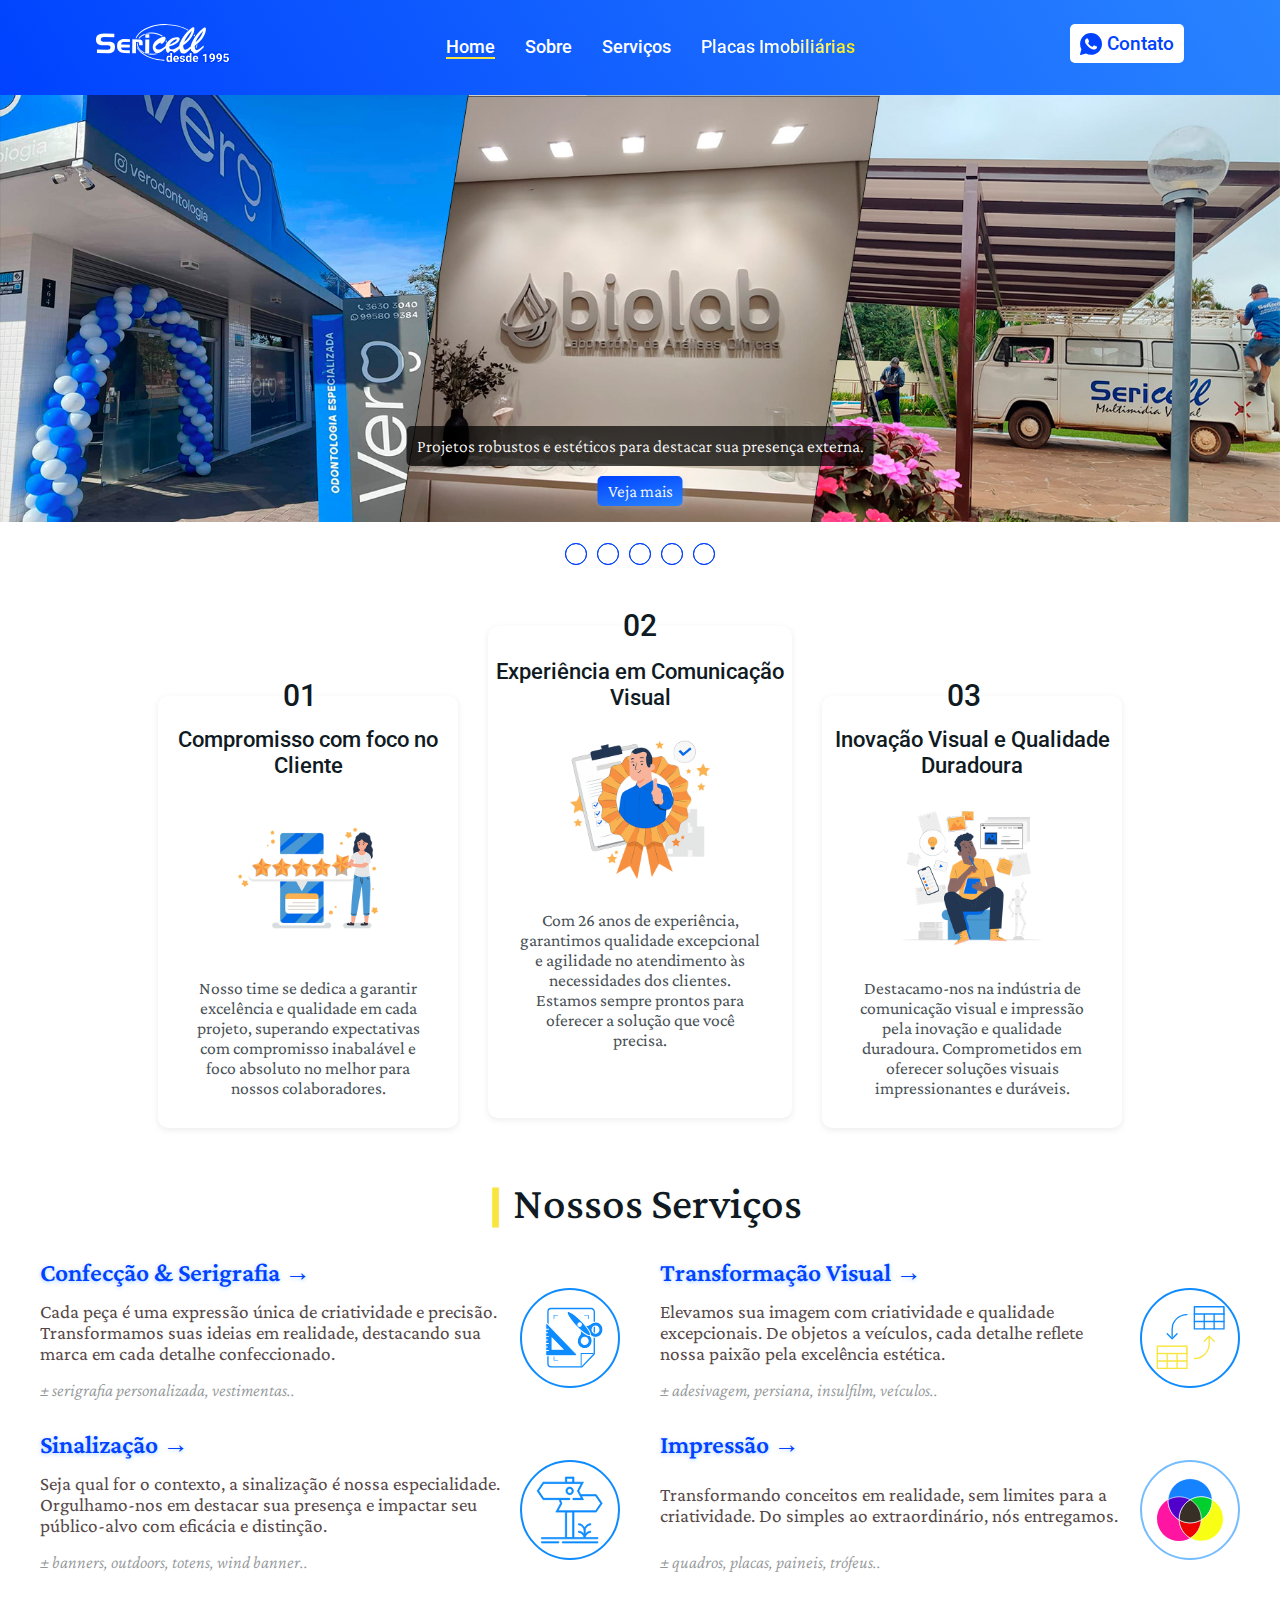
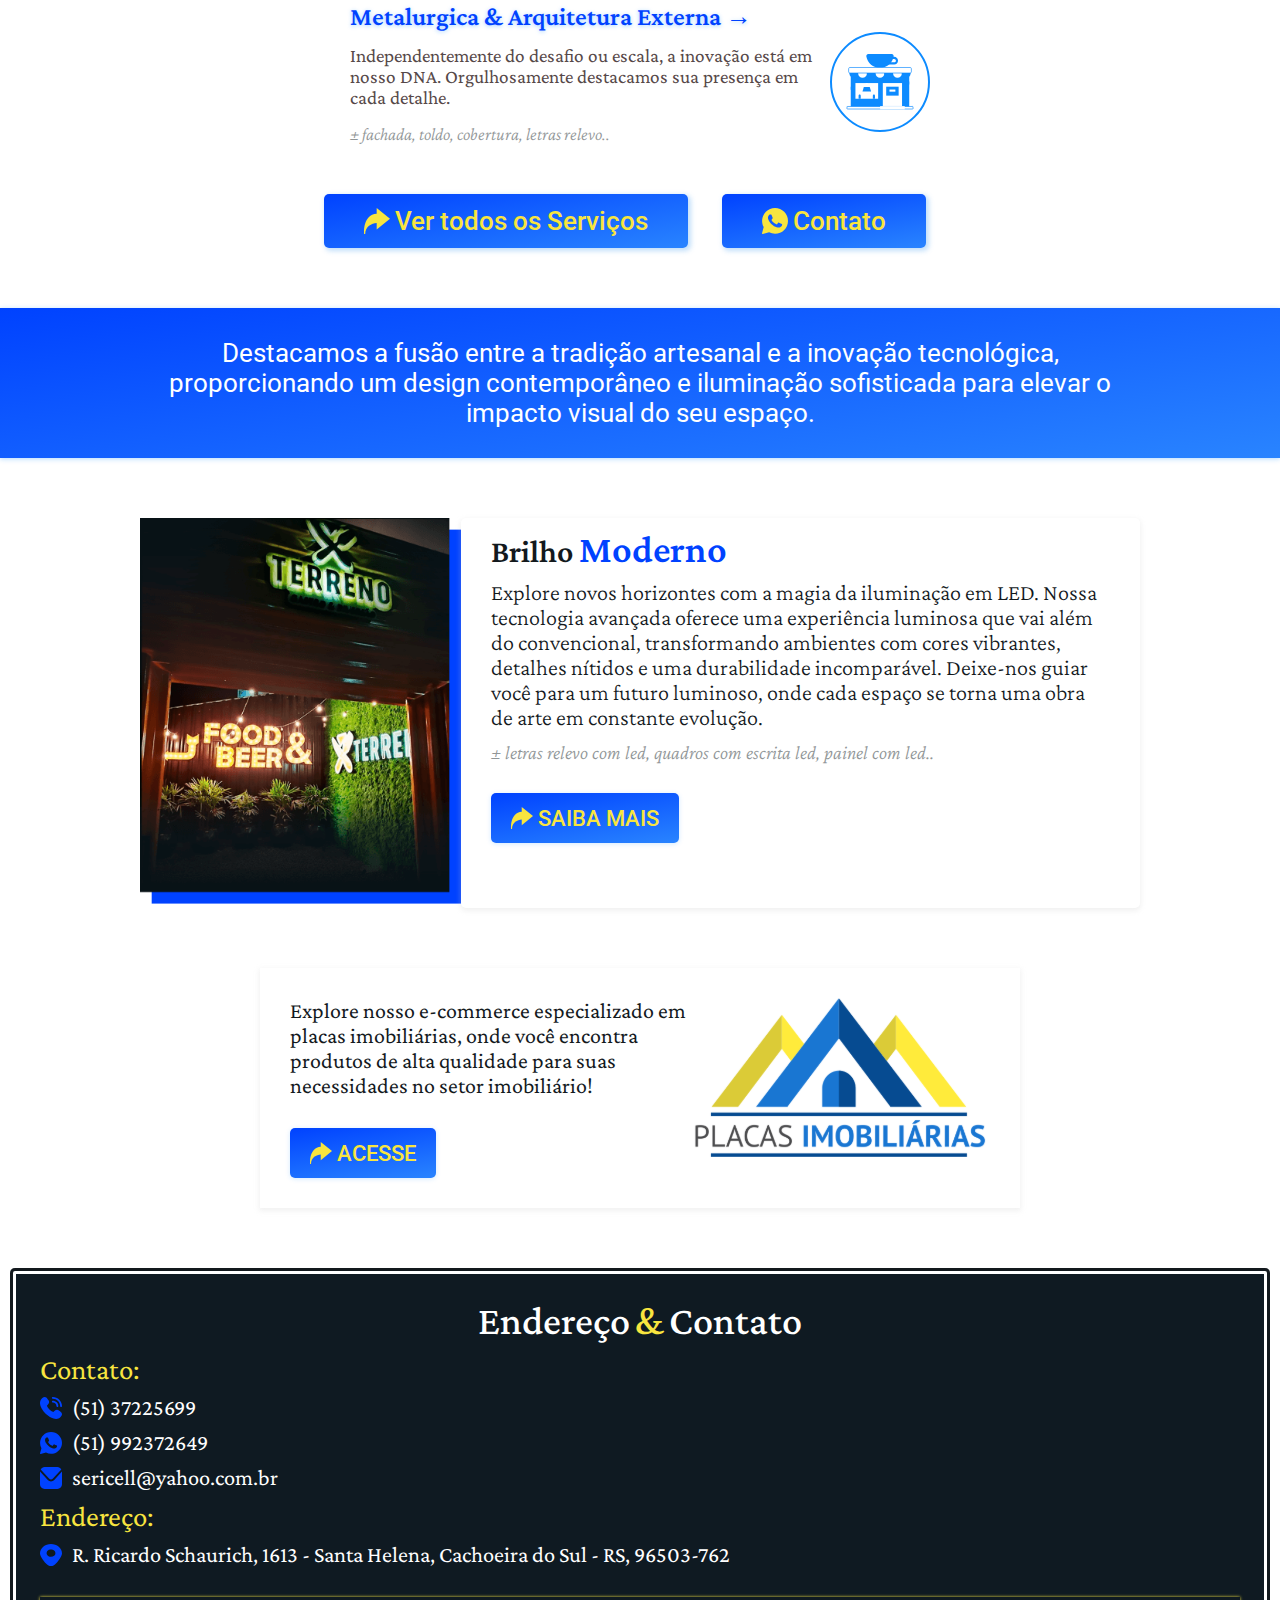
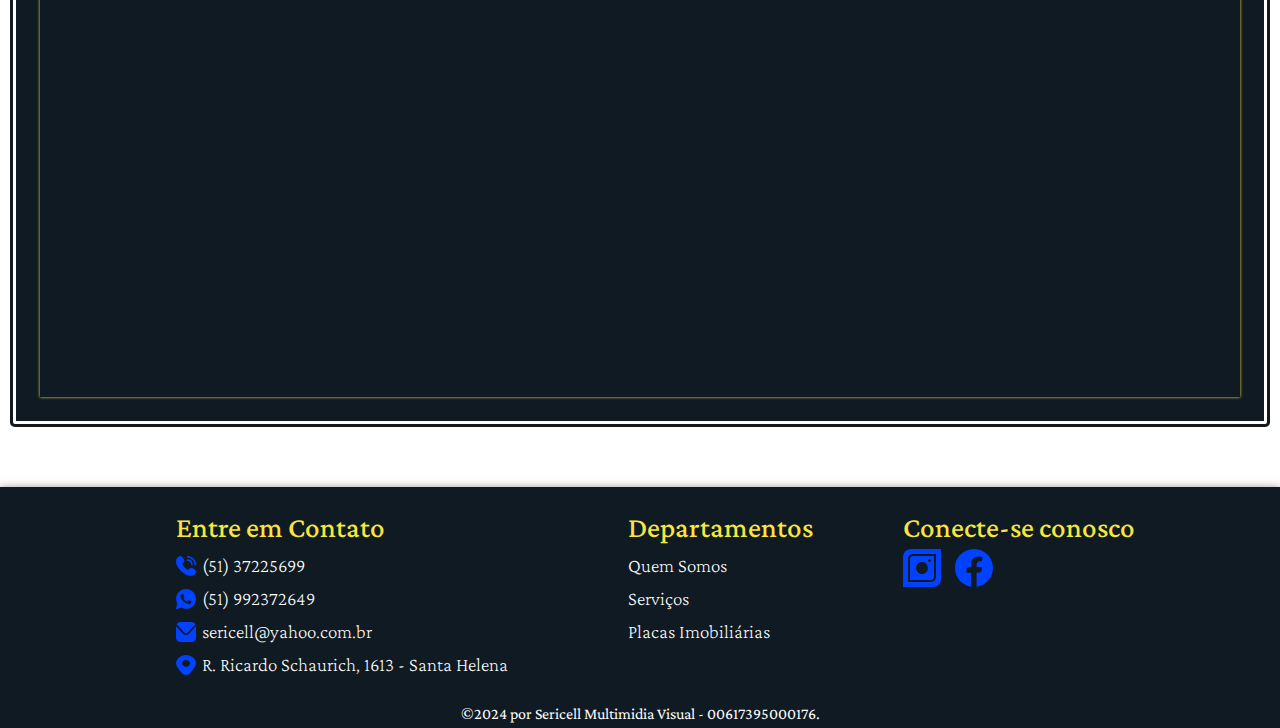
<file: index.html>
<!DOCTYPE html>
<html lang="pt-br">

<head>
  <meta name="description" content="Comunicação Visual e Metalúrgica: Soluções criativas e de alta qualidade em plotagem, fachadas e sinalização para destacar sua marca.">
  <meta name="author" content="Samuel Silveira Bonini, Front End">
  <meta name="keywords" content="grafica, sericell, metalurgica, fachada, adesivos, plotagem, banner, outdoor, windbanner, imobiliária">
  <meta name="robots" content="index, nofollow">
  <meta charset="UTF-8">
  <meta name="viewport" content="width=device-width, initial-scale=1.0">
  <title>Sericell - Multimidía Visual</title>
  <link rel="preconnect" href="https://fonts.googleapis.com">
  <link rel="preconnect" href="https://fonts.gstatic.com" crossorigin>
  <link href="https://fonts.googleapis.com/css2?family=Roboto:ital,wght@0,100;0,300;0,400;0,500;0,700;0,900;1,100;1,300;1,400;1,500;1,700;1,900&display=swap" rel="stylesheet">
  <!---->
  <link href="https://fonts.googleapis.com/css2?family=Crimson+Pro:ital,wght@0,200..900;1,200..900&family=Roboto&display=swap" rel="stylesheet">
  <!---->
  <link rel="shortcut icon" href="Imagens/icons-header/favicon2.svg" type="image/x-icon">
  <script src="script.js" defer></script>
  <link rel="stylesheet" href="CSS-Index-Sobre/global.min.css">
</head>

<body>
  <header>
    <nav class="nav-bar">
      <div class="logo">
        <h1><a href="index.html"><img src="Imagens/icons-header/logo-header.svg" alt="logo"></a></h1>
      </div>

      <div class="nav-list">
        <ul>
          <li class="nav-item selecionado"><a href="index.html" class="nav-link">Home</a></li>
          <li class="nav-item"><a href="sobre.html" class="nav-link">Sobre</a></li>
          <li class="nav-item dropdown-content"><a href="servicos.html" class="nav-link">Serviços</a>
            <ul class="dropdown">
              <li><a href="arquitetura.html">Metalúrgica</a></li>
              <li><a href="transformacao.html">Transformação Visual</a></li>
              <li><a href="sinalizacao.html">Sinalização</a></li>
              <li><a href="impressao.html">Impressão</a></li>
              <li><a href="brilho-moderno.html">Brilho Moderno</a></li>
              <li><a href="confeccao.html">Confecção</a></li>
            </ul>
          </li>
          <li class="nav-item"><a href="https://www.placasimobiliarias.com.br/" target="_blank" class="nav-link"><span class="gradiente-animado">Placas Imobiliárias</span></a></li>
        </ul>

      </div>

      <div class="login-button">
        <a href="https://wa.me/555192372649" target="_blank">
          <button>
            <img src="Imagens/icons-redes/whatsapp.svg" alt="WhatsApp Icon">
            <span>Contato</span>
          </button>
        </a>
      </div>

      <div class="mobile-menu-icon">
        <button onclick="menuShow()"><img class="icon" src="Imagens/icons-header/navegacaomenu-icon.svg" alt="icon navegação"></button>
      </div>
    </nav>

    <div class="mobile-menu">
      <ul>
        <li class="nav-item"><a href="index.html" class="nav-link selecionado">Home</a></li>
        <li class="nav-item"><a href="sobre.html" class="nav-link">Sobre</a></li>
        <li class="nav-item"><a href="servicos.html" class="nav-link">Serviços</a></li>
        <li class="nav-item dropdown-content"><a href="#" class="nav-link">Mais</a>
          <ul class="dropdown">
            <li><a href="arquitetura.html">Metalúrgica</a></li>
            <li><a href="transformacao.html">Transformação Visual</a></li>
            <li><a href="sinalizacao.html">Sinalização</a></li>
            <li><a href="impressao.html">Impressão</a></li>
            <li><a href="brilho-moderno.html">Brilho Moderno</a></li>
            <li><a href="confeccao.html">Confecção</a></li>
          </ul>
        </li>
        <li class="nav-item"><a href="https://www.placasimobiliarias.com.br/" target="_blank" class="nav-link"><span class="gradiente-animado">Placas Imobiliárias</span></a></li>
      </ul>
      <div class="login-button">
        <div class="login-button">
          <a href="https://wa.me/555192372649" target="_blank">
            <button>
              <img src="Imagens/icons-redes/whatsapp.svg" alt="WhatsApp Icon">
              <span>Contato</span>
            </button>
          </a>
        </div>
      </div>
    </div>
  </header>

  <section class="slider">
    <div class="slider-content">
      <input type="radio" name="btn-radio" id="radio1">
      <input type="radio" name="btn-radio" id="radio2">
      <input type="radio" name="btn-radio" id="radio3">
      <input type="radio" name="btn-radio" id="radio4">
      <input type="radio" name="btn-radio" id="radio5">

      <div class="slide-box primeiro">
        <img class="img-desktop" src="Imagens/icons-slide/metalurgica pc.jpg" alt="slide 1">
        <img class="img-mobile" src="Imagens/icons-slide/metalurgica mobile.jpg" alt="slide 1">
        <div class="description">
          <p>Projetos robustos e estéticos para destacar sua presença externa.</p>
          <button><a href="arquitetura.html" target="_blank">Veja mais</a></button>
        </div>
      </div>

      <div class="slide-box">
        <img class="img-desktop" src="Imagens/icons-slide/led pc.jpg" alt="slide 2">
        <img class="img-mobile" src="Imagens/icons-slide/led mobile.jpg" alt="slide 2">
        <div class="description">
          <p>Ilumine com modernidade e estilo com nossas soluções em LED e neon.</p>
          <button><a href="brilho-moderno.html" target="_blank">Veja mais</a></button>
        </div>
      </div>

      <div class="slide-box">
        <img class="img-desktop" src="Imagens/icons-slide/transformação visual pc.jpg" alt="slide 3">
        <img class="img-mobile" src="Imagens/icons-slide/transformação visual mobile.jpg" alt="slide 3">
        <div class="description">
          <p class="descricao-textindex">Elevamos sua imagem com designs criativos e impactantes.</p>
          <button><a href="transformacao.html" target="_blank">Veja mais</a></button>
        </div>
      </div>

      <div class="slide-box">
        <img class="img-desktop" src="Imagens/icons-slide/sinalização pc.jpg" alt="slide 4">
        <img class="img-mobile" src="Imagens/icons-slide/sinalização mobile.jpg" alt="slide 4">
        <div class="description">
          <p>Destacamos sua marca com sinalização eficaz e atraente.</p>
          <button><a href="sinalizacao.html" target="_blank">Veja mais</a></button>
        </div>
      </div>

      <div class="slide-box">
        <img class="img-desktop" src="Imagens/icons-slide/impressão pc.jpg" alt="slide 4">
        <img class="img-mobile" src="Imagens/icons-slide/impressão mobile.jpg" alt="slide 4">
        <div class="description">
          <p>Realizamos impressões de alta qualidade para todas as suas necessidades visuais.</p>
          <button><a href="impressao.html" target="_blank">Veja mais</a></button>
        </div>
      </div>

      <div class="nav-auto nav-auto-primeiro">
        <div class="auto-btn1"></div>
        <div class="auto-btn2"></div>
        <div class="auto-btn3"></div>
        <div class="auto-btn4"></div>
        <div class="auto-btn5"></div>
      </div>

      <div class="nav-manual nav-manual-primeiro">
        <label for="radio1" class="manual-btn"></label>
        <label for="radio2" class="manual-btn"></label>
        <label for="radio3" class="manual-btn"></label>
        <label for="radio4" class="manual-btn"></label>
        <label for="radio5" class="manual-btn"></label>
      </div>

    </div>
  </section>

  <!--CARDS-->

  <section class="container-cards">
    <div class="card">
      <div class="numero-card">01</div>
      <div class="conteudo-card">
        <h2 class="card-texto01">Compromisso com foco no Cliente</h2>
        <img src="Imagens/icons-card/icon-01.png" alt="Imagem-1">
        <p class="conteudo-p">Nosso time se dedica a garantir excelência e qualidade em cada projeto, superando expectativas com compromisso inabalável e foco absoluto no melhor para nossos colaboradores.</p>
      </div>
    </div>

    <div class="card-destaque">
      <div class="numero-card">02</div>
      <div class="conteudo-card">
        <h2 class="card-texto01">Experiência em Comunicação Visual</h2>
        <img src="Imagens/icons-card/icon-02.png" alt="Imagem-2">
        <p class="conteudo-p">Com 26 anos de experiência, garantimos qualidade excepcional e agilidade no atendimento às necessidades dos clientes. Estamos sempre prontos para oferecer a solução que você precisa.</p>
      </div>
    </div>

    <div class="card">
      <div class="numero-card">03</div>
      <div class="conteudo-card">
        <h2 class="card-texto01">Inovação Visual e Qualidade Duradoura</h2>
        <img src="Imagens/icons-card/icon-03.png" alt="Imagem-1">
        <p class="conteudo-p">Destacamo-nos na indústria de comunicação visual e impressão pela inovação e qualidade duradoura. Comprometidos em oferecer soluções visuais impressionantes e duráveis.</p>
      </div>
    </div>
  </section>

  <!--SERVIÇOS-->

  <section class="servicos-container">
    <h1 class="titulo-servicos"><span class="detalhe-titulo-index">❙</span>Nossos Serviços</h1>

    <div class="servicos-grupo">
      <div class="servico">
        <a href="confeccao.html" target="_blank">
          <h2 class="subtitulo">Confecção & Serigrafia →</h2>
        </a>
        <div class="conteudo">
          <p class="info-servico">Cada peça é uma expressão única de criatividade e precisão. Transformamos suas ideias em realidade, destacando sua marca em cada detalhe confeccionado.</p>
          <img src="Imagens/icons-servicos/icon-confeccao.svg" alt="imagem confeccao" class="icone">
        </div>
        <span class="info">± serigrafia personalizada, vestimentas..</span>
      </div>

      <div class="servico">
        <a href="transformacao.html" target="_blank">
          <h2 class="subtitulo">Transformação Visual →</h2>
        </a>
        <div class="conteudo">
          <p class="info-servico">Elevamos sua imagem com criatividade e qualidade excepcionais. De objetos a veículos, cada detalhe reflete nossa paixão pela excelência estética.</p>
          <img src="Imagens/icons-servicos/icon-transformacao visual.svg" alt="imagem visual" class="icone">
        </div>
        <span class="info">± adesivagem, persiana, insulfilm, veículos..</span>
      </div>
    </div>

    <div class="servicos-grupo">
      <div class="servico">
        <a href="sinalizacao.html" target="_blank">
          <h2 class="subtitulo">Sinalização →</h2>
        </a>
        <div class="conteudo">
          <p class="info-servico">Seja qual for o contexto, a sinalização é nossa especialidade. Orgulhamo-nos em destacar sua presença e impactar seu público-alvo com eficácia e distinção.</p>
          <img src="Imagens/icons-servicos/icon-sinalizacao.svg" alt="imagem sinalizacao" class="icone">
        </div>
        <span class="info">± banners, outdoors, totens, wind banner..</span>
      </div>

      <div class="servico">
        <a href="impressao.html" target="_blank">
          <h2 class="subtitulo">Impressão →</h2>
        </a>
        <div class="conteudo">
          <p class="info-servico">Transformando conceitos em realidade, sem limites para a criatividade. Do simples ao extraordinário, nós entregamos.</p>
          <img src="Imagens/icons-servicos/Impressao-icon.svg" alt="imagem impressao" class="icone">
        </div>
        <span class="info">± quadros, placas, paineis, trófeus..</span>
      </div>
    </div>

    <div class="metalurgica-serv">
      <div class="servico">
        <a href="arquitetura.html" target="_blank">
          <h2 class="subtitulo">Metalurgica & Arquitetura Externa →</h2>
        </a>
        <div class="conteudo">
          <p class="info-servico">Independentemente do desafio ou escala, a inovação está em nosso DNA. Orgulhosamente destacamos sua presença em cada detalhe.</p>
          <img src="Imagens/icons-servicos/Icon-arquitetura.svg" alt="imagem arquitetura" class="icone">
        </div>
        <span class="info">± fachada, toldo, cobertura, letras relevo..</span>
      </div>
    </div>
    </div>
  </section>

  <section class="section-button">
    <div class="servicos-button">
      <div>
        <a href="servicos.html">
          <button class="botao-1">
            <img src="Imagens/icons-universal/arrow-button.svg" alt="Icon saiba mais">
            <span class="button-saiba">Ver todos os Serviços</span>
          </button>
        </a>

        <a href="https://wa.me/555192372649" target="_blank">
          <button class="botao-2">
            <img src="Imagens/icons-redes/whatsapp-amarelo.svg" alt="WhatsApp Icon">
            <span class="button-saiba">Contato</span>
          </button>
        </a>

      </div>
  </section>

  <div class="led">
    <h1 class="frase-led">Destacamos a fusão entre a tradição artesanal e a inovação tecnológica, proporcionando um design contemporâneo e iluminação sofisticada para elevar o impacto visual do seu espaço.</h1>
  </div>

  <section class="brilho-moderno">
    <div class="brilho-img">
      <img src="Imagens/icons-universal/LED-CORES 1.png" alt="imagem led">
    </div>

    <div class="brilho-text">
      <div class="text-geral">
        <h1 class="titulo-brilho">Brilho <span class="moderno-text">Moderno</span></h1>
        <p class="text-brilho">Explore novos horizontes com a magia da iluminação em LED. Nossa tecnologia avançada oferece uma experiência luminosa que vai além do convencional, transformando ambientes com cores vibrantes, detalhes nítidos e uma durabilidade incomparável. Deixe-nos guiar você para um futuro luminoso, onde cada espaço se torna uma obra de arte em constante evolução.</p>
        <span class="info-brilho">± letras relevo com led, quadros com escrita led, painel com led..</span>

      </div>
      <div class="brilho-button">
        <div>
          <a href="brilho-moderno.html">
            <button class="botao-1">
              <img src="Imagens/icons-universal/arrow-button.svg" alt="Entrar Icon">
              <span class="button-saiba">SAIBA MAIS</span>
            </button>
          </a>
        </div>
      </div>
  </section>

  <section class="imobilaria">
    <div class="imobilaria-container">
      <div>
        <h1 class="imobilaria-text">Explore nosso e-commerce especializado em placas imobiliárias, onde você encontra produtos de alta qualidade para suas necessidades no setor imobiliário!</h1>
        <div class="brilho-button">
          <div>
            <a href="https://www.placasimobiliarias.com.br/" target="_blank">
              <button class="botao-1">
                <img src="Imagens/icons-universal/arrow-button.svg" alt="Entrar Icon">
                <span class="button-saiba">ACESSE</span>
              </button>
            </a>
          </div>
        </div>
      </div>
      <div class="imobilaria-img"><img src="Imagens/icons-universal/logo-imobilaria.svg" alt="imobilaria"></div>
    </div>
  </section>


  <section class="endereco-contato">
    <div class="container-contato">
      <div>
        <h1 class="contato-titulo">Endereço <span class="span-contato">&</span> Contato</h1>
        <div class="contato-info">
          <h2>Contato:</h2>
          <ul class="lista-contato">
            <li><img src="Imagens/icons-redes/telefone.svg" alt="icon telefone"><a href="tel:+555137225699">(51) 37225699</a></li>
            <li><img src="Imagens/icons-redes/whatsapp.svg" alt="icon whatsapp"><a href="https://wa.me/555192372649" target="_blank">(51) 992372649</a></li>
            <li><img src="Imagens/icons-redes/Email.svg" alt="icon email"><a href="mailto:sericell@yahoo.com.br">sericell@yahoo.com.br</a></li>
          </ul>
        </div>

        <div class="endereco-info">
          <h2>Endereço:</h2>
          <ul class="lista-endereco">
            <li>
              <img src="Imagens/icons-redes/mapa.svg" alt="icon mapa"><a href="https://maps.app.goo.gl/M8uY3YCiCxvRiDvF6" target="_blank" class="mapa-sobre">R. Ricardo Schaurich, 1613 - Santa Helena, Cachoeira do Sul - RS, 96503-762</a>
            </li>
          </ul>

          <div class="mapa">
            <iframe src="https://www.google.com/maps/embed?pb=!1m18!1m12!1m3!1d3454.2588813179614!2d-52.92082466979063!3d-30.02942996922685!2m3!1f0!2f0!3f0!3m2!1i1024!2i768!4f13.1!3m3!1m2!1s0x9504a782ce4010dd%3A0xc772def8573b38a6!2zU2VyaWNlbGwgQ29tdW5pY2HDp8OjbyBWaXN1YWwgZSBTaW5hbGl6YcOnw6Nv!5e0!3m2!1spt-BR!2sbr!4v1713487092978!5m2!1spt-BR!2sbr" style="border:0;" allowfullscreen="" loading="lazy" referrerpolicy="no-referrer-when-downgrade"></iframe>
          </div>
        </div>
  </section>

  <footer class="background-footer">
    <div class="footer-container">
      <div class="footer-sobre">
        <h2 class="text-footer">Entre em Contato</h2>
        <a href="tel:+555137225699">
          <p class="text-somos"><img class="icons-footer" src="Imagens/icons-redes/telefone.svg" alt="telefone">(51) 37225699</p>
        </a>
        <a href="https://wa.me/555192372649">
          <p class="text-somos"><img class="icons-footer" src="Imagens/icons-redes/whatsapp.svg" alt="whatsapp">(51) 992372649</p>
        </a>
        <a href="mailto:sericell@yahoo.com.br">
          <p class="text-somos"><img class="icons-footer" src="Imagens/icons-redes/Email.svg" alt="email">sericell@yahoo.com.br</p>
        </a>
        <a href="https://maps.app.goo.gl/M8uY3YCiCxvRiDvF6" target="_blank">
          <p class="text-somos"><img class="icons-footer" src="Imagens/icons-redes/mapa.svg" alt="mapa">R. Ricardo Schaurich, 1613 - Santa Helena</p>
        </a>
      </div>

      <div class="footer-sobre">
        <h2 class="text-footer">Departamentos</h2>
        <a href="sobre.html">
          <p class="text-somos">Quem Somos</p>
        </a>
        <a href="servicos.html">
          <p class="text-somos">Serviços</p>
        </a>
        <a href="https://www.placasimobiliarias.com.br/" target="_blank">
          <p class="text-somos">Placas Imobiliárias</p>
        </a>
      </div>

      <div class="footer-conect">
        <h2 class="text-footer">Conecte-se conosco</h2>
        <p class="footer-redesocial">
          <a href="https://www.instagram.com/sericellmultimidia?utm_source=ig_web_button_share_sheet&igsh=ZDNlZDc0MzIxNw==" target="_blank"><img src="Imagens/icons-redes/insta.svg" alt="Instagram"></a>
          <a href="https://www.facebook.com/sericell" target="_blank"><img src="Imagens/icons-redes/face.svg" alt="Facebook"></a>
        </p>
      </div>
    </div>

    <span class="footer-span">©2024 por Sericell Multimidia Visual - 00617395000176.</span>
  </footer>
</body>

</html>
</file>
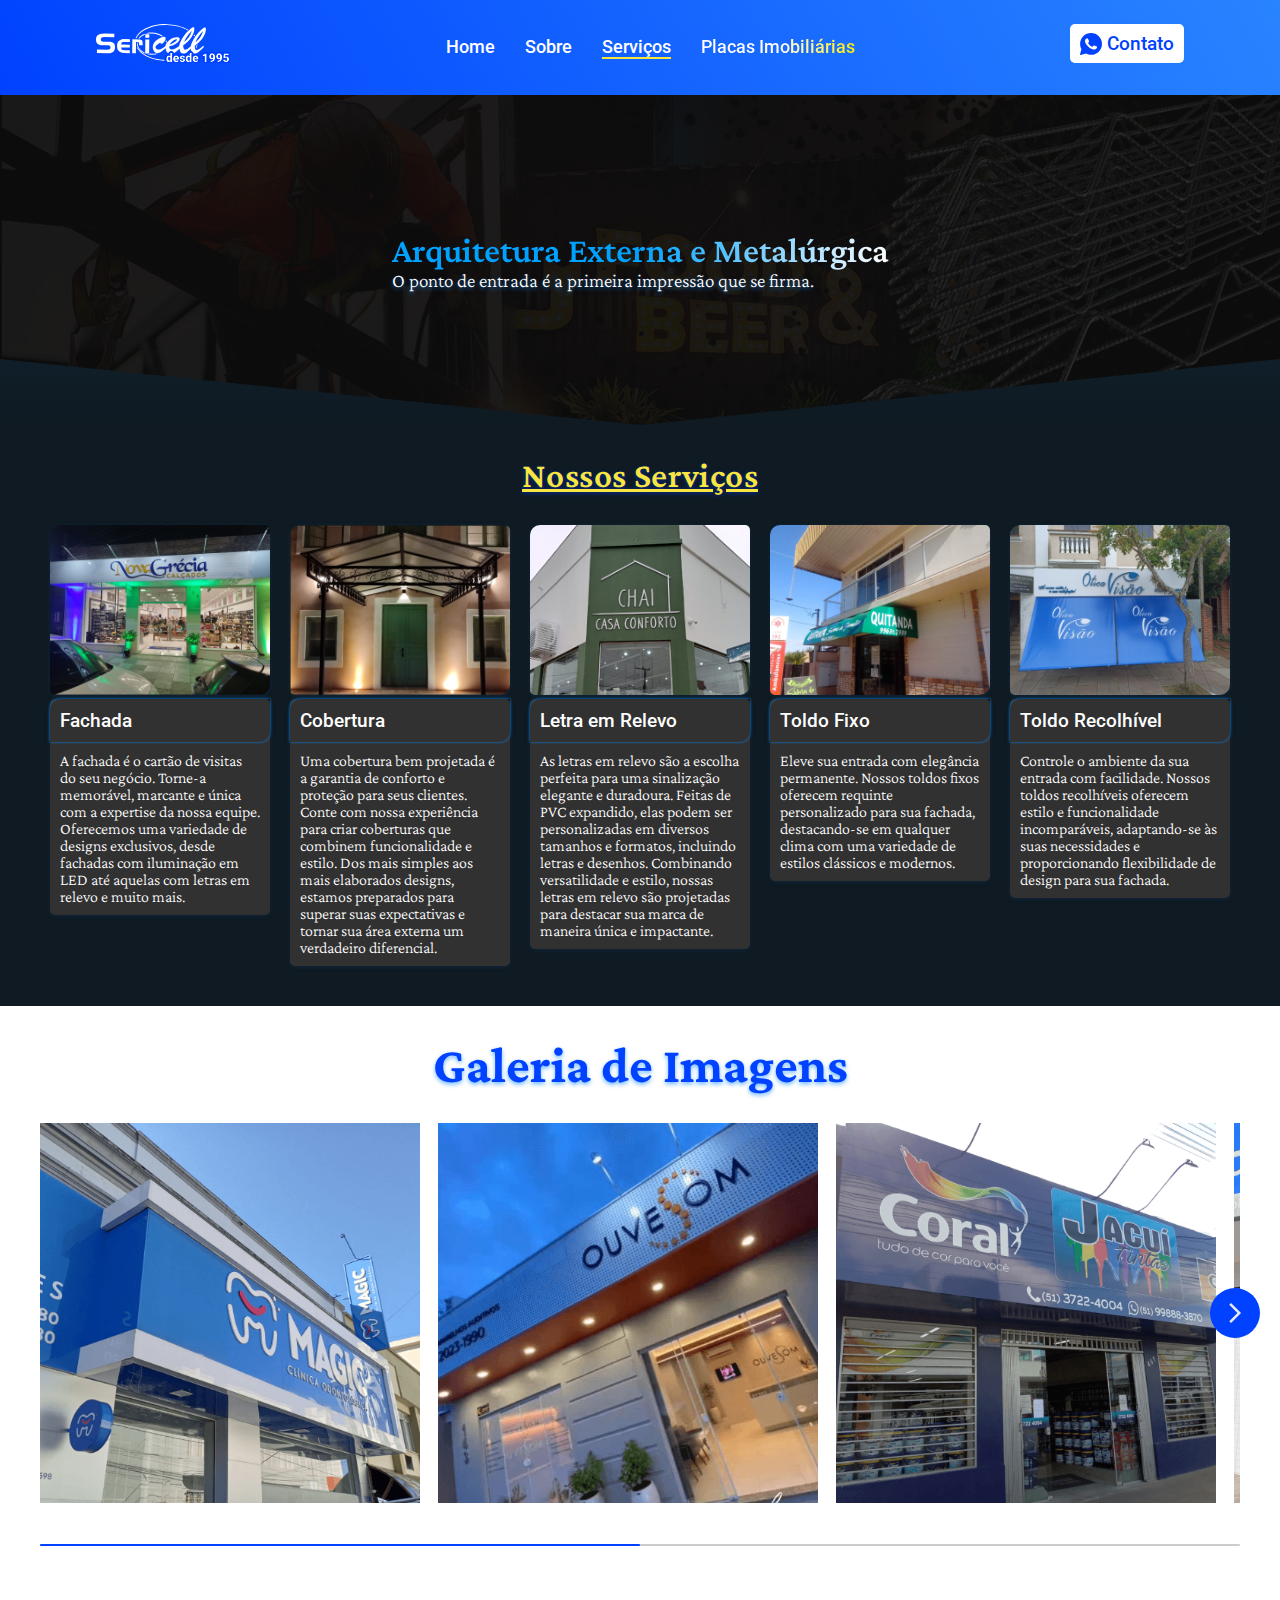
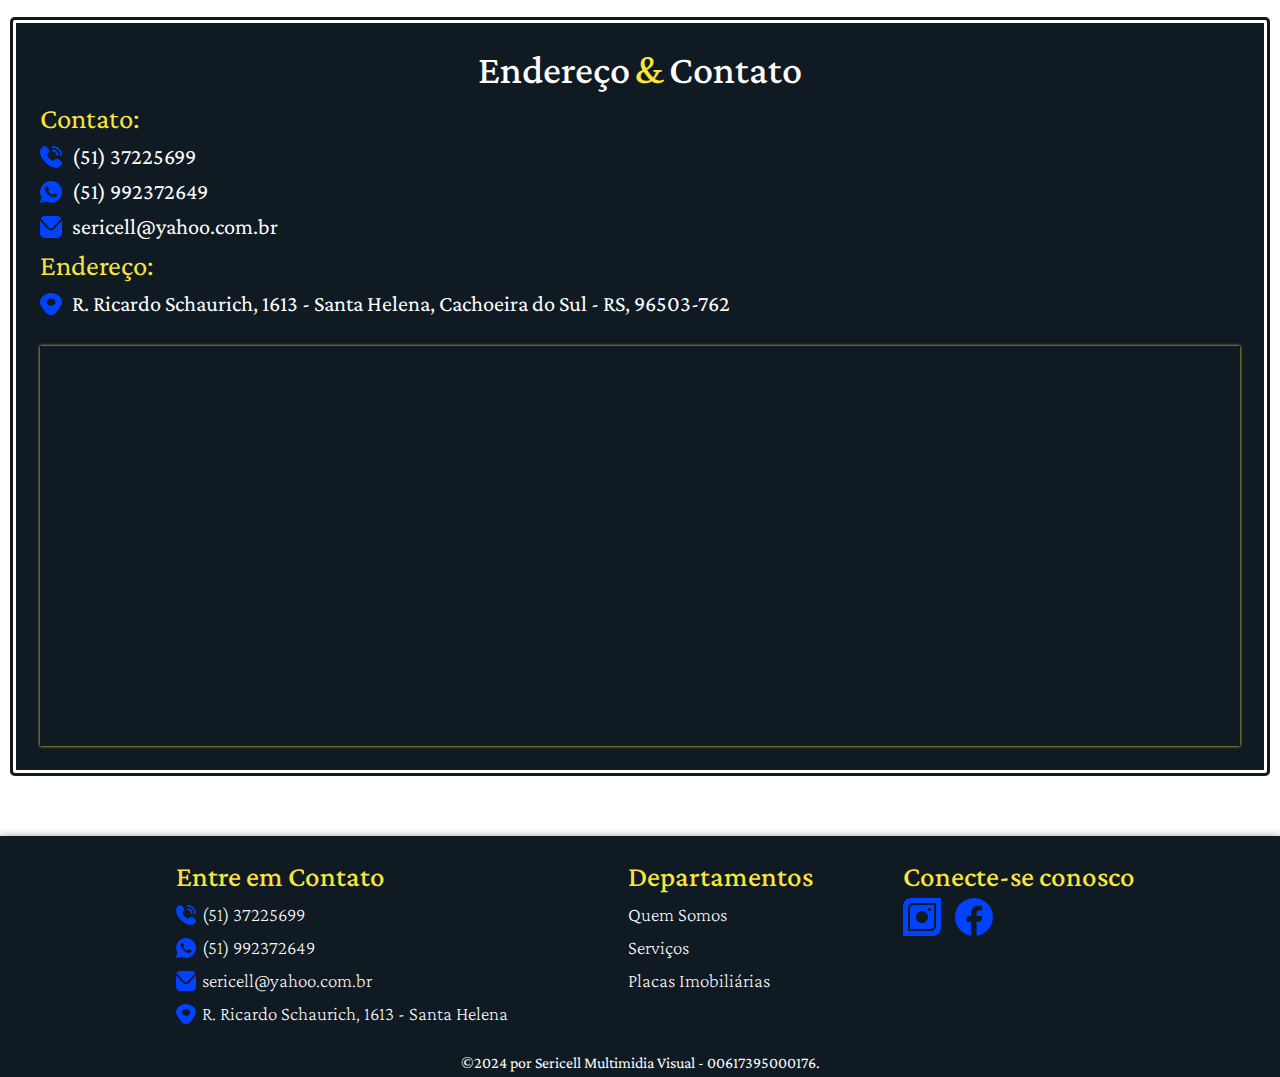
<file: arquitetura.html>
<!DOCTYPE html>
<html lang="pt-br">

<head>
  <meta charset="UTF-8">
  <meta name="viewport" content="width=device-width, initial-scale=1.0">
  <title>Sericell - Multimidía Visual</title>
  <link rel="preconnect" href="https://fonts.googleapis.com">
  <link rel="preconnect" href="https://fonts.gstatic.com" crossorigin>
  <link href="https://fonts.googleapis.com/css2?family=Roboto:ital,wght@0,100;0,300;0,400;0,500;0,700;0,900;1,100;1,300;1,400;1,500;1,700;1,900&display=swap" rel="stylesheet">
  <!---->
  <link href="https://fonts.googleapis.com/css2?family=Crimson+Pro:ital,wght@0,200..900;1,200..900&family=Roboto&display=swap" rel="stylesheet">
  <!---->
  <link rel="shortcut icon" href="Imagens/icons-header/favicon2.svg" type="image/x-icon">
  <link rel="stylesheet" href="CSS-Index-Sobre/global.min.css">
</head>

<body>
  <header>
    <nav class="nav-bar">
      <div class="logo">
        <h1><a href="index.html"><img src="Imagens/icons-header/logo-header.svg" alt="logo"></a></h1>
      </div>

      <div class="nav-list">
        <ul>
          <li class="nav-item"><a href="index.html" class="nav-link">Home</a></li>
          <li class="nav-item"><a href="sobre.html" class="nav-link">Sobre</a></li>
          <li class="nav-item selecionado dropdown-content"><a href="servicos.html" class="nav-link">Serviços</a>
            <ul class="dropdown">
              <li class="selecionado"><a href="arquitetura.html">Metalúrgica</a></li>
              <li><a href="transformacao.html">Transformação Visual</a></li>
              <li><a href="sinalizacao.html">Sinalização</a></li>
              <li><a href="impressao.html">Impressão</a></li>
              <li><a href="brilho-moderno.html">Brilho Moderno</a></li>
              <li><a href="confeccao.html">Confecção</a></li>
            </ul>
          </li>
          <li class="nav-item"><a href="https://www.placasimobiliarias.com.br/" target="_blank" class="nav-link"><span class="gradiente-animado">Placas Imobiliárias</span></a></li>
        </ul>
      </div>
      <div class="login-button">
        <div class="login-button">
          <a href="https://wa.me/555192372649" target="_blank">
            <button>
              <img src="Imagens/icons-redes/whatsapp.svg" alt="WhatsApp Icon">
              <span>Contato</span>
            </button>
          </a>
        </div>
      </div>

      <div class="mobile-menu-icon">
        <button onclick="menuShow()"><img class="icon" src="Imagens/icons-header/navegacaomenu-icon.svg" alt="icon navegação"></button>
      </div>
    </nav>

    <div class="mobile-menu">
      <ul>
        <li class="nav-item"><a href="index.html" class="nav-link">Home</a></li>
        <li class="nav-item"><a href="sobre.html" class="nav-link">Sobre</a></li>
        <li class="nav-item dropdown-content"><a href="servicos.html" class="nav-link">Serviços</a></li>
        <li class="nav-item dropdown-content"><a href="#" class="nav-link">Mais</a>
          <ul class="dropdown">
            <li class="selecionado"><a href="arquitetura.html">Metalúrgica</a></li>
            <li><a href="transformacao.html">Transformação Visual</a></li>
            <li><a href="sinalizacao.html">Sinalização</a></li>
            <li><a href="impressao.html">Impressão</a></li>
            <li><a href="brilho-moderno.html">Brilho Moderno</a></li>
            <li><a href="confeccao.html">Confecção</a></li>
          </ul>
        </li>
        <li class="nav-item"><a href="https://www.placasimobiliarias.com.br/" target="_blank" class="nav-link"><span class="gradiente-animado">Placas Imobiliárias</span></a></li>
      </ul>
      <div class="login-button">
        <div class="login-button">
          <a href="https://wa.me/555192372649" target="_blank">
            <button>
              <img src="Imagens/icons-redes/whatsapp.svg" alt="WhatsApp Icon">
              <span>Contato</span>
            </button>
          </a>
        </div>
      </div>
    </div>
  </header>

  <main class="background-cor">
    <div class="trabalho-inicio-container background-arquitetura">
      <div class="trabalho-frase">
        <div>
          <h1>Arquitetura Externa e Metalúrgica</h1>
          <span>O ponto de entrada é a primeira impressão que se firma.</span>
        </div>
      </div>
    </div>
  </main>

  <section class="background-services-page">
    <div class="container-services-page">
      <h1 class="titulo-services-page">Nossos Serviços</h1>
      <div class="blocos-services">
        <div class="bloco-service">
          <img src="Imagens-arquitetura/cards/fachada.png" alt="Imagem serviço fachada">
          <div class="texto-service">
            <h2>Fachada</h2>
            <p>A fachada é o cartão de visitas do seu negócio. Torne-a memorável, marcante e única com a expertise da nossa equipe. Oferecemos uma variedade de designs exclusivos, desde fachadas com iluminação em LED até aquelas com letras em relevo e muito mais.</p>
          </div>
        </div>
        <!-- --------- -->
        <div class="bloco-service">
          <img src="Imagens-arquitetura/cards/cobertura.png" alt="Imagem serviço cobertura">
          <div class="texto-service">
            <h2>Cobertura</h2>
            <p>Uma cobertura bem projetada é a garantia de conforto e proteção para seus clientes. Conte com nossa experiência para criar coberturas que combinem funcionalidade e estilo. Dos mais simples aos mais elaborados designs, estamos preparados para superar suas expectativas e tornar sua área externa um verdadeiro diferencial.</p>
          </div>
        </div>
        <!-- --------- -->
        <div class="bloco-service">
          <img src="Imagens-arquitetura/cards/letra-exp.png" alt="Imagem serviço letras expandida">
          <div class="texto-service">
            <h2>Letra em Relevo</h2>
            <p>As letras em relevo são a escolha perfeita para uma sinalização elegante e duradoura. Feitas de PVC expandido, elas podem ser personalizadas em diversos tamanhos e formatos, incluindo letras e desenhos. Combinando versatilidade e estilo, nossas letras em relevo são projetadas para destacar sua marca de maneira única e impactante.
            </p>
          </div>
        </div>
        <!-- --------- -->
        <div class="bloco-service">
          <img src="Imagens-arquitetura/cards/toldo-fix.png" alt="Imagem serviço toldo fixo">
          <div class="texto-service">
            <h2>Toldo Fixo</h2>
            <p>Eleve sua entrada com elegância permanente. Nossos toldos fixos oferecem requinte personalizado para sua fachada, destacando-se em qualquer clima com uma variedade de estilos clássicos e modernos.</p>
          </div>
        </div>
        <!-- --------- -->
        <div class="bloco-service">
          <img src="Imagens-arquitetura/cards/toldo-rec.png" alt="Imagem serviço toldo recolhível">
          <div class="texto-service">
            <h2>Toldo Recolhível</h2>
            <p>Controle o ambiente da sua entrada com facilidade. Nossos toldos recolhíveis oferecem estilo e funcionalidade incomparáveis, adaptando-se às suas necessidades e proporcionando flexibilidade de design para sua fachada.</p>
          </div>
        </div>
      </div>
    </div>
  </section>

  <section id="container-galeria">
    <div class="container">
      <div class="titulo-galeria">
        <h1>Galeria de Imagens</h1>
      </div>
      <div class="slider-wrapper">
        <button id="prev-slide" class="slide-button material-symbols-rounded">&#160<svg xmlns="http://www.w3.org/2000/svg" height="24px" viewBox="0 -960 960 960" width="24px" fill="#e8eaed">
            <path d="M400-80 0-480l400-400 71 71-329 329 329 329-71 71Z" />
          </svg></button>
        <div class="image-list">
          <img src="Imagens-arquitetura/img1.png" alt="img1" class="image-item">
          <img src="Imagens-arquitetura/img2.png" alt="img2" class="image-item">
          <img src="Imagens-arquitetura/img3.png" alt="img3" class="image-item">
          <img src="Imagens-arquitetura/img4.png" alt="img4" class="image-item">
          <img src="Imagens-arquitetura/img5.png" alt="img5" class="image-item">
          <img src="Imagens-arquitetura/img6.png" alt="img6" class="image-item">
          <img src="Imagens-arquitetura/img7.png" alt="img7" class="image-item">
          <img src="Imagens-arquitetura/img8.png" alt="img8" class="image-item">
          <img src="Imagens-arquitetura/img9.png" alt="img9" class="image-item">
          <img src="Imagens-arquitetura/img10.png" alt="img10" class="image-item">
          <img src="Imagens-arquitetura/img11.png" alt="img11" class="image-item">
          <img src="Imagens-arquitetura/img12.png" alt="img12" class="image-item">
          <img src="Imagens-arquitetura/img13.png" alt="img13" class="image-item">
          <img src="Imagens-arquitetura/img14.png" alt="img14" class="image-item">
          <img src="Imagens-arquitetura/img15.png" alt="img15" class="image-item">

        </div>
        <button id="next-slide" class="slide-button"><svg xmlns="http://www.w3.org/2000/svg" height="24px" viewBox="0 -960 960 960" width="24px" fill="#e8eaed">
            <path d="m321-80-71-71 329-329-329-329 71-71 400 400L321-80Z" />
          </svg></button>
      </div>
      <div class="slider-scrollbar">
        <div class="scrollbar-track">
          <div class="scrollbar-thumb">

          </div>
        </div>
      </div>
    </div>
  </section>




  <!-- FIM GALERIA -->

  <section class="endereco-contato">
    <div class="container-contato">
      <div>
        <h1 class="contato-titulo">Endereço <span class="span-contato">&</span> Contato</h1>

        <div class="contato-info">
          <h2>Contato:</h2>
          <ul class="lista-contato">
            <li><img src="Imagens/icons-redes/telefone.svg" alt="icon"><a href="tel:+555137225699">(51) 37225699</a></li>
            <li><img src="Imagens/icons-redes/whatsapp.svg" alt="icon"><a href="https://wa.me/555192372649" target="_blank">(51) 992372649</a></li>
            <li><img src="Imagens/icons-redes/Email.svg" alt="icon"><a href="mailto:sericell@yahoo.com.br">sericell@yahoo.com.br</a></li>
          </ul>
        </div>

        <div class="endereco-info">
          <h2>Endereço:</h2>
          <ul class="lista-endereco">
            <li>
              <img src="Imagens/icons-redes/mapa.svg" alt="icon"><a href="https://maps.app.goo.gl/M8uY3YCiCxvRiDvF6" target="_blank" class="mapa-sobre">R. Ricardo Schaurich, 1613 - Santa Helena, Cachoeira do Sul - RS, 96503-762</a>
            </li>
          </ul>

          <div class="mapa">
            <iframe src="https://www.google.com/maps/embed?pb=!1m18!1m12!1m3!1d3454.2588813179614!2d-52.92082466979063!3d-30.02942996922685!2m3!1f0!2f0!3f0!3m2!1i1024!2i768!4f13.1!3m3!1m2!1s0x9504a782ce4010dd%3A0xc772def8573b38a6!2zU2VyaWNlbGwgQ29tdW5pY2HDp8OjbyBWaXN1YWwgZSBTaW5hbGl6YcOnw6Nv!5e0!3m2!1spt-BR!2sbr!4v1713487092978!5m2!1spt-BR!2sbr" style="border:0;" allowfullscreen="" loading="lazy" referrerpolicy="no-referrer-when-downgrade"></iframe>
          </div>
        </div>
  </section>

  <footer class="background-footer">
    <div class="footer-container">
      <div class="footer-sobre">
        <h2 class="text-footer">Entre em Contato</h2>
        <a href="tel:+555137225699">
          <p class="text-somos"><img class="icons-footer" src="Imagens/icons-redes/telefone.svg" alt="telefone">(51) 37225699</p>
        </a>
        <a href="https://wa.me/555192372649">
          <p class="text-somos"><img class="icons-footer" src="Imagens/icons-redes/whatsapp.svg" alt="whatsapp">(51) 992372649</p>
        </a>
        <a href="mailto:sericell@yahoo.com.br">
          <p class="text-somos"><img class="icons-footer" src="Imagens/icons-redes/Email.svg" alt="email">sericell@yahoo.com.br</p>
        </a>
        <a href="https://maps.app.goo.gl/M8uY3YCiCxvRiDvF6" target="_blank">
          <p class="text-somos"><img class="icons-footer" src="Imagens/icons-redes/mapa.svg" alt="mapa">R. Ricardo Schaurich, 1613 - Santa Helena</p>
        </a>
      </div>

      <div class="footer-sobre">
        <h2 class="text-footer">Departamentos</h2>
        <a href="sobre.html">
          <p class="text-somos">Quem Somos</p>
        </a>
        <a href="servicos.html">
          <p class="text-somos">Serviços</p>
        </a>
        <a href="https://www.placasimobiliarias.com.br/" target="_blank">
          <p class="text-somos">Placas Imobiliárias</p>
        </a>
      </div>

      <div class="footer-conect">
        <h2 class="text-footer">Conecte-se conosco</h2>
        <p class="footer-redesocial">
          <a href="https://www.instagram.com/sericellmultimidia?utm_source=ig_web_button_share_sheet&igsh=ZDNlZDc0MzIxNw==" target="_blank"><img src="Imagens/icons-redes/insta.svg" alt="Instagram"></a>
          <a href="https://www.facebook.com/sericell" target="_blank"><img src="Imagens/icons-redes/face.svg" alt="Facebook"></a>
        </p>
      </div>
    </div>

    <span class="footer-span">©2024 por Sericell Multimidia Visual - 00617395000176.</span>
  </footer>

  <script src="script.js" defer></script>
</body>

</html>
</file>
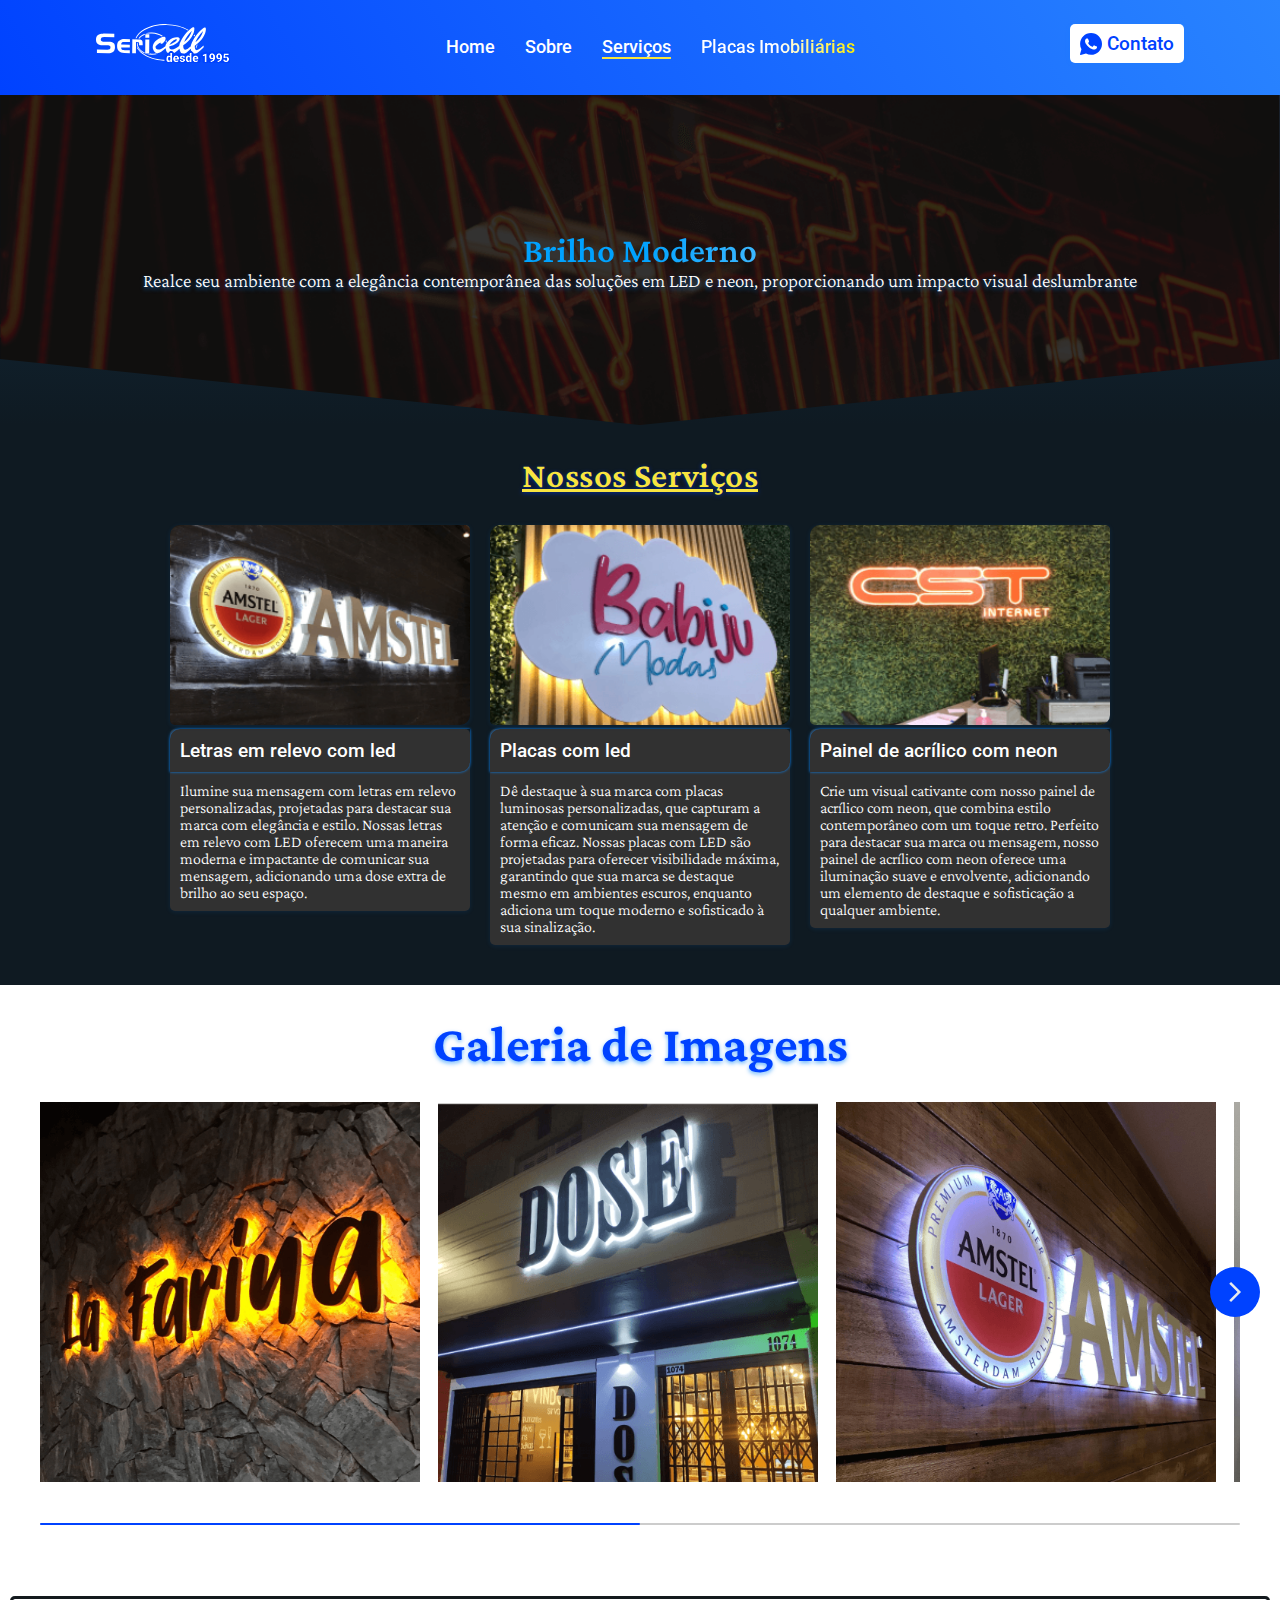
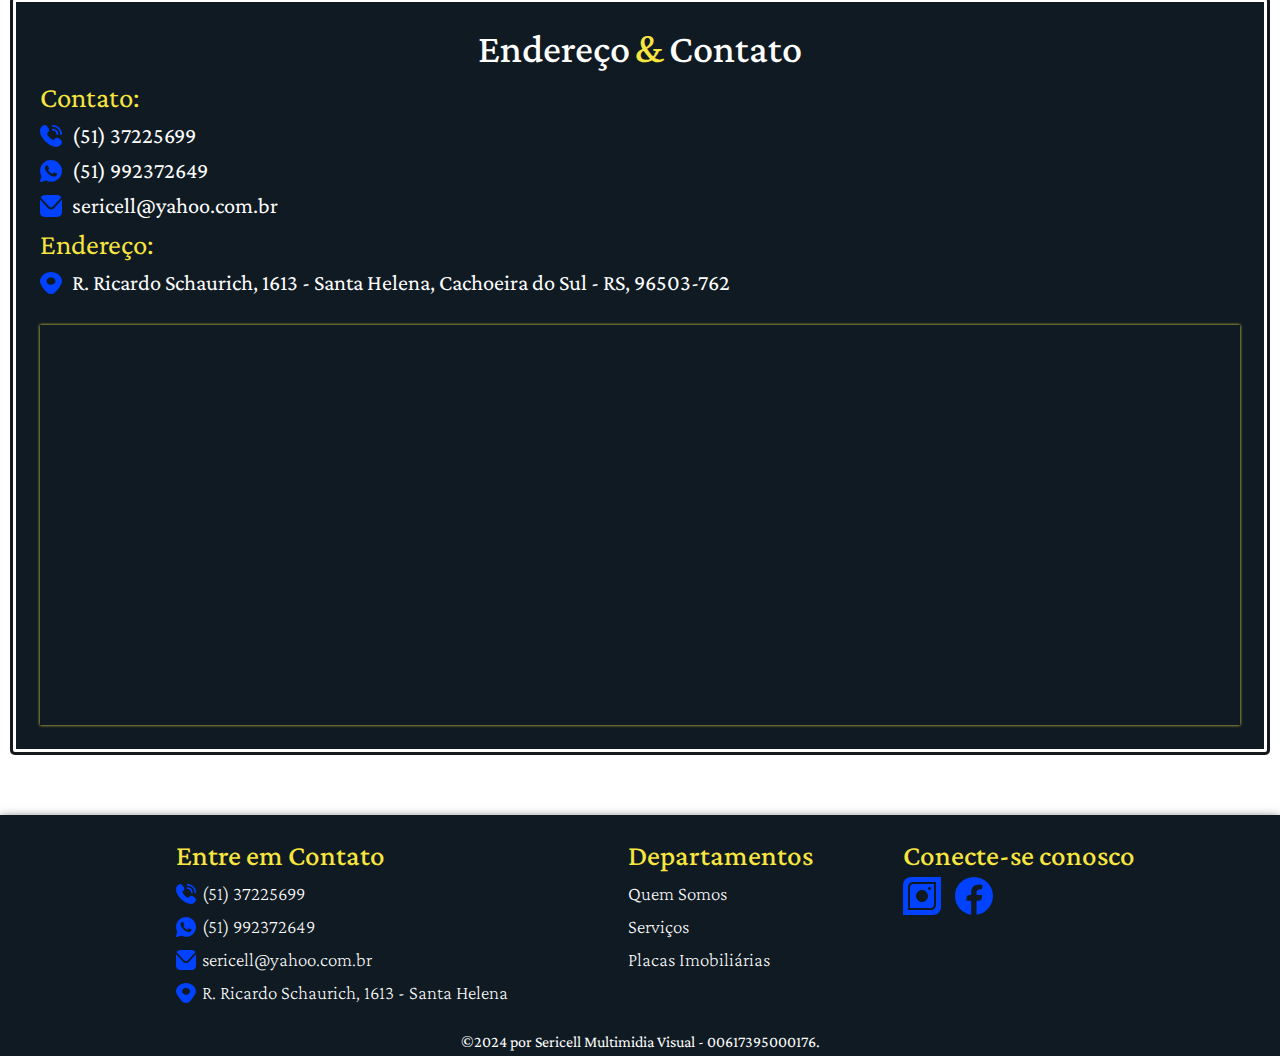
<file: brilho-moderno.html>
<!DOCTYPE html>
<html lang="pt-br">

<head>
  <meta charset="UTF-8">
  <meta name="viewport" content="width=device-width, initial-scale=1.0">
  <title>Sericell - Multimidía Visual</title>
  <link rel="preconnect" href="https://fonts.googleapis.com">
  <link rel="preconnect" href="https://fonts.gstatic.com" crossorigin>
  <link href="https://fonts.googleapis.com/css2?family=Roboto:ital,wght@0,100;0,300;0,400;0,500;0,700;0,900;1,100;1,300;1,400;1,500;1,700;1,900&display=swap" rel="stylesheet">
  <!---->
  <link href="https://fonts.googleapis.com/css2?family=Crimson+Pro:ital,wght@0,200..900;1,200..900&family=Roboto&display=swap" rel="stylesheet">
  <!---->
  <link rel="shortcut icon" href="Imagens/icons-header/favicon2.svg" type="image/x-icon">
  <link rel="stylesheet" href="CSS-Index-Sobre/global.min.css">
</head>

<body>
  <header>
    <nav class="nav-bar">
      <div class="logo">
        <h1><a href="index.html"><img src="Imagens/icons-header/logo-header.svg" alt="logo"></a></h1>
      </div>

      <div class="nav-list">
        <ul>
          <li class="nav-item"><a href="index.html" class="nav-link">Home</a></li>
          <li class="nav-item"><a href="sobre.html" class="nav-link">Sobre</a></li>
          <li class="nav-item selecionado dropdown-content"><a href="servicos.html" class="nav-link">Serviços</a>
            <ul class="dropdown">
              <li><a href="arquitetura.html">Metalúrgica</a></li>
              <li><a href="transformacao.html">Transformação Visual</a></li>
              <li><a href="sinalizacao.html">Sinalização</a></li>
              <li><a href="impressao.html">Impressão</a></li>
              <li class="selecionado"><a href="brilho-moderno.html">Brilho Moderno</a></li>
              <li><a href="confeccao.html">Confecção</a></li>
            </ul>
          </li>
          <li class="nav-item"><a href="https://www.placasimobiliarias.com.br/" target="_blank" class="nav-link"><span class="gradiente-animado">Placas Imobiliárias</span></a></li>
        </ul>
      </div>
      <div class="login-button">
        <div class="login-button">
          <a href="https://wa.me/555192372649" target="_blank">
            <button>
              <img src="Imagens/icons-redes/whatsapp.svg" alt="WhatsApp Icon">
              <span>Contato</span>
            </button>
          </a>
        </div>
      </div>

      <div class="mobile-menu-icon">
        <button onclick="menuShow()"><img class="icon" src="Imagens/icons-header/navegacaomenu-icon.svg" alt="icon navegação"></button>
      </div>
    </nav>

    <div class="mobile-menu">
      <ul>
        <li class="nav-item"><a href="index.html" class="nav-link">Home</a></li>
        <li class="nav-item"><a href="sobre.html" class="nav-link">Sobre</a></li>
        <li class="nav-item dropdown-content"><a href="servicos.html" class="nav-link">Serviços</a></li>
        <li class="nav-item dropdown-content"><a href="#" class="nav-link">Mais</a>
          <ul class="dropdown">
            <li><a href="arquitetura.html">Metalúrgica</a></li>
            <li><a href="transformacao.html">Transformação Visual</a></li>
            <li><a href="sinalizacao.html">Sinalização</a></li>
            <li><a href="impressao.html">Impressão</a></li>
            <li class="selecionado"><a href="brilho-moderno.html">Brilho Moderno</a></li>
            <li><a href="confeccao.html">Confecção</a></li>
          </ul>
        </li>
        <li class="nav-item"><a href="https://www.placasimobiliarias.com.br/" target="_blank" class="nav-link"><span class="gradiente-animado">Placas Imobiliárias</span></a></li>
      </ul>
      <div class="login-button">
        <div class="login-button">
          <a href="https://wa.me/555192372649" target="_blank">
            <button>
              <img src="Imagens/icons-redes/whatsapp.svg" alt="WhatsApp Icon">
              <span>Contato</span>
            </button>
          </a>
        </div>
      </div>
    </div>
  </header>

  <main class="background-cor">
    <div class="trabalho-inicio-container background-brilho">
      <div class="trabalho-frase">
        <div>
          <h1>Brilho Moderno</h1>
          <span>Realce seu ambiente com a elegância contemporânea das soluções em LED e neon, proporcionando um impacto visual deslumbrante</span>
        </div>
      </div>
    </div>
  </main>

  <section class="background-services-page">
    <div class="container-services-page">
      <h1 class="titulo-services-page">Nossos Serviços</h1>
      <div class="blocos-services">
        <div class="bloco-service bloco-service-brilho">
          <img src="Imagens-brilhomoderno/cards/letra-led.png" alt="letra relevo com led">
          <div class="texto-service text-brilhomoderno-serv blocos-services-brilho">
            <h2>Letras em relevo com led</h2>
            <p>Ilumine sua mensagem com letras em relevo personalizadas, projetadas para destacar sua marca com elegância e estilo. Nossas letras em relevo com LED oferecem uma maneira moderna e impactante de comunicar sua mensagem, adicionando uma dose extra de brilho ao seu espaço.</p>
          </div>
        </div>
        <!-- --------- -->
        <div class="bloco-service bloco-service-brilho">
          <img src="Imagens-brilhomoderno/cards/painel-neon.png" alt="placa com led">
          <div class="texto-service text-brilhomoderno-serv blocos-services-brilho">
            <h2>Placas com led</h2>
            <p>Dê destaque à sua marca com placas luminosas personalizadas, que capturam a atenção e comunicam sua mensagem de forma eficaz. Nossas placas com LED são projetadas para oferecer visibilidade máxima, garantindo que sua marca se destaque mesmo em ambientes escuros, enquanto adiciona um toque moderno e sofisticado à sua sinalização.</p>
          </div>
        </div>
        <!-- --------- -->
        <div class="bloco-service bloco-service-brilho">
          <img src="Imagens-brilhomoderno/cards/placa-neon.png" alt="painel acrilico com neon">
          <div class="texto-service text-brilhomoderno-serv blocos-services-brilho">
            <h2 class="">Painel de acrílico com neon</h2>
            <p>Crie um visual cativante com nosso painel de acrílico com neon, que combina estilo contemporâneo com um toque retro. Perfeito para destacar sua marca ou mensagem, nosso painel de acrílico com neon oferece uma iluminação suave e envolvente, adicionando um elemento de destaque e sofisticação a qualquer ambiente.</p>
          </div>
        </div>
        <!-- --------- -->
      </div>
    </div>
  </section>

  <section id="container-galeria">
    <div class="container">
      <div class="titulo-galeria">
        <h1>Galeria de Imagens</h1>
      </div>
      <div class="slider-wrapper">
        <button id="prev-slide" class="slide-button material-symbols-rounded">&#160<svg xmlns="http://www.w3.org/2000/svg" height="24px" viewBox="0 -960 960 960" width="24px" fill="#e8eaed">
            <path d="M400-80 0-480l400-400 71 71-329 329 329 329-71 71Z" />
          </svg></button>
        <div class="image-list">
          <img src="Imagens-brilhomoderno/img1.png" alt="img1" class="image-item">
          <img src="Imagens-brilhomoderno/img2.png" alt="img2" class="image-item">
          <img src="Imagens-brilhomoderno/img3.png" alt="img3" class="image-item">
          <img src="Imagens-brilhomoderno/img4.png" alt="img4" class="image-item">
          <img src="Imagens-brilhomoderno/img5.png" alt="img5" class="image-item">
          <img src="Imagens-brilhomoderno/img6.png" alt="img6" class="image-item">
          <img src="Imagens-brilhomoderno/img7.png" alt="img7" class="image-item">
          <img src="Imagens-brilhomoderno/img8.png" alt="img8" class="image-item">
          <img src="Imagens-brilhomoderno/img9.png" alt="img9" class="image-item">
          <img src="Imagens-brilhomoderno/img10.png" alt="img10" class="image-item">
          <img src="Imagens-brilhomoderno/img11.png" alt="img11" class="image-item">
          <img src="Imagens-brilhomoderno/img12.png" alt="img12" class="image-item">
          <img src="Imagens-brilhomoderno/img13.png" alt="img13" class="image-item">
          <img src="Imagens-brilhomoderno/img14.png" alt="img14" class="image-item">
          <img src="Imagens-brilhomoderno/img15.png" alt="img15" class="image-item">
        </div>
        <button id="next-slide" class="slide-button"><svg xmlns="http://www.w3.org/2000/svg" height="24px" viewBox="0 -960 960 960" width="24px" fill="#e8eaed">
            <path d="m321-80-71-71 329-329-329-329 71-71 400 400L321-80Z" />
          </svg></button>
      </div>
      <div class="slider-scrollbar">
        <div class="scrollbar-track">
          <div class="scrollbar-thumb">

          </div>
        </div>
      </div>
    </div>
  </section>




  <!-- FIM GALERIA -->

  <section class="endereco-contato">
    <div class="container-contato">
      <div>
        <h1 class="contato-titulo">Endereço <span class="span-contato">&</span> Contato</h1>

        <div class="contato-info">
          <h2>Contato:</h2>
          <ul class="lista-contato">
            <li><img src="Imagens/icons-redes/telefone.svg" alt="icon"><a href="tel:+555137225699">(51) 37225699</a></li>
            <li><img src="Imagens/icons-redes/whatsapp.svg" alt="icon"><a href="https://wa.me/555192372649" target="_blank">(51) 992372649</a></li>
            <li><img src="Imagens/icons-redes/Email.svg" alt="icon"><a href="mailto:sericell@yahoo.com.br">sericell@yahoo.com.br</a></li>
          </ul>
        </div>

        <div class="endereco-info">
          <h2>Endereço:</h2>
          <ul class="lista-endereco">
            <li>
              <img src="Imagens/icons-redes/mapa.svg" alt="icon"><a href="https://maps.app.goo.gl/M8uY3YCiCxvRiDvF6" target="_blank" class="mapa-sobre">R. Ricardo Schaurich, 1613 - Santa Helena, Cachoeira do Sul - RS, 96503-762</a>
            </li>
          </ul>

          <div class="mapa">
            <iframe src="https://www.google.com/maps/embed?pb=!1m18!1m12!1m3!1d3454.2588813179614!2d-52.92082466979063!3d-30.02942996922685!2m3!1f0!2f0!3f0!3m2!1i1024!2i768!4f13.1!3m3!1m2!1s0x9504a782ce4010dd%3A0xc772def8573b38a6!2zU2VyaWNlbGwgQ29tdW5pY2HDp8OjbyBWaXN1YWwgZSBTaW5hbGl6YcOnw6Nv!5e0!3m2!1spt-BR!2sbr!4v1713487092978!5m2!1spt-BR!2sbr" style="border:0;" allowfullscreen="" loading="lazy" referrerpolicy="no-referrer-when-downgrade"></iframe>
          </div>
        </div>
  </section>

  <footer class="background-footer">
    <div class="footer-container">
      <div class="footer-sobre">
        <h2 class="text-footer">Entre em Contato</h2>
        <a href="tel:+555137225699">
          <p class="text-somos"><img class="icons-footer" src="Imagens/icons-redes/telefone.svg" alt="telefone">(51) 37225699</p>
        </a>
        <a href="https://wa.me/555192372649">
          <p class="text-somos"><img class="icons-footer" src="Imagens/icons-redes/whatsapp.svg" alt="whatsapp">(51) 992372649</p>
        </a>
        <a href="mailto:sericell@yahoo.com.br">
          <p class="text-somos"><img class="icons-footer" src="Imagens/icons-redes/Email.svg" alt="email">sericell@yahoo.com.br</p>
        </a>
        <a href="https://maps.app.goo.gl/M8uY3YCiCxvRiDvF6" target="_blank">
          <p class="text-somos"><img class="icons-footer" src="Imagens/icons-redes/mapa.svg" alt="mapa">R. Ricardo Schaurich, 1613 - Santa Helena</p>
        </a>
      </div>

      <div class="footer-sobre">
        <h2 class="text-footer">Departamentos</h2>
        <a href="sobre.html">
          <p class="text-somos">Quem Somos</p>
        </a>
        <a href="servicos.html">
          <p class="text-somos">Serviços</p>
        </a>
        <a href="https://www.placasimobiliarias.com.br/" target="_blank">
          <p class="text-somos">Placas Imobiliárias</p>
        </a>
      </div>

      <div class="footer-conect">
        <h2 class="text-footer">Conecte-se conosco</h2>
        <p class="footer-redesocial">
          <a href="https://www.instagram.com/sericellmultimidia?utm_source=ig_web_button_share_sheet&igsh=ZDNlZDc0MzIxNw==" target="_blank"><img src="Imagens/icons-redes/insta.svg" alt="Instagram"></a>
          <a href="https://www.facebook.com/sericell" target="_blank"><img src="Imagens/icons-redes/face.svg" alt="Facebook"></a>
        </p>
      </div>
    </div>

    <span class="footer-span">©2024 por Sericell Multimidia Visual - 00617395000176.</span>
  </footer>

  <script src="script.js" defer></script>
</body>

</html>
</file>
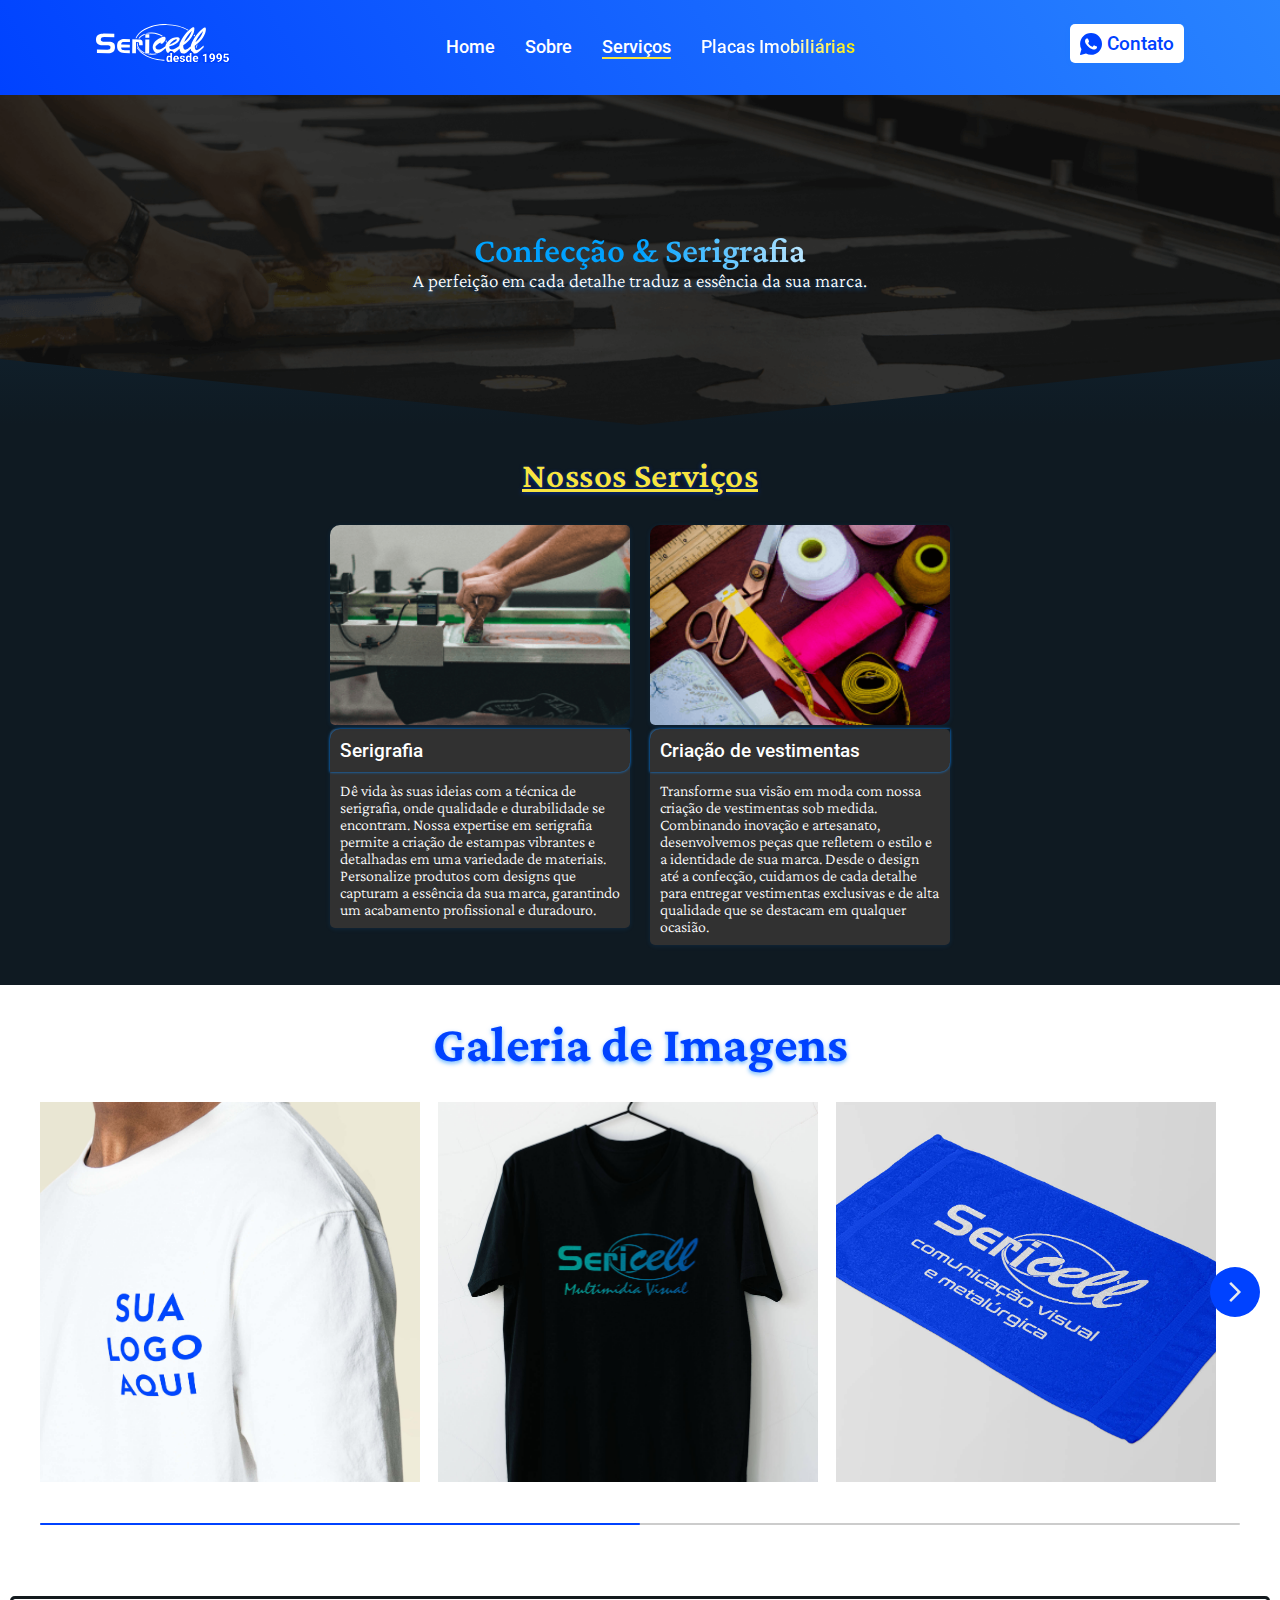
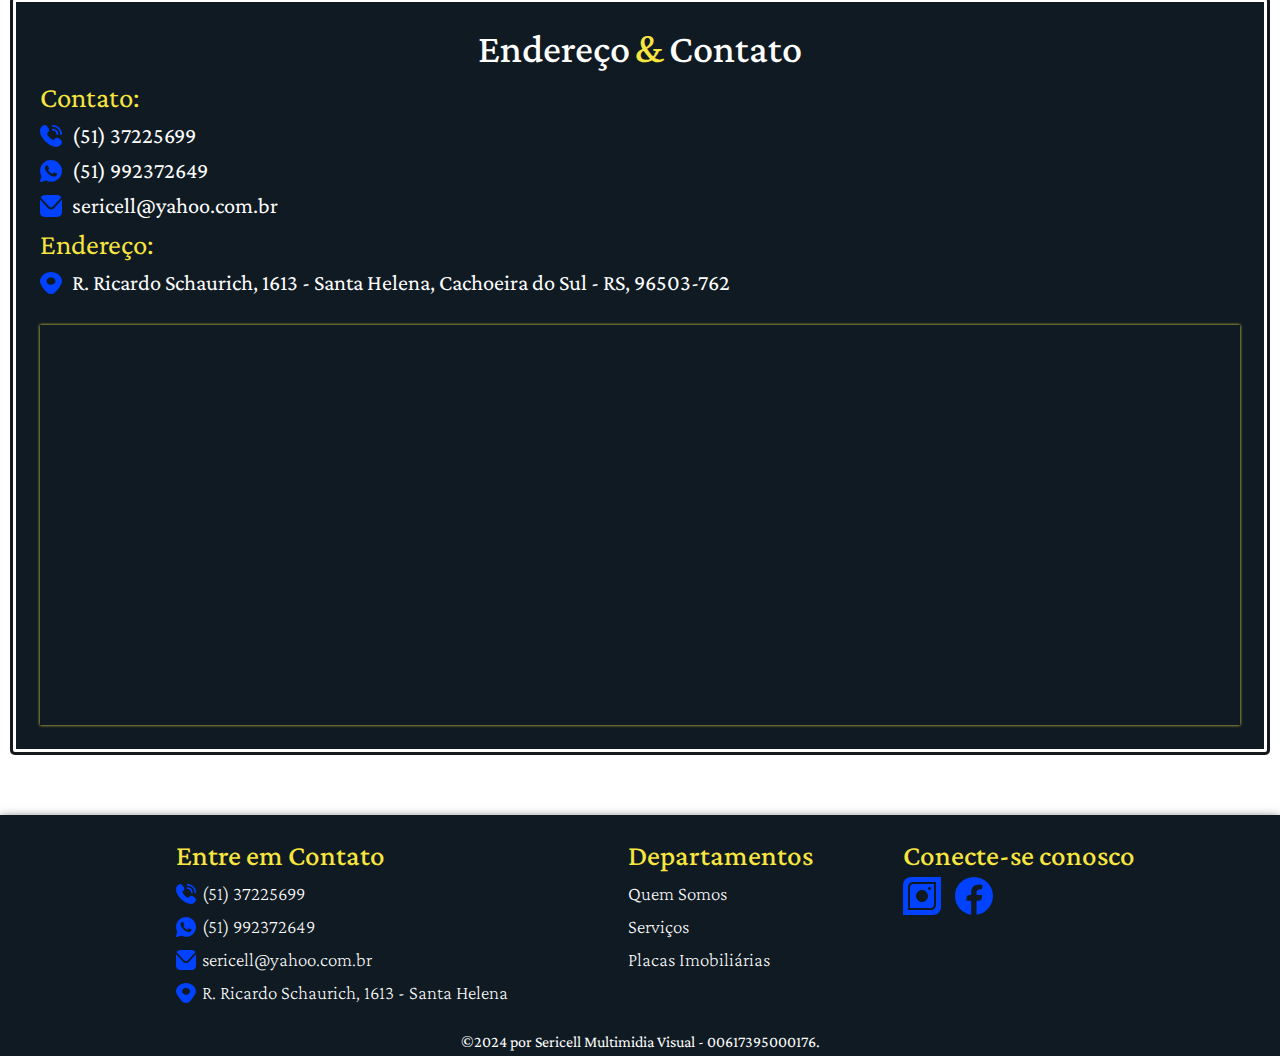
<file: confeccao.html>
<!DOCTYPE html>
<html lang="pt-br">

<head>
  <meta charset="UTF-8">
  <meta name="viewport" content="width=device-width, initial-scale=1.0">
  <title>Sericell - Multimidía Visual</title>
  <link rel="preconnect" href="https://fonts.googleapis.com">
  <link rel="preconnect" href="https://fonts.gstatic.com" crossorigin>
  <link href="https://fonts.googleapis.com/css2?family=Roboto:ital,wght@0,100;0,300;0,400;0,500;0,700;0,900;1,100;1,300;1,400;1,500;1,700;1,900&display=swap" rel="stylesheet">
  <!---->
  <link href="https://fonts.googleapis.com/css2?family=Crimson+Pro:ital,wght@0,200..900;1,200..900&family=Roboto&display=swap" rel="stylesheet">
  <!---->
  <link rel="shortcut icon" href="Imagens/icons-header/favicon2.svg" type="image/x-icon">
  <link rel="stylesheet" href="CSS-Index-Sobre/global.min.css">
</head>

<body>
  <header>
    <nav class="nav-bar">
      <div class="logo">
        <h1><a href="index.html"><img src="Imagens/icons-header/logo-header.svg" alt="logo"></a></h1>
      </div>

      <div class="nav-list">
        <ul>
          <li class="nav-item"><a href="index.html" class="nav-link">Home</a></li>
          <li class="nav-item"><a href="sobre.html" class="nav-link">Sobre</a></li>
          <li class="nav-item selecionado dropdown-content"><a href="servicos.html" class="nav-link">Serviços</a>
            <ul class="dropdown">
              <li><a href="arquitetura.html">Metalúrgica</a></li>
              <li><a href="transformacao.html">Transformação Visual</a></li>
              <li><a href="sinalizacao.html">Sinalização</a></li>
              <li><a href="impressao.html">Impressão</a></li>
              <li><a href="brilho-moderno.html">Brilho Moderno</a></li>
              <li class="selecionado"><a href="confeccao.html">Confecção</a></li>
            </ul>
          </li>
          <li class="nav-item"><a href="https://www.placasimobiliarias.com.br/" target="_blank" class="nav-link"><span class="gradiente-animado">Placas Imobiliárias</span></a></li>
        </ul>
      </div>
      <div class="login-button">
        <div class="login-button">
          <a href="https://wa.me/555192372649" target="_blank">
            <button>
              <img src="Imagens/icons-redes/whatsapp.svg" alt="WhatsApp Icon">
              <span>Contato</span>
            </button>
          </a>
        </div>
      </div>

      <div class="mobile-menu-icon">
        <button onclick="menuShow()"><img class="icon" src="Imagens/icons-header/navegacaomenu-icon.svg" alt="icon navegação"></button>
      </div>
    </nav>

    <div class="mobile-menu">
      <ul>
        <li class="nav-item"><a href="index.html" class="nav-link">Home</a></li>
        <li class="nav-item"><a href="sobre.html" class="nav-link">Sobre</a></li>
        <li class="nav-item dropdown-content"><a href="servicos.html" class="nav-link">Serviços</a></li>
        <li class="nav-item dropdown-content"><a href="#" class="nav-link">Mais</a>
          <ul class="dropdown">
            <li><a href="arquitetura.html">Metalúrgica</a></li>
            <li><a href="transformacao.html">Transformação Visual</a></li>
            <li><a href="sinalizacao.html">Sinalização</a></li>
            <li><a href="impressao.html">Impressão</a></li>
            <li><a href="brilho-moderno.html">Brilho Moderno</a></li>
            <li class="selecionado"><a href="confeccao.html">Confecção</a></li>

          </ul>
        </li>
        <li class="nav-item"><a href="https://www.placasimobiliarias.com.br/" target="_blank" class="nav-link"><span class="gradiente-animado">Placas Imobiliárias</span></a></li>
      </ul>
      <div class="login-button">
        <div class="login-button">
          <a href="https://wa.me/555192372649" target="_blank">
            <button>
              <img src="Imagens/icons-redes/whatsapp.svg" alt="WhatsApp Icon">
              <span>Contato</span>
            </button>
          </a>
        </div>
      </div>
    </div>
  </header>

  <main class="background-cor">
    <div class="trabalho-inicio-container background-confeccao">
      <div class="trabalho-frase">
        <div>
          <h1>Confecção & Serigrafia</h1>
          <span>A perfeição em cada detalhe traduz a essência da sua marca.</span>
        </div>
      </div>
    </div>
  </main>

  <section class="background-services-page">
    <div class="container-services-page">
      <h1 class="titulo-services-page">Nossos Serviços</h1>
      <div class="blocos-services">
        <div class="bloco-service bloco-service-brilho">
          <img src="Imagens-confeccao/cards/img2.png" alt="Serigrafia">
          <div class="texto-service text-brilhomoderno-serv blocos-service-brilho">
            <h2>Serigrafia</h2>
            <p>Dê vida às suas ideias com a técnica de serigrafia, onde qualidade e durabilidade se encontram. Nossa expertise em serigrafia permite a criação de estampas vibrantes e detalhadas em uma variedade de materiais. Personalize produtos com designs que capturam a essência da sua marca, garantindo um acabamento profissional e duradouro.</p>
          </div>
        </div>
        <!-- --------- -->
        <div class="bloco-service bloco-service-brilho">
          <img src="Imagens-confeccao/cards/img1.png" alt="vestimentas">
          <div class="texto-service text-brilhomoderno-serv blocos-service-brilho">
            <h2>Criação de vestimentas</h2>
            <p>Transforme sua visão em moda com nossa criação de vestimentas sob medida. Combinando inovação e artesanato, desenvolvemos peças que refletem o estilo e a identidade de sua marca. Desde o design até a confecção, cuidamos de cada detalhe para entregar vestimentas exclusivas e de alta qualidade que se destacam em qualquer ocasião.</p>
          </div>
        </div>

      </div>
    </div>
  </section>

  <section id="container-galeria">
    <div class="container">
      <div class="titulo-galeria">
        <h1>Galeria de Imagens</h1>
      </div>
      <div class="slider-wrapper">
        <button id="prev-slide" class="slide-button material-symbols-rounded">&#160<svg xmlns="http://www.w3.org/2000/svg" height="24px" viewBox="0 -960 960 960" width="24px" fill="#e8eaed">
            <path d="M400-80 0-480l400-400 71 71-329 329 329 329-71 71Z" />
          </svg></button>
        <div class="image-list">
          <img src="Imagens-confeccao/img1.jpg" alt="img1" class="image-item">
          <img src="Imagens-confeccao/img2.jpg" alt="img2" class="image-item">
          <img src="Imagens-confeccao/img3.jpg" alt="img3" class="image-item">
        </div>
        <button id="next-slide" class="slide-button"><svg xmlns="http://www.w3.org/2000/svg" height="24px" viewBox="0 -960 960 960" width="24px" fill="#e8eaed">
            <path d="m321-80-71-71 329-329-329-329 71-71 400 400L321-80Z" />
          </svg></button>
      </div>
      <div class="slider-scrollbar">
        <div class="scrollbar-track">
          <div class="scrollbar-thumb">

          </div>
        </div>
      </div>
    </div>
  </section>
  <!-- FIM GALERIA -->

  <section class="endereco-contato">
    <div class="container-contato">
      <div>
        <h1 class="contato-titulo">Endereço <span class="span-contato">&</span> Contato</h1>

        <div class="contato-info">
          <h2>Contato:</h2>
          <ul class="lista-contato">
            <li><img src="Imagens/icons-redes/telefone.svg" alt="icon"><a href="tel:+555137225699">(51) 37225699</a></li>
            <li><img src="Imagens/icons-redes/whatsapp.svg" alt="icon"><a href="https://wa.me/555192372649" target="_blank">(51) 992372649</a></li>
            <li><img src="Imagens/icons-redes/Email.svg" alt="icon"><a href="mailto:sericell@yahoo.com.br">sericell@yahoo.com.br</a></li>
          </ul>
        </div>

        <div class="endereco-info">
          <h2>Endereço:</h2>
          <ul class="lista-endereco">
            <li>
              <img src="Imagens/icons-redes/mapa.svg" alt="icon"><a href="https://maps.app.goo.gl/M8uY3YCiCxvRiDvF6" target="_blank" class="mapa-sobre">R. Ricardo Schaurich, 1613 - Santa Helena, Cachoeira do Sul - RS, 96503-762</a>
            </li>
          </ul>

          <div class="mapa">
            <iframe src="https://www.google.com/maps/embed?pb=!1m18!1m12!1m3!1d3454.2588813179614!2d-52.92082466979063!3d-30.02942996922685!2m3!1f0!2f0!3f0!3m2!1i1024!2i768!4f13.1!3m3!1m2!1s0x9504a782ce4010dd%3A0xc772def8573b38a6!2zU2VyaWNlbGwgQ29tdW5pY2HDp8OjbyBWaXN1YWwgZSBTaW5hbGl6YcOnw6Nv!5e0!3m2!1spt-BR!2sbr!4v1713487092978!5m2!1spt-BR!2sbr" style="border:0;" allowfullscreen="" loading="lazy" referrerpolicy="no-referrer-when-downgrade"></iframe>
          </div>
        </div>
  </section>

  <footer class="background-footer">
    <div class="footer-container">
      <div class="footer-sobre">
        <h2 class="text-footer">Entre em Contato</h2>
        <a href="tel:+555137225699">
          <p class="text-somos"><img class="icons-footer" src="Imagens/icons-redes/telefone.svg" alt="">(51) 37225699</p>
        </a>
        <a href="https://wa.me/555192372649">
          <p class="text-somos"><img class="icons-footer" src="Imagens/icons-redes/whatsapp.svg" alt="">(51) 992372649</p>
        </a>
        <a href="mailto:sericell@yahoo.com.br">
          <p class="text-somos"><img class="icons-footer" src="Imagens/icons-redes/Email.svg" alt="">sericell@yahoo.com.br</p>
        </a>
        <a href="https://maps.app.goo.gl/M8uY3YCiCxvRiDvF6" target="_blank">
          <p class="text-somos"><img class="icons-footer" src="Imagens/icons-redes/mapa.svg" alt="">R. Ricardo Schaurich, 1613 - Santa Helena</p>
        </a>
      </div>

      <div class="footer-sobre">
        <h2 class="text-footer">Departamentos</h2>
        <a href="sobre.html">
          <p class="text-somos">Quem Somos</p>
        </a>
        <a href="servicos.html">
          <p class="text-somos">Serviços</p>
        </a>
        <a href="https://www.placasimobiliarias.com.br/" target="_blank">
          <p class="text-somos">Placas Imobiliárias</p>
        </a>
      </div>

      <div class="footer-conect">
        <h2 class="text-footer">Conecte-se conosco</h2>
        <p class="footer-redesocial">
          <a href="https://www.instagram.com/sericellmultimidia?utm_source=ig_web_button_share_sheet&igsh=ZDNlZDc0MzIxNw==" target="_blank"><img src="Imagens/icons-redes/insta.svg" alt="Instagram"></a>
          <a href="https://www.facebook.com/sericell" target="_blank"><img src="Imagens/icons-redes/face.svg" alt="Facebook"></a>
        </p>
      </div>
    </div>

    <span class="footer-span">©2024 por Sericell Multimidia Visual - 00617395000176.</span>
  </footer>

  <script src="script.js" defer></script>
</body>

</html>
</file>
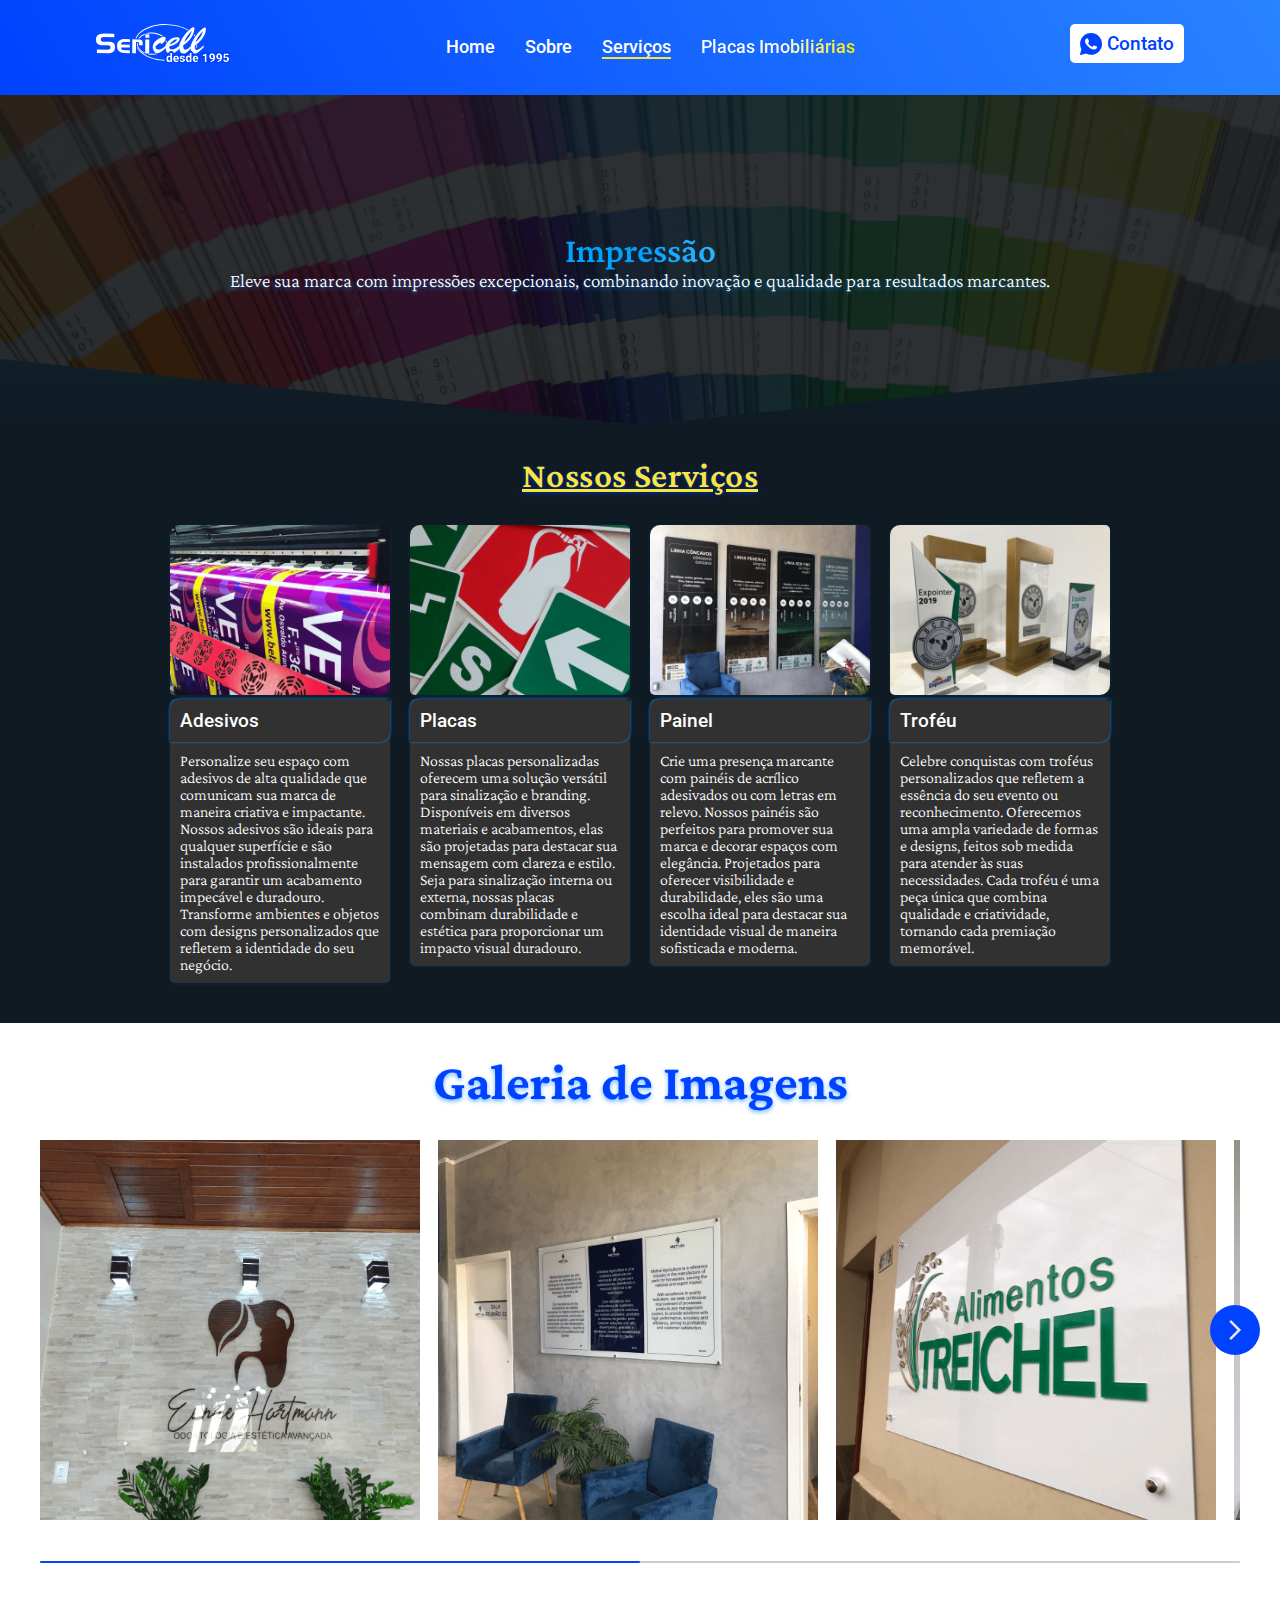
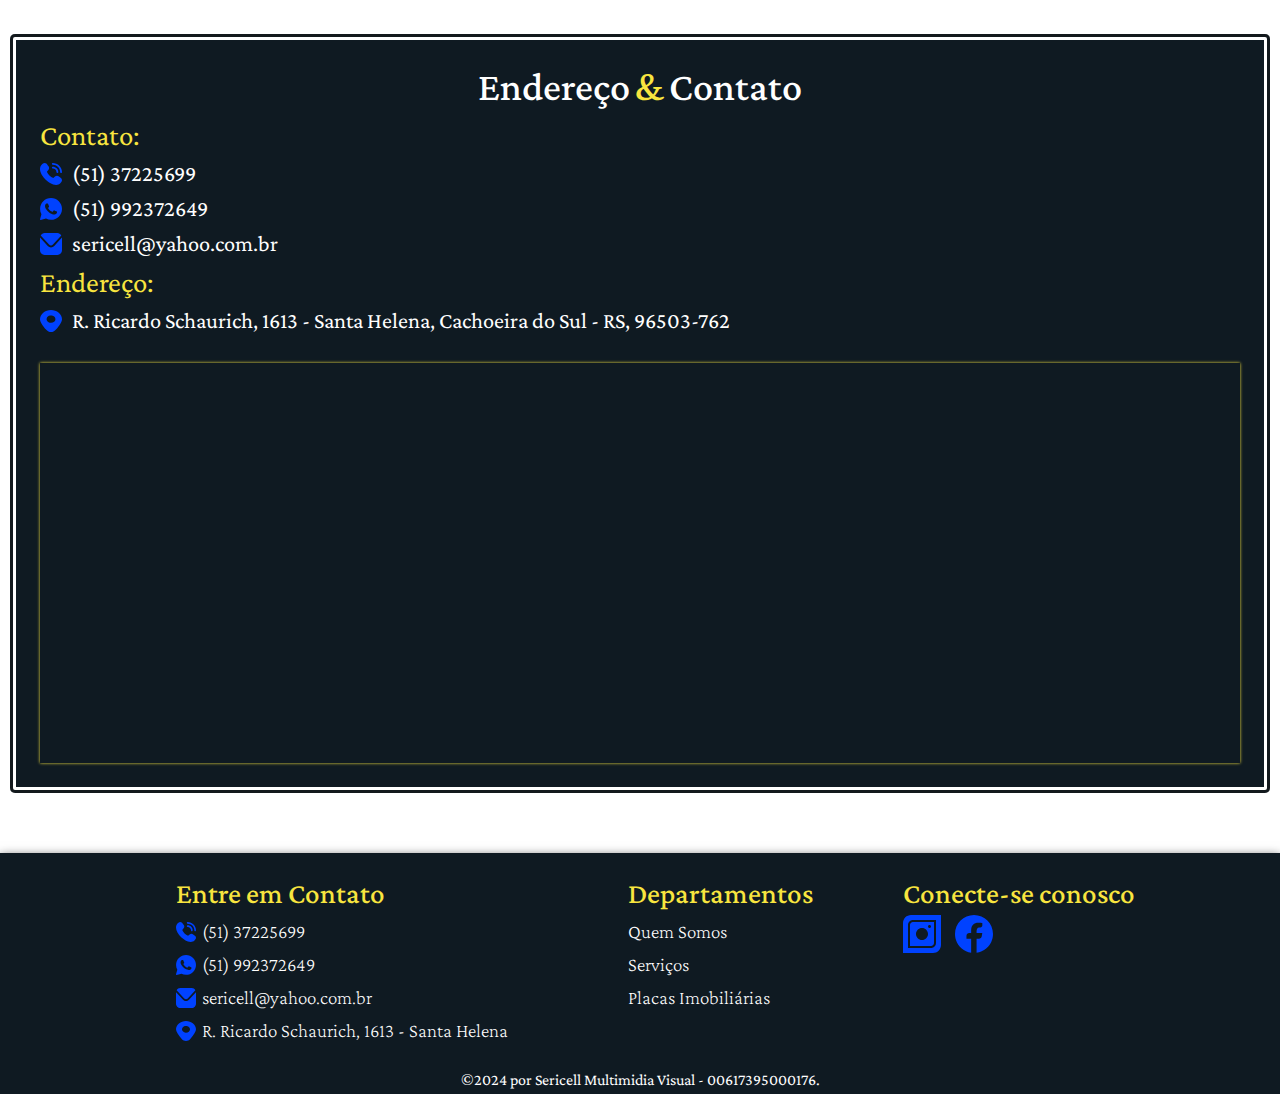
<file: impressao.html>
<!DOCTYPE html>
<html lang="pt-br">

<head>
  <meta charset="UTF-8">
  <meta name="viewport" content="width=device-width, initial-scale=1.0">
  <title>Sericell - Multimidía Visual</title>
  <link rel="preconnect" href="https://fonts.googleapis.com">
  <link rel="preconnect" href="https://fonts.gstatic.com" crossorigin>
  <link href="https://fonts.googleapis.com/css2?family=Roboto:ital,wght@0,100;0,300;0,400;0,500;0,700;0,900;1,100;1,300;1,400;1,500;1,700;1,900&display=swap" rel="stylesheet">
  <!---->
  <link href="https://fonts.googleapis.com/css2?family=Crimson+Pro:ital,wght@0,200..900;1,200..900&family=Roboto&display=swap" rel="stylesheet">
  <!---->
  <link rel="shortcut icon" href="Imagens/icons-header/favicon2.svg" type="image/x-icon">
  <link rel="stylesheet" href="CSS-Index-Sobre/global.min.css">
</head>

<body>
  <header>
    <nav class="nav-bar">
      <div class="logo">
        <h1><a href="index.html"><img src="Imagens/icons-header/logo-header.svg" alt="logo"></a></h1>
      </div>

      <div class="nav-list">
        <ul>
          <li class="nav-item"><a href="index.html" class="nav-link">Home</a></li>
          <li class="nav-item"><a href="sobre.html" class="nav-link">Sobre</a></li>
          <li class="nav-item selecionado dropdown-content"><a href="servicos.html" class="nav-link">Serviços</a>
            <ul class="dropdown">
              <li><a href="arquitetura.html">Metalúrgica</a></li>
              <li><a href="transformacao.html">Transformação Visual</a></li>
              <li><a href="sinalizacao.html">Sinalização</a></li>
              <li class="selecionado"><a href="impressao.html">Impressão</a></li>
              <li><a href="brilho-moderno.html">Brilho Moderno</a></li>
              <li><a href="confeccao.html">Confecção</a></li>
            </ul>
          </li>
          <li class="nav-item"><a href="https://www.placasimobiliarias.com.br/" target="_blank" class="nav-link"><span class="gradiente-animado">Placas Imobiliárias</span></a></li>
        </ul>
      </div>
      <div class="login-button">
        <div class="login-button">
          <a href="https://wa.me/555192372649" target="_blank">
            <button>
              <img src="Imagens/icons-redes/whatsapp.svg" alt="WhatsApp Icon">
              <span>Contato</span>
            </button>
          </a>
        </div>
      </div>

      <div class="mobile-menu-icon">
        <button onclick="menuShow()"><img class="icon" src="Imagens/icons-header/navegacaomenu-icon.svg" alt="icon navegação"></button>
      </div>
    </nav>

    <div class="mobile-menu">
      <ul>
        <li class="nav-item"><a href="index.html" class="nav-link">Home</a></li>
        <li class="nav-item"><a href="sobre.html" class="nav-link">Sobre</a></li>
        <li class="nav-item dropdown-content"><a href="servicos.html" class="nav-link">Serviços</a></li>
        <li class="nav-item dropdown-content"><a href="#" class="nav-link">Mais</a>
          <ul class="dropdown">
            <li><a href="arquitetura.html">Metalúrgica</a></li>
            <li><a href="transformacao.html">Transformação Visual</a></li>
            <li><a href="sinalizacao.html">Sinalização</a></li>
            <li class="selecionado"><a href="impressao.html">Impressão</a></li>
            <li><a href="brilho-moderno.html">Brilho Moderno</a></li>
            <li><a href="confeccao.html">Confecção</a></li>
          </ul>
        </li>
        <li class="nav-item"><a href="https://www.placasimobiliarias.com.br/" target="_blank" class="nav-link"><span class="gradiente-animado">Placas Imobiliárias</span></a></li>
      </ul>
      <div class="login-button">
        <div class="login-button">
          <a href="https://wa.me/555192372649" target="_blank">
            <button>
              <img src="Imagens/icons-redes/whatsapp.svg" alt="WhatsApp Icon">
              <span>Contato</span>
            </button>
          </a>
        </div>
      </div>
    </div>
  </header>

  <main class="background-cor">
    <div class="trabalho-inicio-container background-impressao">
      <div class="trabalho-frase">
        <div>
          <h1>Impressão</h1>
          <span>Eleve sua marca com impressões excepcionais, combinando inovação e qualidade para resultados marcantes.</span>
        </div>
      </div>
    </div>
  </main>

  <section class="background-services-page">
    <div class="container-services-page">
      <h1 class="titulo-services-page">Nossos Serviços</h1>
      <div class="blocos-services">
        <div class="bloco-service">
          <img src="Imagens-impressao/cards/adesivos.png" alt="adesivos">
          <div class="texto-service">
            <h2>Adesivos</h2>
            <p>Personalize seu espaço com adesivos de alta qualidade que comunicam sua marca de maneira criativa e impactante. Nossos adesivos são ideais para qualquer superfície e são instalados profissionalmente para garantir um acabamento impecável e duradouro. Transforme ambientes e objetos com designs personalizados que refletem a identidade do seu negócio.</p>
          </div>
        </div>
        <!-- --------- -->
        <div class="bloco-service">
          <img src="Imagens-impressao/cards/placas.png" alt="placas">
          <div class="texto-service">
            <h2>Placas</h2>
            <p>Nossas placas personalizadas oferecem uma solução versátil para sinalização e branding. Disponíveis em diversos materiais e acabamentos, elas são projetadas para destacar sua mensagem com clareza e estilo. Seja para sinalização interna ou externa, nossas placas combinam durabilidade e estética para proporcionar um impacto visual duradouro.</p>
          </div>
        </div>
        <!-- --------- -->
        <div class="bloco-service">
          <img src="Imagens-impressao/cards/painel.png" alt="painel">
          <div class="texto-service">
            <h2>Painel</h2>
            <p>Crie uma presença marcante com painéis de acrílico adesivados ou com letras em relevo. Nossos painéis são perfeitos para promover sua marca e decorar espaços com elegância. Projetados para oferecer visibilidade e durabilidade, eles são uma escolha ideal para destacar sua identidade visual de maneira sofisticada e moderna.</p>
          </div>
        </div>
        <!-- --------- -->
        <div class="bloco-service">
          <img src="Imagens-impressao/cards/trofeus.png" alt="trofeu">
          <div class="texto-service">
            <h2>Troféu</h2>
            <p>Celebre conquistas com troféus personalizados que refletem a essência do seu evento ou reconhecimento. Oferecemos uma ampla variedade de formas e designs, feitos sob medida para atender às suas necessidades. Cada troféu é uma peça única que combina qualidade e criatividade, tornando cada premiação memorável.</p>
          </div>
        </div>
      </div>
    </div>
  </section>

  <section id="container-galeria">
    <div class="container">
      <div class="titulo-galeria">
        <h1>Galeria de Imagens</h1>
      </div>
      <div class="slider-wrapper">
        <button id="prev-slide" class="slide-button material-symbols-rounded">&#160<svg xmlns="http://www.w3.org/2000/svg" height="24px" viewBox="0 -960 960 960" width="24px" fill="#e8eaed">
            <path d="M400-80 0-480l400-400 71 71-329 329 329 329-71 71Z" />
          </svg></button>
        <div class="image-list">
          <img src="Imagens-impressao/img1.png" alt="img1" class="image-item">
          <img src="Imagens-impressao/img2.png" alt="img2" class="image-item">
          <img src="Imagens-impressao/img3.png" alt="img3" class="image-item">
          <img src="Imagens-impressao/img4.png" alt="img4" class="image-item">
          <img src="Imagens-impressao/img5.png" alt="img5" class="image-item">
          <img src="Imagens-impressao/img6.png" alt="img6" class="image-item">
          <img src="Imagens-impressao/img7.png" alt="img7" class="image-item">
          <img src="Imagens-impressao/img8.png" alt="img8" class="image-item">
          <img src="Imagens-impressao/img9.png" alt="img9" class="image-item">
          <img src="Imagens-impressao/img10.png" alt="img10" class="image-item">
          <img src="Imagens-impressao/img11.png" alt="img11" class="image-item">
          <img src="Imagens-impressao/img12.png" alt="img12" class="image-item">
          <img src="Imagens-impressao/img13.png" alt="img13" class="image-item">
          <img src="Imagens-impressao/img14.png" alt="img14" class="image-item">
          <img src="Imagens-impressao/img15.png" alt="img15" class="image-item">
        </div>
        <button id="next-slide" class="slide-button"><svg xmlns="http://www.w3.org/2000/svg" height="24px" viewBox="0 -960 960 960" width="24px" fill="#e8eaed">
            <path d="m321-80-71-71 329-329-329-329 71-71 400 400L321-80Z" />
          </svg></button>
      </div>
      <div class="slider-scrollbar">
        <div class="scrollbar-track">
          <div class="scrollbar-thumb">

          </div>
        </div>
      </div>
    </div>
  </section>




  <!-- FIM GALERIA -->

  <section class="endereco-contato">
    <div class="container-contato">
      <div>
        <h1 class="contato-titulo">Endereço <span class="span-contato">&</span> Contato</h1>

        <div class="contato-info">
          <h2>Contato:</h2>
          <ul class="lista-contato">
            <li><img src="Imagens/icons-redes/telefone.svg" alt="icon"><a href="tel:+555137225699">(51) 37225699</a></li>
            <li><img src="Imagens/icons-redes/whatsapp.svg" alt="icon"><a href="https://wa.me/555192372649" target="_blank">(51) 992372649</a></li>
            <li><img src="Imagens/icons-redes/Email.svg" alt="icon"><a href="mailto:sericell@yahoo.com.br">sericell@yahoo.com.br</a></li>
          </ul>
        </div>

        <div class="endereco-info">
          <h2>Endereço:</h2>
          <ul class="lista-endereco">
            <li>
              <img src="Imagens/icons-redes/mapa.svg" alt="icon"><a href="https://maps.app.goo.gl/M8uY3YCiCxvRiDvF6" target="_blank" class="mapa-sobre">R. Ricardo Schaurich, 1613 - Santa Helena, Cachoeira do Sul - RS, 96503-762</a>
            </li>
          </ul>

          <div class="mapa">
            <iframe src="https://www.google.com/maps/embed?pb=!1m18!1m12!1m3!1d3454.2588813179614!2d-52.92082466979063!3d-30.02942996922685!2m3!1f0!2f0!3f0!3m2!1i1024!2i768!4f13.1!3m3!1m2!1s0x9504a782ce4010dd%3A0xc772def8573b38a6!2zU2VyaWNlbGwgQ29tdW5pY2HDp8OjbyBWaXN1YWwgZSBTaW5hbGl6YcOnw6Nv!5e0!3m2!1spt-BR!2sbr!4v1713487092978!5m2!1spt-BR!2sbr" style="border:0;" allowfullscreen="" loading="lazy" referrerpolicy="no-referrer-when-downgrade"></iframe>
          </div>
        </div>
  </section>

  <footer class="background-footer">
    <div class="footer-container">
      <div class="footer-sobre">
        <h2 class="text-footer">Entre em Contato</h2>
        <a href="tel:+555137225699">
          <p class="text-somos"><img class="icons-footer" src="Imagens/icons-redes/telefone.svg" alt="telefone">(51) 37225699</p>
        </a>
        <a href="https://wa.me/555192372649">
          <p class="text-somos"><img class="icons-footer" src="Imagens/icons-redes/whatsapp.svg" alt="whatsapp">(51) 992372649</p>
        </a>
        <a href="mailto:sericell@yahoo.com.br">
          <p class="text-somos"><img class="icons-footer" src="Imagens/icons-redes/Email.svg" alt="email">sericell@yahoo.com.br</p>
        </a>
        <a href="https://maps.app.goo.gl/M8uY3YCiCxvRiDvF6" target="_blank">
          <p class="text-somos"><img class="icons-footer" src="Imagens/icons-redes/mapa.svg" alt="mapa">R. Ricardo Schaurich, 1613 - Santa Helena</p>
        </a>
      </div>

      <div class="footer-sobre">
        <h2 class="text-footer">Departamentos</h2>
        <a href="sobre.html">
          <p class="text-somos">Quem Somos</p>
        </a>
        <a href="servicos.html">
          <p class="text-somos">Serviços</p>
        </a>
        <a href="https://www.placasimobiliarias.com.br/" target="_blank">
          <p class="text-somos">Placas Imobiliárias</p>
        </a>
      </div>

      <div class="footer-conect">
        <h2 class="text-footer">Conecte-se conosco</h2>
        <p class="footer-redesocial">
          <a href="https://www.instagram.com/sericellmultimidia?utm_source=ig_web_button_share_sheet&igsh=ZDNlZDc0MzIxNw==" target="_blank"><img src="Imagens/icons-redes/insta.svg" alt="Instagram"></a>
          <a href="https://www.facebook.com/sericell" target="_blank"><img src="Imagens/icons-redes/face.svg" alt="Facebook"></a>
        </p>
      </div>
    </div>

    <span class="footer-span">©2024 por Sericell Multimidia Visual - 00617395000176.</span>
  </footer>

  <script src="script.js" defer></script>
</body>

</html>
</file>
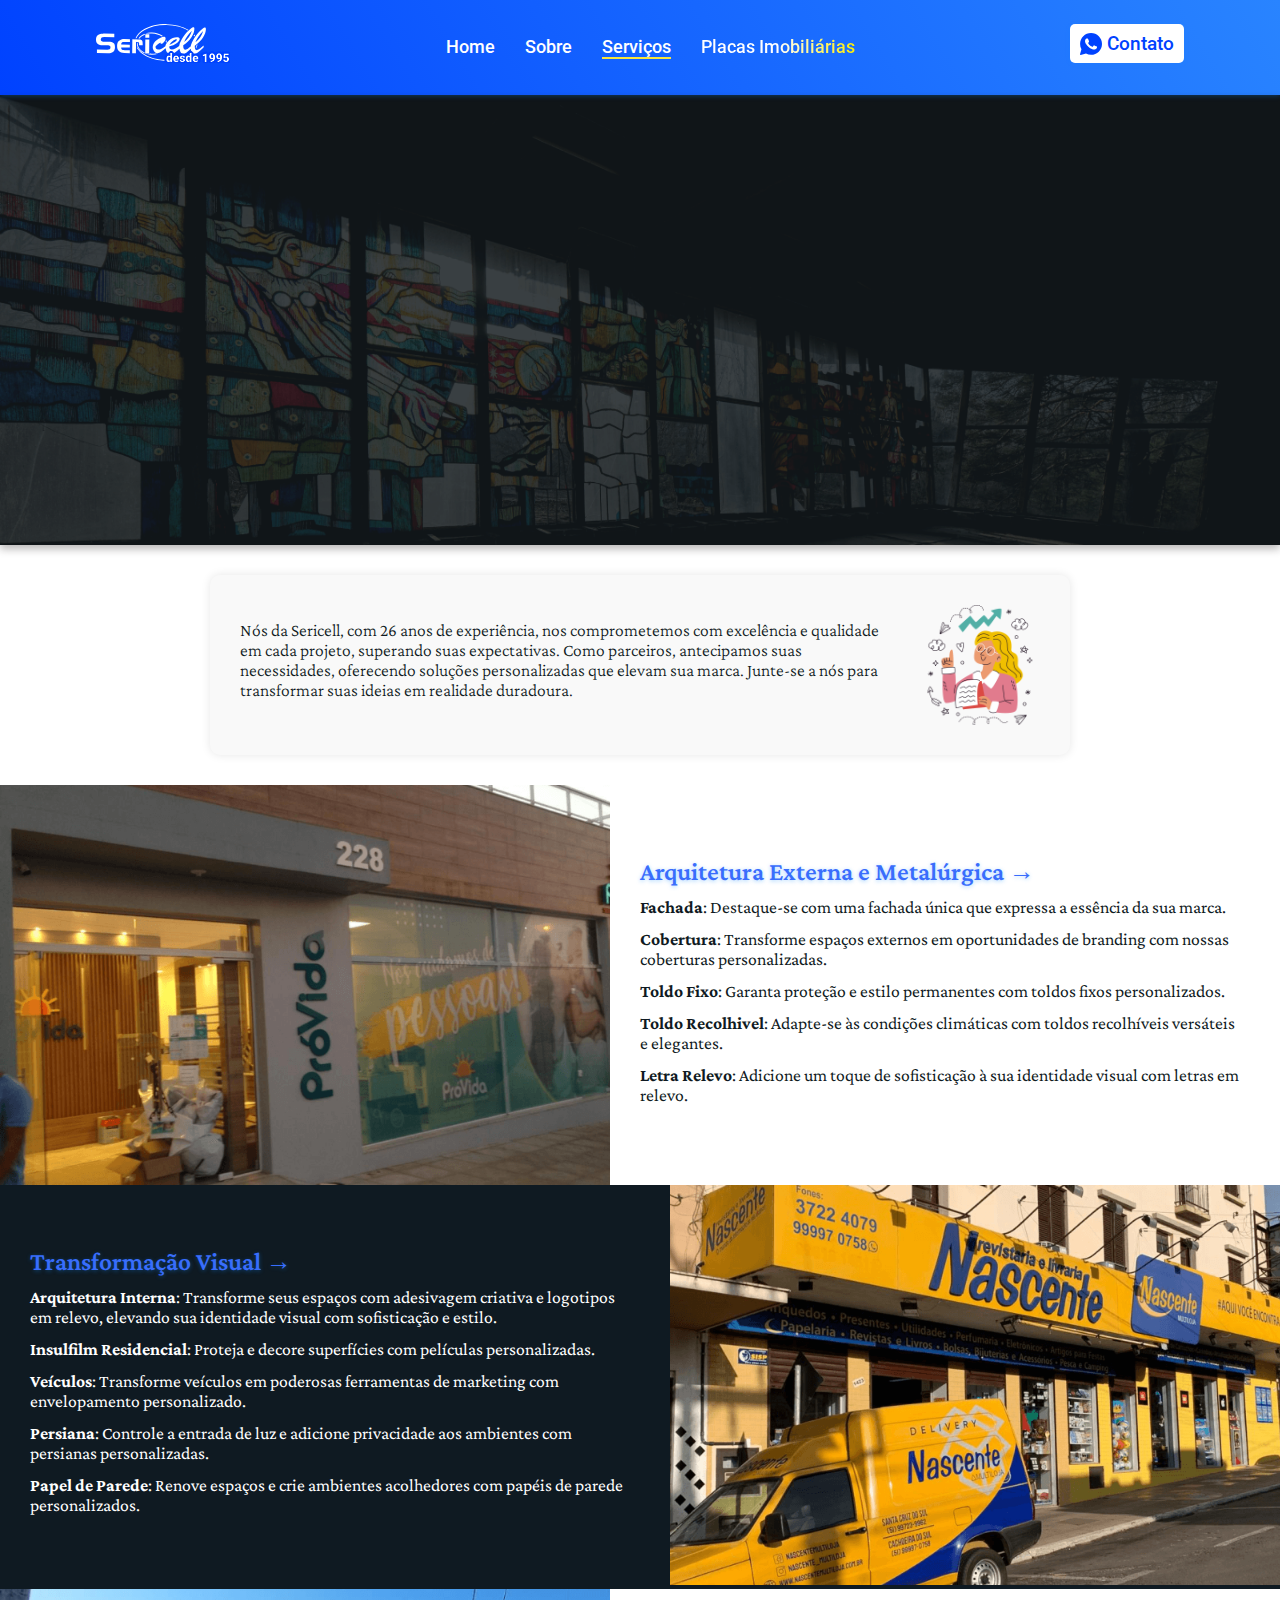
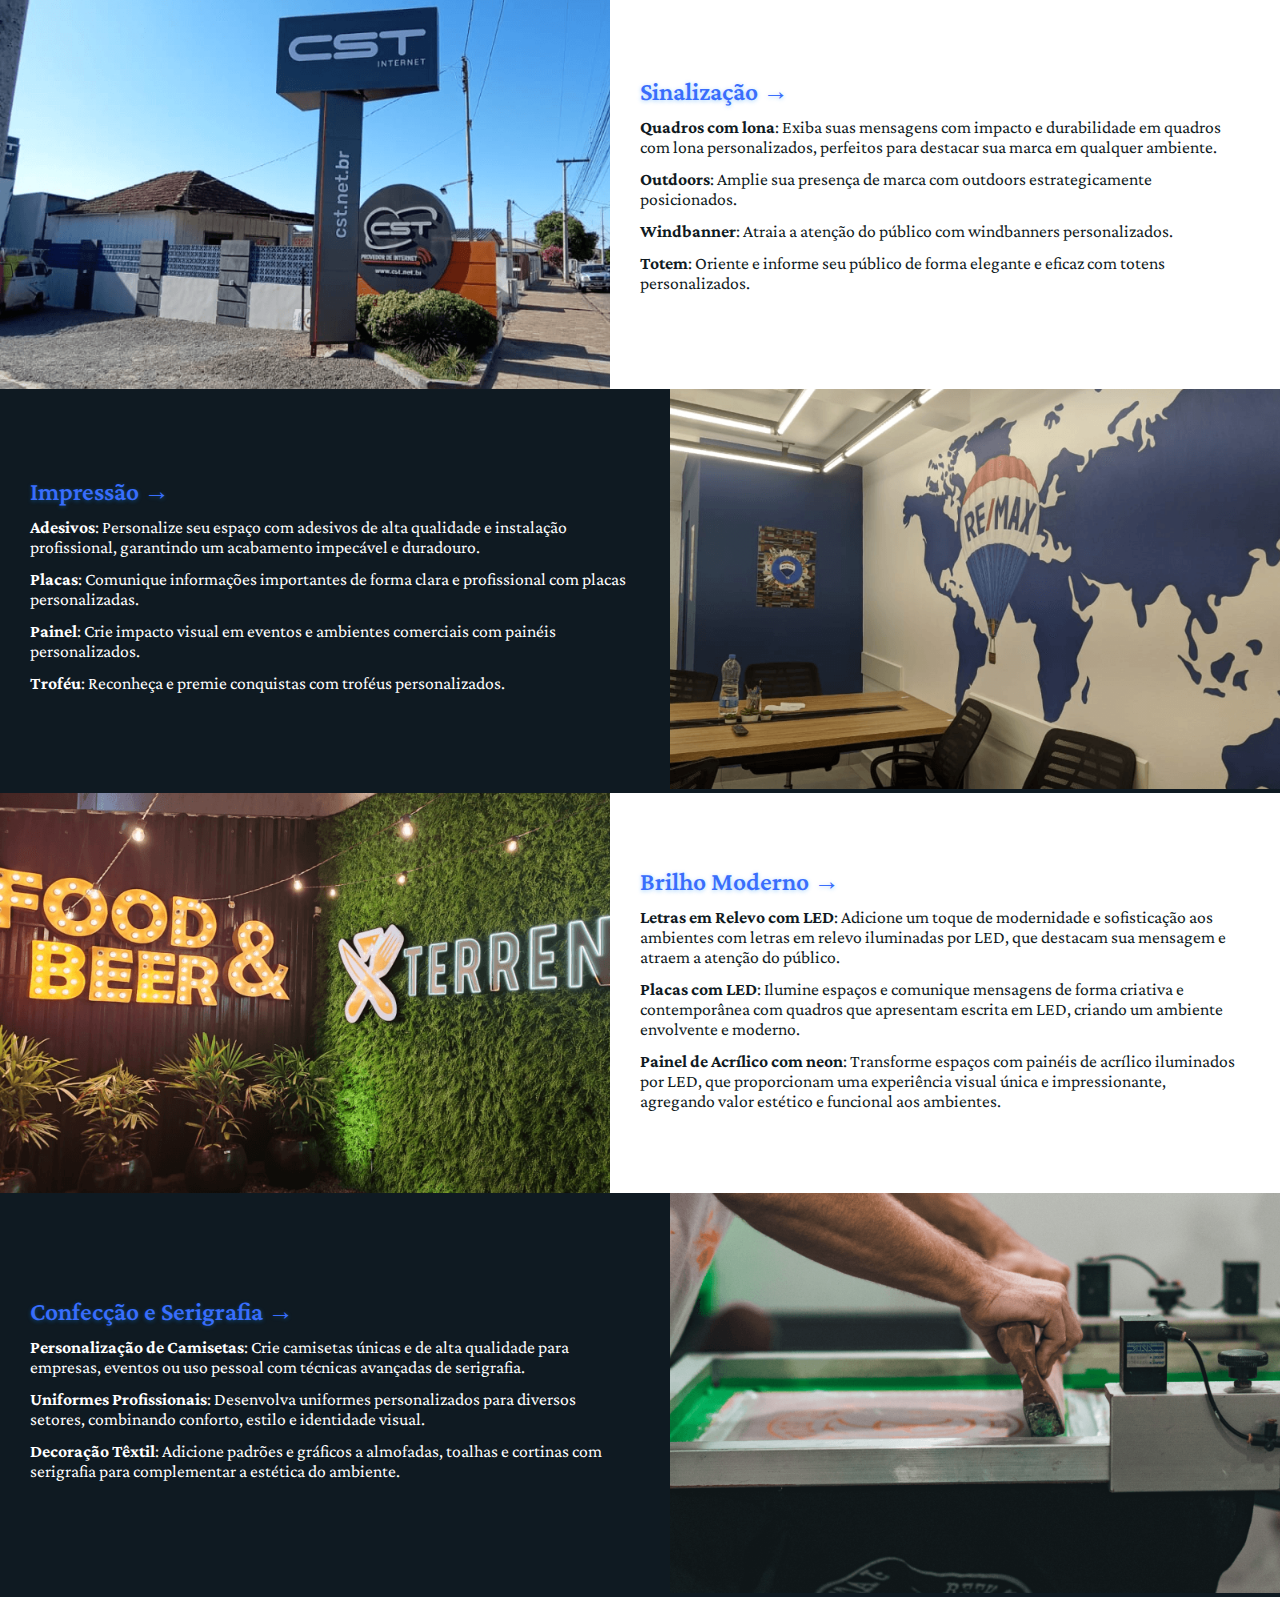
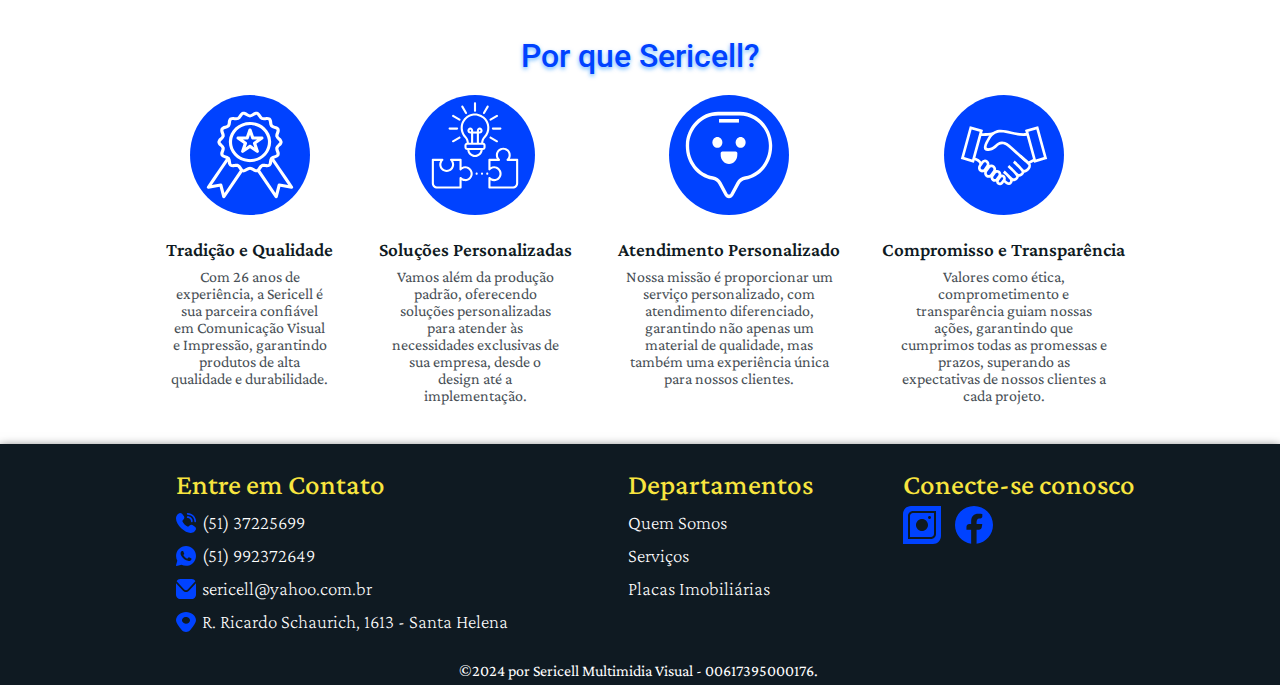
<file: servicos.html>
<!DOCTYPE html>
<html lang="pt-br">

<head>
  <meta charset="UTF-8">
  <meta name="viewport" content="width=device-width, initial-scale=1.0">
  <title>Sericell - Multimidía Visual</title>
  <link rel="preconnect" href="https://fonts.googleapis.com">
  <link rel="preconnect" href="https://fonts.gstatic.com" crossorigin>
  <link href="https://fonts.googleapis.com/css2?family=Roboto:ital,wght@0,100;0,300;0,400;0,500;0,700;0,900;1,100;1,300;1,400;1,500;1,700;1,900&display=swap" rel="stylesheet">
  <!---->
  <link href="https://fonts.googleapis.com/css2?family=Crimson+Pro:ital,wght@0,200..900;1,200..900&family=Roboto&display=swap" rel="stylesheet">
  <!---->
  <link rel="shortcut icon" href="Imagens/icons-header/favicon2.svg" type="image/x-icon">
  <link rel="stylesheet" href="CSS-Index-Sobre/global.min.css">
</head>

<body>
  <header>
    <nav class="nav-bar">
      <div class="logo">
        <h1><a href="index.html"><img src="Imagens/icons-header/logo-header.svg" alt="logo"></a></h1>
      </div>

      <div class="nav-list">
        <ul>
          <li class="nav-item"><a href="index.html" class="nav-link">Home</a></li>
          <li class="nav-item"><a href="sobre.html" class="nav-link">Sobre</a></li>
          <li class="nav-item dropdown-content selecionado"><a href="servicos.html" class="nav-link">Serviços</a>
            <ul class="dropdown">
              <li><a href="arquitetura.html">Metalúrgica</a></li>
              <li><a href="transformacao.html">Transformação Visual</a></li>
              <li><a href="sinalizacao.html">Sinalização</a></li>
              <li><a href="impressao.html">Impressão</a></li>
              <li><a href="brilho-moderno.html">Brilho Moderno</a></li>
              <li><a href="confeccao.html">Confecção</a></li>
            </ul>
          </li>
          <li class="nav-item"><a href="https://www.placasimobiliarias.com.br/" target="_blank" class="nav-link"><span class="gradiente-animado">Placas Imobiliárias</span></a></li>
        </ul>
      </div>
      <div class="login-button">
        <div class="login-button">
          <a href="https://wa.me/555192372649" target="_blank">
            <button>
              <img src="Imagens/icons-redes/whatsapp.svg" alt="WhatsApp Icon">
              <span>Contato</span>
            </button>
          </a>
        </div>
      </div>

      <div class="mobile-menu-icon">
        <button onclick="menuShow()"><img class="icon" src="Imagens/icons-header/navegacaomenu-icon.svg" alt="icon navegação"></button>
      </div>
    </nav>

    <div class="mobile-menu">
      <ul>
        <li class="nav-item"><a href="index.html" class="nav-link">Home</a></li>
        <li class="nav-item"><a href="sobre.html" class="nav-link">Sobre</a></li>
        <li class="nav-item"><a href="servicos.html" class="nav-link selecionado">Serviços</a></li>
        <li class="nav-item dropdown-content"><a href="#" class="nav-link">Mais</a>
          <ul class="dropdown">
            <li><a href="arquitetura.html">Metalúrgica</a></li>
            <li><a href="transformacao.html">Transformação Visual</a></li>
            <li><a href="sinalizacao.html">Sinalização</a></li>
            <li><a href="impressao.html">Impressão</a></li>
            <li><a href="brilho-moderno.html">Brilho Moderno</a></li>
            <li><a href="confeccao.html">Confecção</a></li>
          </ul>
        </li>
        <li class="nav-item"><a href="https://www.placasimobiliarias.com.br/" target="_blank" class="nav-link"><span class="gradiente-animado">Placas Imobiliárias</span></a></li>
      </ul>
      <div class="login-button">
        <a href="#">
          <button>
            <img src="Imagens/icons-redes/whatsapp-branco.svg" alt="WhatsApp Icon">
            <span>Contato</span>
          </button>
        </a>
      </div>
    </div>
  </header>

  <main class="services-img">
    <img src="Imagens-services/index-servicos.png" alt="Imagem de fundo dos servicos">
    <div class="services-index">
      <h2><span class="detalhe-titulo-servicos">❙</span>SERVIÇOS</h2>
      <span class="text-titulo">Descubra nossa ampla gama de servicos especializados em comunicação visual e muito mais. Desde fachadas e toldos até adesivos, plotagem, letras em LED e quadros de neon, troféus, cartões de visita, placas, sinalização e muito mais, estamos prontos para transformar sua visão em realidade.</span>
    </div>
  </main>

  <div class="content-frase-page">
    <div>
      <p class="titulo-frase-servicos">
        Nós da Sericell, com 26 anos de experiência, nos comprometemos com excelência e qualidade em cada projeto, superando suas expectativas. Como parceiros, antecipamos suas necessidades, oferecendo soluções personalizadas que elevam sua marca. Junte-se a nós para transformar suas ideias em realidade duradoura.</p>
    </div>
    <img src="Imagens-services/personagem.png" alt="personagem">
  </div>

  <section class="servicos-info-card">
    <div class="servico-info-img">
      <img src="Imagens-services/arquitetura.png" alt="arquitetura">
    </div>
    <div class="text-servico-info">
      <h1 class="titulo-servico-info"><a href="arquitetura.html">Arquitetura Externa e Metalúrgica →</a></h1>
      <p class="textp-servico-info"><strong>Fachada</strong>: Destaque-se com uma fachada única que expressa a essência da sua marca.</p>
      <p class="textp-servico-info"><strong>Cobertura</strong>: Transforme espaços externos em oportunidades de branding com nossas coberturas personalizadas.</p>
      <p class="textp-servico-info"><strong>Toldo Fixo</strong>: Garanta proteção e estilo permanentes com toldos fixos personalizados.</p>
      <p class="textp-servico-info"><strong>Toldo Recolhivel</strong>: Adapte-se às condições climáticas com toldos recolhíveis versáteis e elegantes.</p>
      <p class="textp-servico-info"><strong>Letra Relevo</strong>: Adicione um toque de sofisticação à sua identidade visual com letras em relevo.</p>
  </section>


  <section class="servicos-info-card2">
    <div class="text-servico-info">
      <h1 class="titulo-servico-info"><a href="transformacao.html">Transformação Visual →</a></h1>
      <p class="textp-servico-info2"><strong>Arquitetura Interna</strong>: Transforme seus espaços com adesivagem criativa e logotipos em relevo, elevando sua identidade visual com sofisticação e estilo.</p>
      <p class="textp-servico-info2"><strong>Insulfilm Residencial</strong>: Proteja e decore superfícies com películas personalizadas.</p>
      <p class="textp-servico-info2"><strong>Veículos</strong>: Transforme veículos em poderosas ferramentas de marketing com envelopamento personalizado.</p>
      <p class="textp-servico-info2"><strong>Persiana</strong>: Controle a entrada de luz e adicione privacidade aos ambientes com persianas personalizadas.</p>
      <p class="textp-servico-info2"><strong>Papel de Parede</strong>: Renove espaços e crie ambientes acolhedores com papéis de parede personalizados.</p>
    </div>
    </div>
    <div class="servico-info-img2">
      <img src="Imagens-services/transformacao.png" alt="transformação visual">
    </div>
  </section>

  <section class="servicos-info-card">
    <div class="servico-info-img">
      <img src="Imagens-services/sinalizacao1.png" alt="sinalização">
    </div>
    <div class="text-servico-info">
      <h1 class="titulo-servico-info"><a href="sinalizacao.html">Sinalização →</a></h1>
      <p class="textp-servico-info"><strong>Quadros com lona</strong>: Exiba suas mensagens com impacto e durabilidade em quadros com lona personalizados, perfeitos para destacar sua marca em qualquer ambiente.</p>
      <p class="textp-servico-info"><strong>Outdoors</strong>: Amplie sua presença de marca com outdoors estrategicamente posicionados.</p>
      <p class="textp-servico-info"><strong>Windbanner</strong>: Atraia a atenção do público com windbanners personalizados.</p>
      <p class="textp-servico-info"><strong>Totem</strong>: Oriente e informe seu público de forma elegante e eficaz com totens personalizados.</p>
  </section>

  <section class="servicos-info-card2">
    <div class="text-servico-info">
      <h1 class="titulo-servico-info"><a href="impressao.html">Impressão →</a></h1>
      <p class="textp-servico-info2"><strong>Adesivos</strong>: Personalize seu espaço com adesivos de alta qualidade e instalação profissional, garantindo um acabamento impecável e duradouro.</p>
      <p class="textp-servico-info2"><strong>Placas</strong>: Comunique informações importantes de forma clara e profissional com placas personalizadas.</p>
      <p class="textp-servico-info2"><strong>Painel</strong>: Crie impacto visual em eventos e ambientes comerciais com painéis personalizados.</p>
      <p class="textp-servico-info2"><strong>Troféu</strong>: Reconheça e premie conquistas com troféus personalizados.</p>
    </div>
    </div>
    <div class="servico-info-img">
      <img src="Imagens-services/impressao.png" alt="Impressão">
    </div>
  </section>

  <section class="servicos-info-card">
    <div class="servico-info-img">
      <img src="Imagens-services/brilho-moderno.png" alt="brilho moderno">
    </div>
    <div class="text-servico-info">
      <h1 class="titulo-servico-info"><a href="brilho-moderno.html">Brilho Moderno →</a></h1>
      <p class="textp-servico-info"><strong>Letras em Relevo com LED</strong>: Adicione um toque de modernidade e sofisticação aos ambientes com letras em relevo iluminadas por LED, que destacam sua mensagem e atraem a atenção do público.</p>
      <p class="textp-servico-info"><strong>Placas com LED</strong>: Ilumine espaços e comunique mensagens de forma criativa e contemporânea com quadros que apresentam escrita em LED, criando um ambiente envolvente e moderno.</p>
      <p class="textp-servico-info"><strong>Painel de Acrílico com neon</strong>: Transforme espaços com painéis de acrílico iluminados por LED, que proporcionam uma experiência visual única e impressionante, agregando valor estético e funcional aos ambientes.</p>
  </section>

  <section class="servicos-info-card2">
    <div class="text-servico-info">
      <h1 class="titulo-servico-info"><a href="confeccao.html">Confecção e Serigrafia →</a></h1>
      <p class="textp-servico-info2"><strong>Personalização de Camisetas</strong>: Crie camisetas únicas e de alta qualidade para empresas, eventos ou uso pessoal com técnicas avançadas de serigrafia.</p>
      <p class="textp-servico-info2"><strong>Uniformes Profissionais</strong>: Desenvolva uniformes personalizados para diversos setores, combinando conforto, estilo e identidade visual.</p>
      <p class="textp-servico-info2"><strong>Decoração Têxtil</strong>: Adicione padrões e gráficos a almofadas, toalhas e cortinas com serigrafia para complementar a estética do ambiente.</p>
    </div>
    </div>
    <div class="servico-info-img">
      <img src="Imagens-services/confeccao.png" alt="confecção">
    </div>
  </section>

  <section>
    <div class="porque-titulo-container">
      <h1 class="porque-titulo">Por que Sericell?</h1>
    </div>
    <div class="porque-container">
      <div class="porque-subcontainer">
        <img src="Imagens-services/img-escolha-icons/Tradicao-Qualidade.svg" alt="tradição">
        <h2>Tradição e Qualidade</h2>
        <p>Com 26 anos de experiência, a Sericell é sua parceira confiável em Comunicação Visual e Impressão, garantindo produtos de alta qualidade e durabilidade.</p>
      </div>
      <div class="porque-subcontainer">
        <img src="Imagens-services/img-escolha-icons/Solucoes-Personalizadas.svg" alt="soluções">
        <h2>Soluções Personalizadas</h2>
        <p>Vamos além da produção padrão, oferecendo soluções personalizadas para atender às necessidades exclusivas de sua empresa, desde o design até a implementação.</p>
      </div>
      <div class="porque-subcontainer">
        <img src="Imagens-services/img-escolha-icons/Atendimento-personalizado.svg" alt="atendimento">
        <h2>Atendimento Personalizado</h2>
        <p>Nossa missão é proporcionar um serviço personalizado, com atendimento diferenciado, garantindo não apenas um material de qualidade, mas também uma experiência única para nossos clientes.</p>
      </div>
      <div class="porque-subcontainer">
        <img src="Imagens-services/img-escolha-icons/Compromisso-Transparencia.svg" alt="compromisso">
        <h2>Compromisso e Transparência</h2>
        <p>Valores como ética, comprometimento e transparência guiam nossas ações, garantindo que cumprimos todas as promessas e prazos, superando as expectativas de nossos clientes a cada projeto.</p>
      </div>
    </div>
  </section>




  <footer class="background-footer">
    <div class="footer-container">
      <div class="footer-sobre">
        <h2 class="text-footer">Entre em Contato</h2>
        <a href="tel:+555137225699">
          <p class="text-somos"><img class="icons-footer" src="Imagens/icons-redes/telefone.svg" alt="">(51) 37225699</p>
        </a>
        <a href="https://wa.me/555192372649">
          <p class="text-somos"><img class="icons-footer" src="Imagens/icons-redes/whatsapp.svg" alt="">(51) 992372649</p>
        </a>
        <a href="mailto:sericell@yahoo.com.br">
          <p class="text-somos"><img class="icons-footer" src="Imagens/icons-redes/Email.svg" alt="">sericell@yahoo.com.br</p>
        </a>
        <a href="https://maps.app.goo.gl/M8uY3YCiCxvRiDvF6" target="_blank">
          <p class="text-somos"><img class="icons-footer" src="Imagens/icons-redes/mapa.svg" alt="">R. Ricardo Schaurich, 1613 - Santa Helena</p>
        </a>
      </div>

      <div class="footer-sobre">
        <h2 class="text-footer">Departamentos</h2>
        <a href="sobre.html">
          <p class="text-somos">Quem Somos</p>
        </a>
        <a href="servicos.html">
          <p class="text-somos">Serviços</p>
        </a>
        <a href="https://www.placasimobiliarias.com.br/" target="_blank">
          <p class="text-somos">Placas Imobiliárias</p>
        </a>
      </div>

      <div class="footer-conect">
        <h2 class="text-footer">Conecte-se conosco</h2>
        <p class="footer-redesocial">
          <a href="https://www.instagram.com/sericellmultimidia?utm_source=ig_web_button_share_sheet&igsh=ZDNlZDc0MzIxNw==" target="_blank"><img src="Imagens/icons-redes/insta.svg" alt="Instagram"></a>
          <a href="https://www.facebook.com/sericell" target="_blank"><img src="Imagens/icons-redes/face.svg" alt="Facebook"></a>
        </p>
      </div>
    </div>

    <span class="footer-span">©2024 por Sericell Multimidia Visual - 00617395000176. </span>
  </footer>

  <script src="script.js"></script>
</body>

</html>
</file>
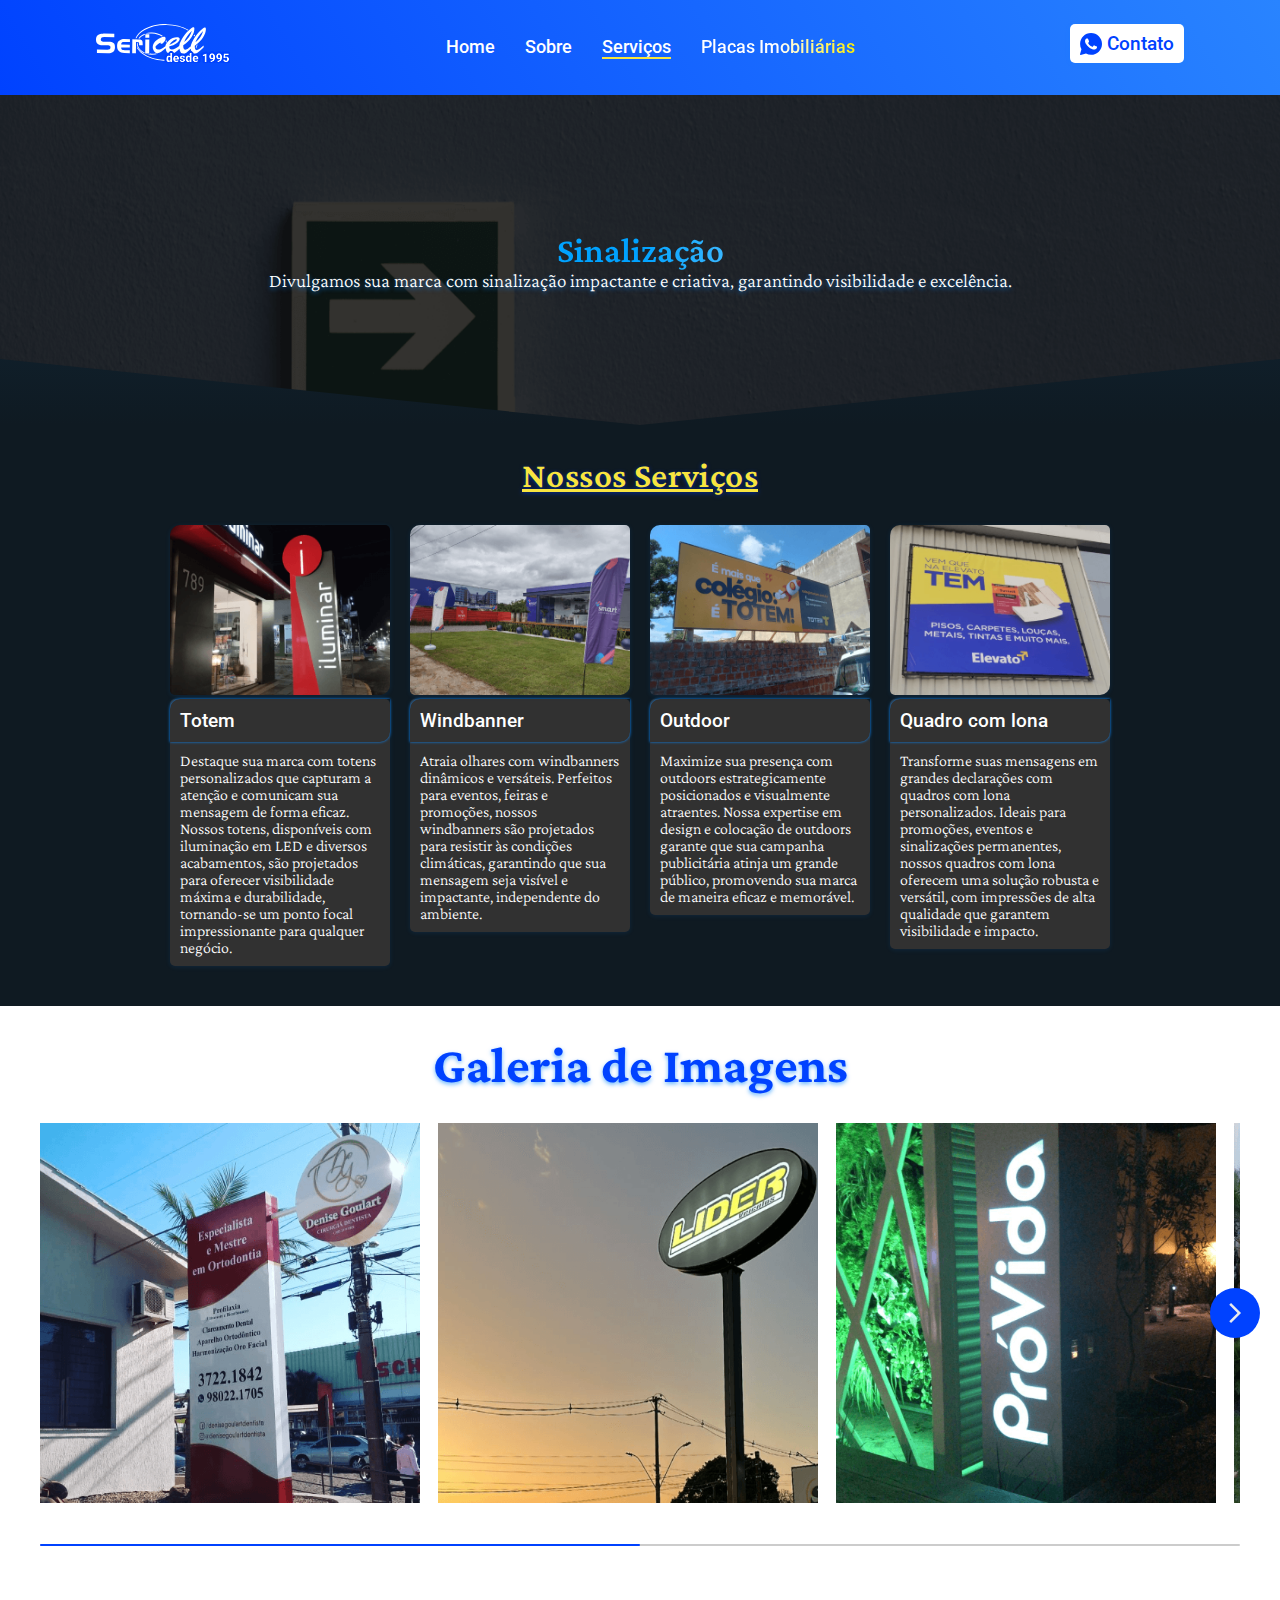
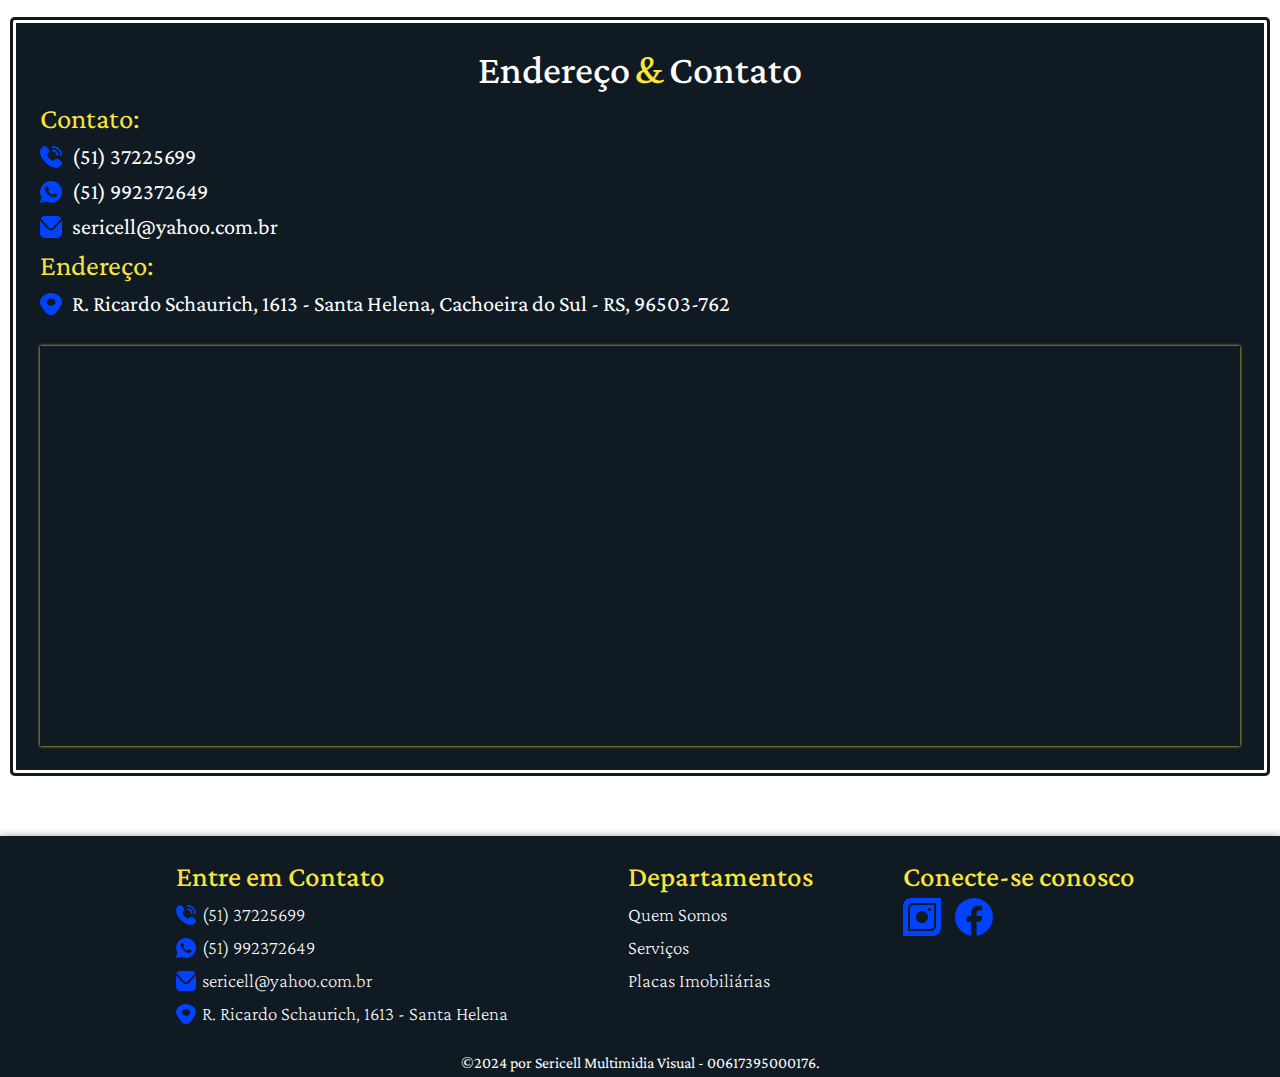
<file: sinalizacao.html>
<!DOCTYPE html>
<html lang="pt-br">

<head>
  <meta charset="UTF-8">
  <meta name="viewport" content="width=device-width, initial-scale=1.0">
  <title>Sericell - Multimidía Visual</title>
  <link rel="preconnect" href="https://fonts.googleapis.com">
  <link rel="preconnect" href="https://fonts.gstatic.com" crossorigin>
  <link href="https://fonts.googleapis.com/css2?family=Roboto:ital,wght@0,100;0,300;0,400;0,500;0,700;0,900;1,100;1,300;1,400;1,500;1,700;1,900&display=swap" rel="stylesheet">
  <!---->
  <link href="https://fonts.googleapis.com/css2?family=Crimson+Pro:ital,wght@0,200..900;1,200..900&family=Roboto&display=swap" rel="stylesheet">
  <!---->
  <link rel="shortcut icon" href="Imagens/icons-header/favicon2.svg" type="image/x-icon">
  <link rel="stylesheet" href="CSS-Index-Sobre/global.min.css">
</head>

<body>
  <header>
    <nav class="nav-bar">
      <div class="logo">
        <h1><a href="index.html"><img src="Imagens/icons-header/logo-header.svg" alt="logo"></a></h1>
      </div>

      <div class="nav-list">
        <ul>
          <li class="nav-item"><a href="index.html" class="nav-link">Home</a></li>
          <li class="nav-item"><a href="sobre.html" class="nav-link">Sobre</a></li>
          <li class="nav-item selecionado dropdown-content"><a href="servicos.html" class="nav-link">Serviços</a>
            <ul class="dropdown">
              <li><a href="arquitetura.html">Metalúrgica</a></li>
              <li><a href="transformacao.html">Transformação Visual</a></li>
              <li class="selecionado"><a href="sinalizacao.html">Sinalização</a></li>
              <li><a href="impressao.html">Impressão</a></li>
              <li><a href="brilho-moderno.html">Brilho Moderno</a></li>
              <li><a href="confeccao.html">Confecção</a></li>
            </ul>
          </li>
          <li class="nav-item"><a href="https://www.placasimobiliarias.com.br/" target="_blank" class="nav-link"><span class="gradiente-animado">Placas Imobiliárias</span></a></li>
        </ul>
      </div>
      <div class="login-button">
        <div class="login-button">
          <a href="https://wa.me/555192372649" target="_blank">
            <button>
              <img src="Imagens/icons-redes/whatsapp.svg" alt="WhatsApp Icon">
              <span>Contato</span>
            </button>
          </a>
        </div>
      </div>

      <div class="mobile-menu-icon">
        <button onclick="menuShow()"><img class="icon" src="Imagens/icons-header/navegacaomenu-icon.svg" alt="icon navegação"></button>
      </div>
    </nav>

    <div class="mobile-menu">
      <ul>
        <li class="nav-item"><a href="index.html" class="nav-link">Home</a></li>
        <li class="nav-item"><a href="sobre.html" class="nav-link">Sobre</a></li>
        <li class="nav-item dropdown-content"><a href="servicos.html" class="nav-link">Serviços</a></li>
        <li class="nav-item dropdown-content"><a href="#" class="nav-link">Mais</a>
          <ul class="dropdown">
            <li><a href="arquitetura.html">Metalúrgica</a></li>
            <li><a href="transformacao.html">Transformação Visual</a></li>
            <li class="selecionado"><a href="sinalizacao.html">Sinalização</a></li>
            <li><a href="impressao.html">Impressão</a></li>
            <li><a href="brilho-moderno.html">Brilho Moderno</a></li>
            <li><a href="confeccao.html">Confecção</a></li>
          </ul>
        </li>
        <li class="nav-item"><a href="https://www.placasimobiliarias.com.br/" target="_blank" class="nav-link"><span class="gradiente-animado">Placas Imobiliárias</span></a></li>
      </ul>
      <div class="login-button">
        <div class="login-button">
          <a href="https://wa.me/555192372649" target="_blank">
            <button>
              <img src="Imagens/icons-redes/whatsapp.svg" alt="WhatsApp Icon">
              <span>Contato</span>
            </button>
          </a>
        </div>
      </div>
    </div>
  </header>

  <main class="background-cor">
    <div class="trabalho-inicio-container background-sinalizacao">
      <div class="trabalho-frase">
        <div>
          <h1>Sinalização</h1>
          <span>Divulgamos sua marca com sinalização impactante e criativa, garantindo visibilidade e excelência.</span>
        </div>
      </div>
    </div>
  </main>

  <section class="background-services-page">
    <div class="container-services-page">
      <h1 class="titulo-services-page">Nossos Serviços</h1>
      <div class="blocos-services">
        <div class="bloco-service">
          <img src="Imagens-sinalizacao/cards/totem.png" alt="Totem">
          <div class="texto-service">
            <h2>Totem</h2>
            <p>Destaque sua marca com totens personalizados que capturam a atenção e comunicam sua mensagem de forma eficaz. Nossos totens, disponíveis com iluminação em LED e diversos acabamentos, são projetados para oferecer visibilidade máxima e durabilidade, tornando-se um ponto focal impressionante para qualquer negócio.</p>
          </div>
        </div>
        <!-- --------- -->
        <div class="bloco-service">
          <img src="Imagens-sinalizacao/cards/windbanner.png" alt="Windbanner">
          <div class="texto-service">
            <h2>Windbanner</h2>
            <p>Atraia olhares com windbanners dinâmicos e versáteis. Perfeitos para eventos, feiras e promoções, nossos windbanners são projetados para resistir às condições climáticas, garantindo que sua mensagem seja visível e impactante, independente do ambiente.</p>
          </div>
        </div>
        <!-- --------- -->
        <div class="bloco-service">
          <img src="Imagens-sinalizacao/cards/outdoor.png" alt="Outdoor">
          <div class="texto-service">
            <h2>Outdoor</h2>
            <p>Maximize sua presença com outdoors estrategicamente posicionados e visualmente atraentes. Nossa expertise em design e colocação de outdoors garante que sua campanha publicitária atinja um grande público, promovendo sua marca de maneira eficaz e memorável.</p>
          </div>
        </div>
        <!-- --------- -->
        <div class="bloco-service">
          <img src="Imagens-sinalizacao/cards/quadro-com-lona.png" alt="Quadro com Lona">
          <div class="texto-service">
            <h2>Quadro com lona</h2>
            <p>Transforme suas mensagens em grandes declarações com quadros com lona personalizados. Ideais para promoções, eventos e sinalizações permanentes, nossos quadros com lona oferecem uma solução robusta e versátil, com impressões de alta qualidade que garantem visibilidade e impacto.</p>
          </div>
        </div>
      </div>
    </div>
  </section>

  <section id="container-galeria">
    <div class="container">
      <div class="titulo-galeria">
        <h1>Galeria de Imagens</h1>
      </div>
      <div class="slider-wrapper">
        <button id="prev-slide" class="slide-button material-symbols-rounded">&#160<svg xmlns="http://www.w3.org/2000/svg" height="24px" viewBox="0 -960 960 960" width="24px" fill="#e8eaed">
            <path d="M400-80 0-480l400-400 71 71-329 329 329 329-71 71Z" />
          </svg></button>
        <div class="image-list">
          <img src="Imagens-sinalizacao/img1.png" alt="img1" class="image-item">
          <img src="Imagens-sinalizacao/img2.png" alt="img2" class="image-item">
          <img src="Imagens-sinalizacao/img3.png" alt="img3" class="image-item">
          <img src="Imagens-sinalizacao/img4.png" alt="img4" class="image-item">
          <img src="Imagens-sinalizacao/img5.png" alt="img5" class="image-item">
          <img src="Imagens-sinalizacao/img6.png" alt="img6" class="image-item">
          <img src="Imagens-sinalizacao/img7.png" alt="img7" class="image-item">
          <img src="Imagens-sinalizacao/img8.png" alt="img8" class="image-item">
          <img src="Imagens-sinalizacao/img9.png" alt="img9" class="image-item">
          <img src="Imagens-sinalizacao/img10.png" alt="img10" class="image-item">
          <img src="Imagens-sinalizacao/img11.png" alt="img11" class="image-item">
          <img src="Imagens-sinalizacao/img12.png" alt="img12" class="image-item">
          <img src="Imagens-sinalizacao/img13.png" alt="img13" class="image-item">
          <img src="Imagens-sinalizacao/img14.png" alt="img14" class="image-item">
          <img src="Imagens-sinalizacao/img15.png" alt="img15" class="image-item">
        </div>
        <button id="next-slide" class="slide-button"><svg xmlns="http://www.w3.org/2000/svg" height="24px" viewBox="0 -960 960 960" width="24px" fill="#e8eaed">
            <path d="m321-80-71-71 329-329-329-329 71-71 400 400L321-80Z" />
          </svg></button>
      </div>
      <div class="slider-scrollbar">
        <div class="scrollbar-track">
          <div class="scrollbar-thumb">

          </div>
        </div>
      </div>
    </div>
  </section>

  <!-- FIM GALERIA -->

  <section class="endereco-contato">
    <div class="container-contato">
      <div>
        <h1 class="contato-titulo">Endereço <span class="span-contato">&</span> Contato</h1>

        <div class="contato-info">
          <h2>Contato:</h2>
          <ul class="lista-contato">
            <li><img src="Imagens/icons-redes/telefone.svg" alt="icon"><a href="tel:+555137225699">(51) 37225699</a></li>
            <li><img src="Imagens/icons-redes/whatsapp.svg" alt="icon"><a href="https://wa.me/555192372649" target="_blank">(51) 992372649</a></li>
            <li><img src="Imagens/icons-redes/Email.svg" alt="icon"><a href="mailto:sericell@yahoo.com.br">sericell@yahoo.com.br</a></li>
          </ul>
        </div>

        <div class="endereco-info">
          <h2>Endereço:</h2>
          <ul class="lista-endereco">
            <li>
              <img src="Imagens/icons-redes/mapa.svg" alt="icon"><a href="https://maps.app.goo.gl/M8uY3YCiCxvRiDvF6" target="_blank" class="mapa-sobre">R. Ricardo Schaurich, 1613 - Santa Helena, Cachoeira do Sul - RS, 96503-762</a>
            </li>
          </ul>

          <div class="mapa">
            <iframe src="https://www.google.com/maps/embed?pb=!1m18!1m12!1m3!1d3454.2588813179614!2d-52.92082466979063!3d-30.02942996922685!2m3!1f0!2f0!3f0!3m2!1i1024!2i768!4f13.1!3m3!1m2!1s0x9504a782ce4010dd%3A0xc772def8573b38a6!2zU2VyaWNlbGwgQ29tdW5pY2HDp8OjbyBWaXN1YWwgZSBTaW5hbGl6YcOnw6Nv!5e0!3m2!1spt-BR!2sbr!4v1713487092978!5m2!1spt-BR!2sbr" style="border:0;" allowfullscreen="" loading="lazy" referrerpolicy="no-referrer-when-downgrade"></iframe>
          </div>
        </div>
  </section>

  <footer class="background-footer">
    <div class="footer-container">
      <div class="footer-sobre">
        <h2 class="text-footer">Entre em Contato</h2>
        <a href="tel:+555137225699">
          <p class="text-somos"><img class="icons-footer" src="Imagens/icons-redes/telefone.svg" alt="">(51) 37225699</p>
        </a>
        <a href="https://wa.me/555192372649">
          <p class="text-somos"><img class="icons-footer" src="Imagens/icons-redes/whatsapp.svg" alt="">(51) 992372649</p>
        </a>
        <a href="mailto:sericell@yahoo.com.br">
          <p class="text-somos"><img class="icons-footer" src="Imagens/icons-redes/Email.svg" alt="">sericell@yahoo.com.br</p>
        </a>
        <a href="https://maps.app.goo.gl/M8uY3YCiCxvRiDvF6" target="_blank">
          <p class="text-somos"><img class="icons-footer" src="Imagens/icons-redes/mapa.svg" alt="">R. Ricardo Schaurich, 1613 - Santa Helena</p>
        </a>
      </div>

      <div class="footer-sobre">
        <h2 class="text-footer">Departamentos</h2>
        <a href="sobre.html">
          <p class="text-somos">Quem Somos</p>
        </a>
        <a href="servicos.html">
          <p class="text-somos">Serviços</p>
        </a>
        <a href="https://www.placasimobiliarias.com.br/" target="_blank">
          <p class="text-somos">Placas Imobiliárias</p>
        </a>
      </div>

      <div class="footer-conect">
        <h2 class="text-footer">Conecte-se conosco</h2>
        <p class="footer-redesocial">
          <a href="https://www.instagram.com/sericellmultimidia?utm_source=ig_web_button_share_sheet&igsh=ZDNlZDc0MzIxNw==" target="_blank"><img src="Imagens/icons-redes/insta.svg" alt="Instagram"></a>
          <a href="https://www.facebook.com/sericell" target="_blank"><img src="Imagens/icons-redes/face.svg" alt="Facebook"></a>
        </p>
      </div>
    </div>

    <span class="footer-span">©2024 por Sericell Multimidia Visual - 00617395000176.</span>
  </footer>

  <script src="script.js" defer></script>
</body>

</html>
</file>
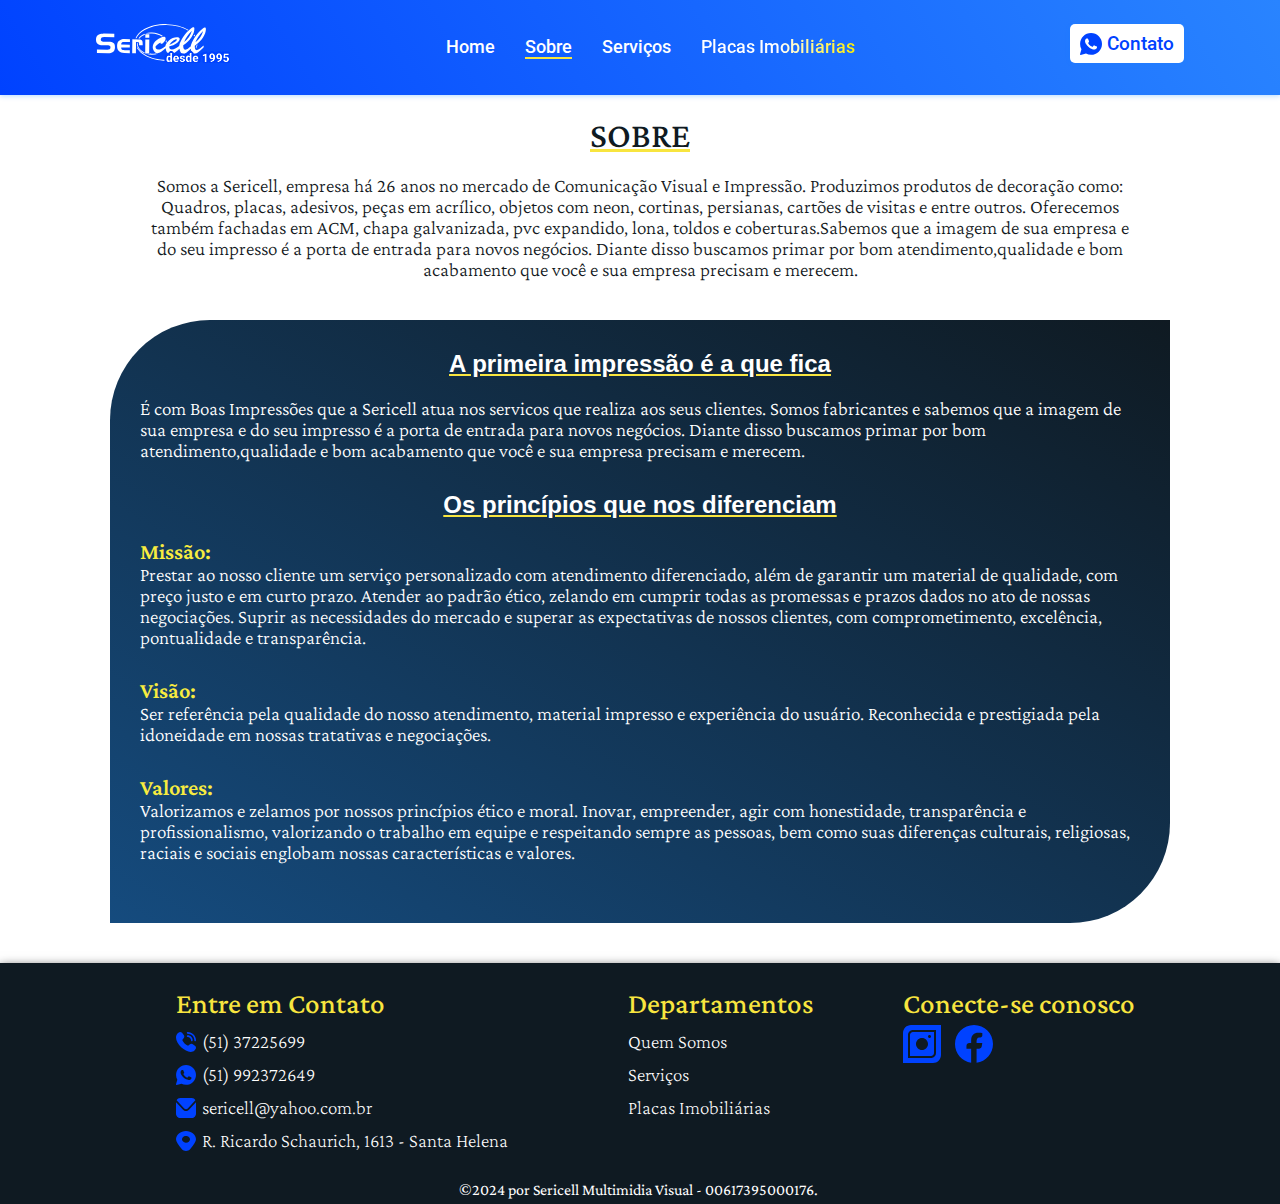
<file: sobre.html>
<!DOCTYPE html>
<html lang="pt-br">

<head>
  <meta charset="UTF-8">
  <meta name="viewport" content="width=device-width, initial-scale=1.0">
  <title>Sericell - Multimidía Visual</title>
  <link rel="preconnect" href="https://fonts.googleapis.com">
  <link rel="preconnect" href="https://fonts.gstatic.com" crossorigin>
  <link href="https://fonts.googleapis.com/css2?family=Roboto:ital,wght@0,100;0,300;0,400;0,500;0,700;0,900;1,100;1,300;1,400;1,500;1,700;1,900&display=swap" rel="stylesheet">
  <!---->
  <link href="https://fonts.googleapis.com/css2?family=Crimson+Pro:ital,wght@0,200..900;1,200..900&family=Roboto&display=swap" rel="stylesheet">
  <!---->
  <link rel="shortcut icon" href="Imagens/icons-header/favicon2.svg" type="image/x-icon">
  <link rel="stylesheet" href="CSS-Index-Sobre/global.min.css">
</head>

<body>
  <header>
    <nav class="nav-bar">
      <div class="logo">
        <h1><a href="index.html"><img src="Imagens/icons-header/logo-header.svg" alt="logo"></a></h1>
      </div>

      <div class="nav-list">
        <ul>
          <li class="nav-item"><a href="index.html" class="nav-link">Home</a></li>
          <li class="nav-item selecionado"><a href="sobre.html" class="nav-link">Sobre</a></li>
          <li class="nav-item dropdown-content"><a href="servicos.html" class="nav-link">Serviços</a>
            <ul class="dropdown">
              <li><a href="arquitetura.html">Metalúrgica</a></li>
              <li><a href="transformacao.html">Transformação Visual</a></li>
              <li><a href="sinalizacao.html">Sinalização</a></li>
              <li><a href="impressao.html">Impressão</a></li>
              <li><a href="brilho-moderno.html">Brilho Moderno</a></li>
              <li><a href="confeccao.html">Confecção</a></li>
            </ul>
          </li>
          <li class="nav-item"><a href="https://www.placasimobiliarias.com.br/" target="_blank" class="nav-link"><span class="gradiente-animado">Placas Imobiliárias</span></a></li>
        </ul>
      </div>
      <div class="login-button">
        <div class="login-button">
          <a href="https://wa.me/555192372649" target="_blank">
            <button>
              <img src="Imagens/icons-redes/whatsapp.svg" alt="WhatsApp Icon">
              <span>Contato</span>
            </button>
          </a>
        </div>
      </div>

      <div class="mobile-menu-icon">
        <button onclick="menuShow()"><img class="icon" src="Imagens/icons-header/navegacaomenu-icon.svg" alt="icon navegação"></button>
      </div>
    </nav>

    <div class="mobile-menu">
      <ul>
        <li class="nav-item"><a href="index.html" class="nav-link">Home</a></li>
        <li class="nav-item selecionado-sobre"><a href="sobre.html" class="nav-link selecionado">Sobre</a></li>
        <li class="nav-item"><a href="servicos.html" class="nav-link">Serviços</a></li>
        <li class="nav-item dropdown-content"><a href="#" class="nav-link">Mais</a>
          <ul class="dropdown">
            <li><a href="arquitetura.html">Metalúrgica</a></li>
            <li><a href="transformacao.html">Transformação Visual</a></li>
            <li><a href="sinalizacao.html">Sinalização</a></li>
            <li><a href="impressao.html">Impressão</a></li>
            <li><a href="brilho-moderno.html">Brilho Moderno</a></li>
            <li><a href="confeccao.html">Confecção</a></li>
          </ul>
        </li>
        <li class="nav-item"><a href="https://www.placasimobiliarias.com.br/" target="_blank" class="nav-link"><span class="gradiente-animado">Placas Imobiliárias</span></a></li>
      </ul>
      <div class="login-button">
        <div class="login-button">
          <a href="https://wa.me/555192372649" target="_blank">
            <button>
              <img src="Imagens/icons-redes/whatsapp.svg" alt="WhatsApp Icon">
              <span>Contato</span>
            </button>
          </a>
        </div>
      </div>
    </div>
  </header>

  <main>
    <div class="container-sobre">
      <h1 class="sobre-titulo">SOBRE</h1>
      <p class="sobre-text">
        Somos a Sericell, empresa há 26 anos no mercado de Comunicação Visual e Impressão. Produzimos produtos de decoração como: Quadros, placas, adesivos, peças em acrílico, objetos com neon, cortinas, persianas, cartões de visitas e entre outros. Oferecemos também fachadas em ACM, chapa galvanizada, pvc expandido, lona, toldos e coberturas.
        ​Sabemos que a imagem de sua empresa e do seu impresso é a porta de entrada para novos negócios. Diante disso buscamos primar por bom atendimento,qualidade e bom acabamento que você e sua empresa precisam e merecem.</p>
    </div>

    <div class="quemsomos-background">
      <h2 class="sobre-subtitulo1">A primeira impressão é a que fica</h2>
      <p class="quemsomos-text text-subtitulo1">
        É com Boas Impressões que a Sericell atua nos servicos que realiza aos seus clientes. Somos fabricantes e sabemos que a imagem de sua empresa e do seu impresso é a porta de entrada para novos negócios. Diante disso buscamos primar por bom atendimento,qualidade e bom acabamento que você e sua empresa precisam e merecem.</p>
      <h2 class="sobre-principio">Os princípios que nos diferenciam</h2>
      <h3 class="sobre-subtitulo2">Missão:</h3>
      <p class="quemsomos-text">Prestar ao nosso cliente um serviço personalizado com atendimento diferenciado, além de garantir um material de qualidade, com preço justo e em curto prazo. Atender ao padrão ético, zelando em cumprir todas as promessas e prazos dados no ato de nossas negociações.
        Suprir as necessidades do mercado e superar as expectativas de nossos clientes, com comprometimento, excelência, pontualidade e transparência.
      </p>
      <h3 class="sobre-subtitulo2">Visão:</h3>
      <p class="quemsomos-text">Ser referência pela qualidade do nosso atendimento, material impresso e experiência do usuário.
        Reconhecida e prestigiada pela idoneidade em nossas tratativas e negociações.
      </p>
      <h3 class="sobre-subtitulo2">Valores:</h3>
      <p class="quemsomos-text">Valorizamos e zelamos por nossos princípios ético e moral.
        Inovar, empreender, agir com honestidade, transparência e profissionalismo, valorizando o trabalho em equipe e respeitando sempre as pessoas, bem como suas diferenças culturais, religiosas, raciais e sociais englobam nossas características e valores.
      </p>
    </div>
    </div>
  </main>

  <footer class="background-footer">
    <div class="footer-container">
      <div class="footer-sobre">
        <h2 class="text-footer">Entre em Contato</h2>
        <a href="tel:+555137225699">
          <p class="text-somos"><img class="icons-footer" src="Imagens/icons-redes/telefone.svg" alt="">(51) 37225699</p>
        </a>
        <a href="https://wa.me/555192372649">
          <p class="text-somos"><img class="icons-footer" src="Imagens/icons-redes/whatsapp.svg" alt="">(51) 992372649</p>
        </a>
        <a href="mailto:sericell@yahoo.com.br">
          <p class="text-somos"><img class="icons-footer" src="Imagens/icons-redes/Email.svg" alt="">sericell@yahoo.com.br</p>
        </a>
        <a href="https://maps.app.goo.gl/M8uY3YCiCxvRiDvF6" target="_blank">
          <p class="text-somos"><img class="icons-footer" src="Imagens/icons-redes/mapa.svg" alt="">R. Ricardo Schaurich, 1613 - Santa Helena</p>
        </a>
      </div>

      <div class="footer-sobre">
        <h2 class="text-footer">Departamentos</h2>
        <a href="sobre.html">
          <p class="text-somos">Quem Somos</p>
        </a>
        <a href="servicos.html">
          <p class="text-somos">Serviços</p>
        </a>
        <a href="https://www.placasimobiliarias.com.br/" target="_blank">
          <p class="text-somos">Placas Imobiliárias</p>
        </a>
      </div>

      <div class="footer-conect">
        <h2 class="text-footer">Conecte-se conosco</h2>
        <p class="footer-redesocial">
          <a href="https://www.instagram.com/sericellmultimidia?utm_source=ig_web_button_share_sheet&igsh=ZDNlZDc0MzIxNw==" target="_blank"><img src="Imagens/icons-redes/insta.svg" alt="Instagram"></a>
          <a href="https://www.facebook.com/sericell" target="_blank"><img src="Imagens/icons-redes/face.svg" alt="Facebook"></a>
        </p>
      </div>
    </div>

    <span class="footer-span">©2024 por Sericell Multimidia Visual - 00617395000176. </span>
  </footer>
  <script src="script.js"></script>
</body>

</html>
</file>
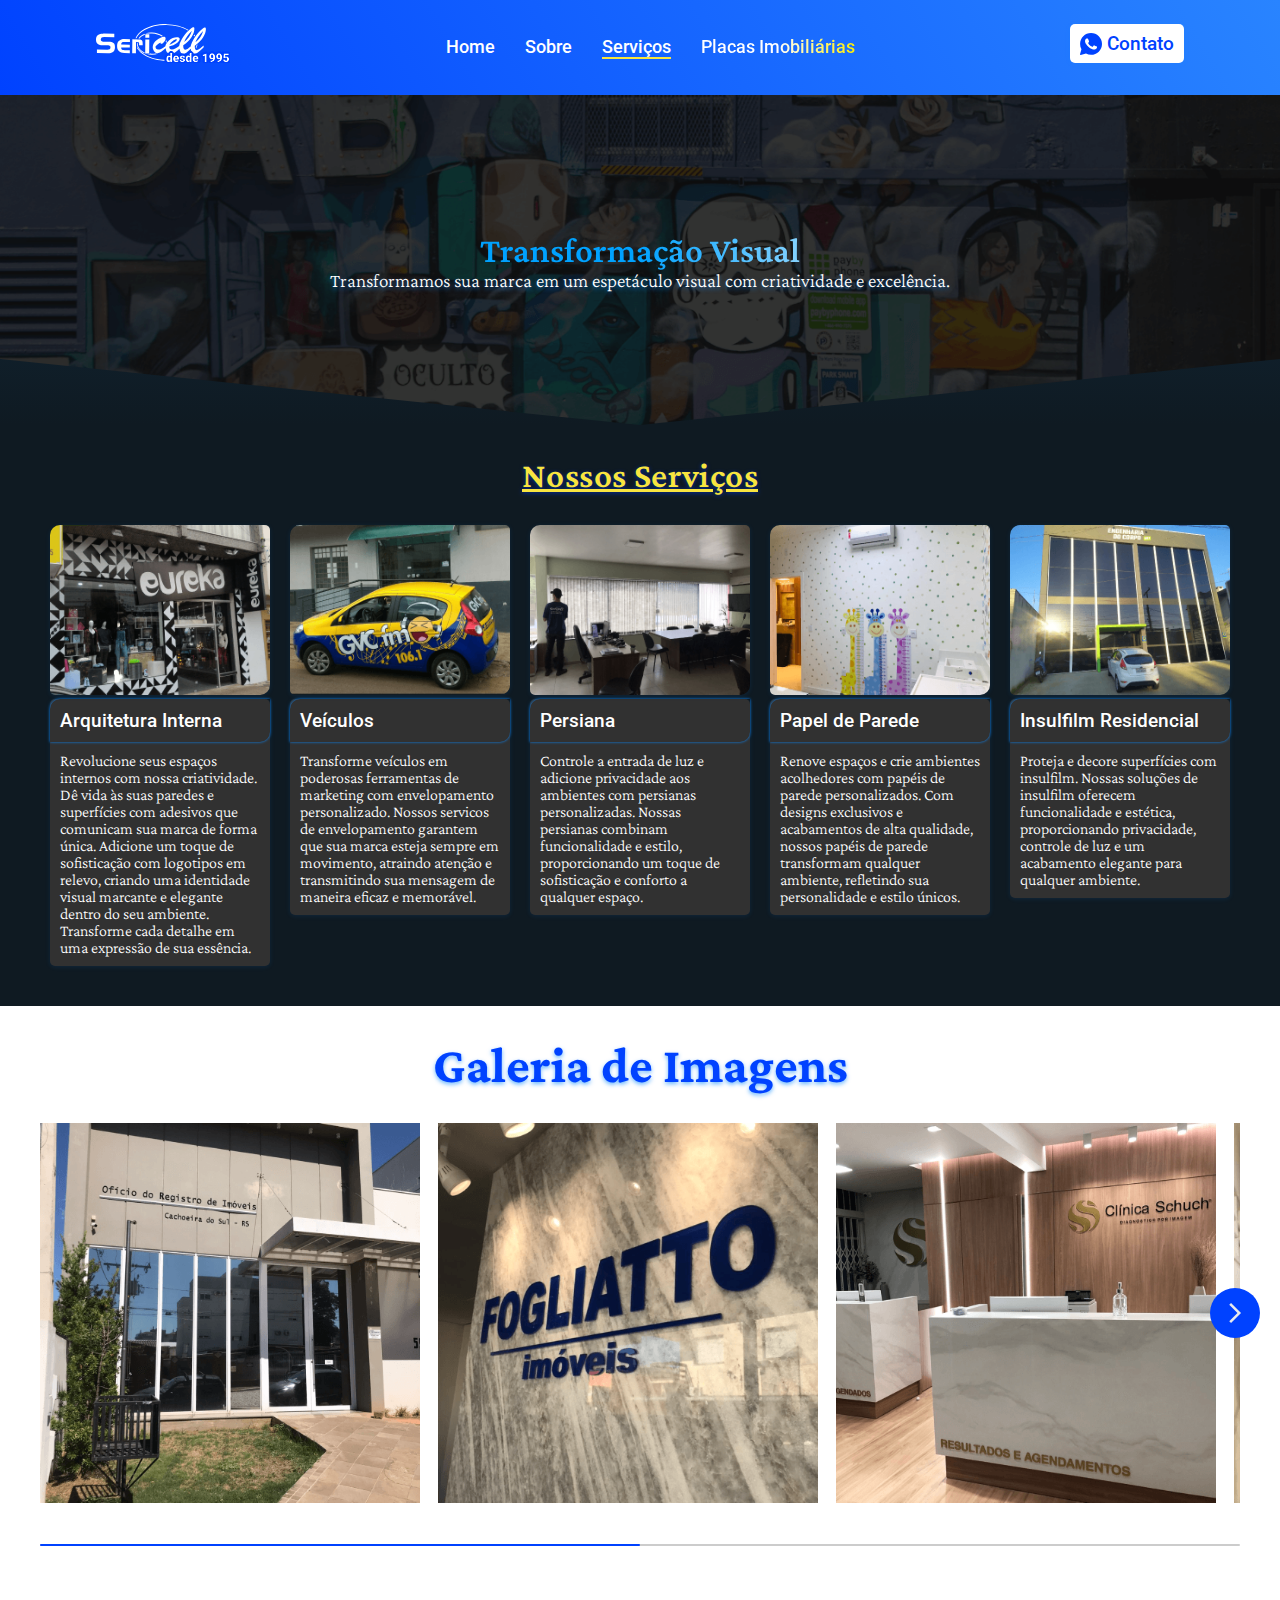
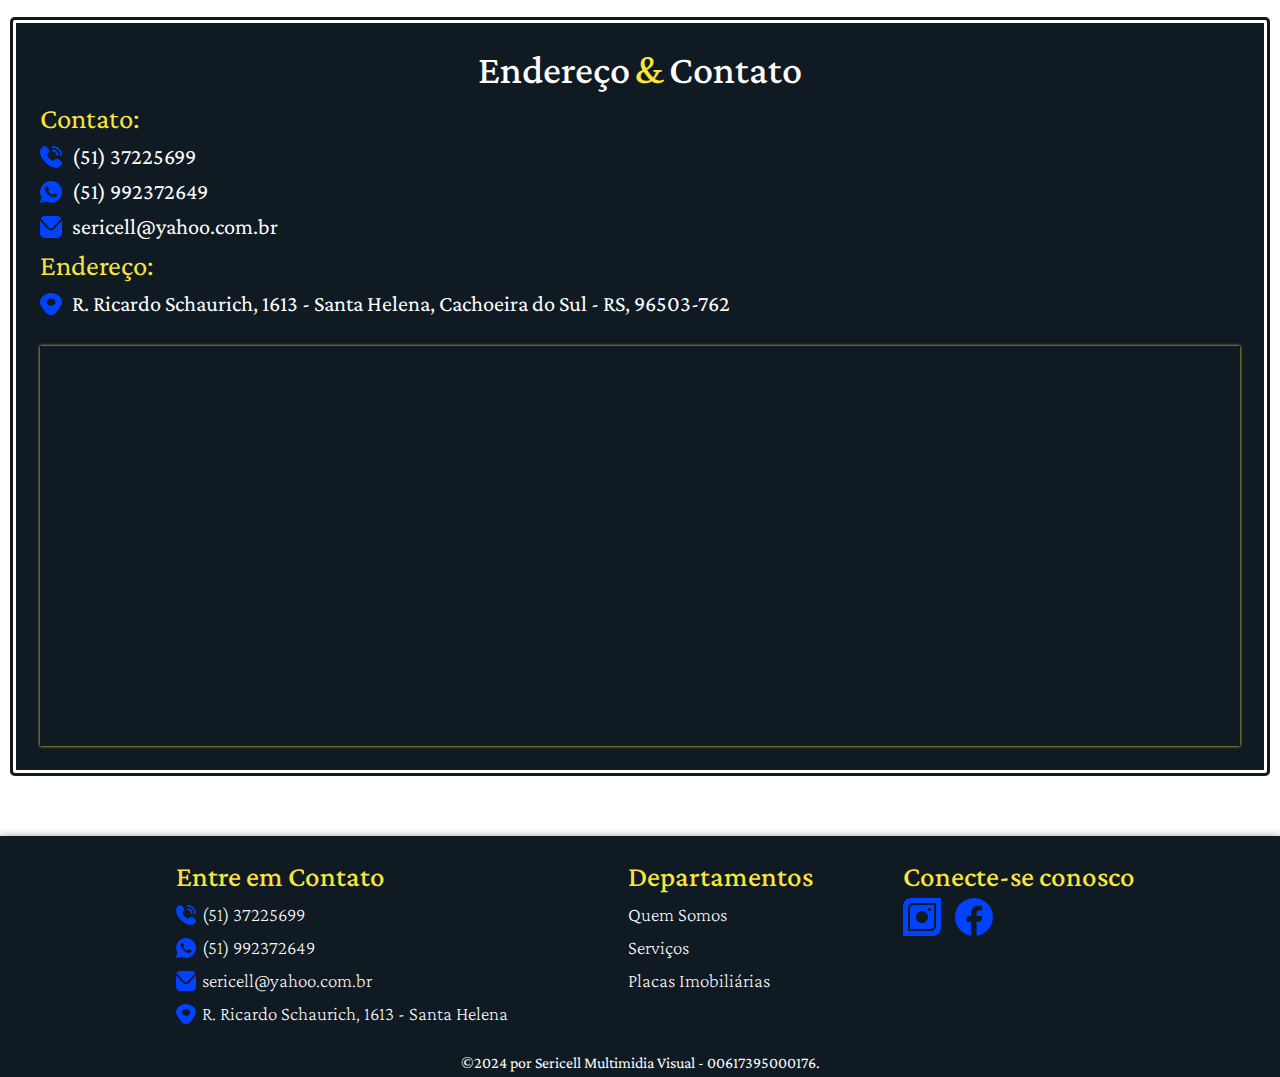
<file: transformacao.html>
<!DOCTYPE html>
<html lang="pt-br">

<head>
  <meta charset="UTF-8">
  <meta name="viewport" content="width=device-width, initial-scale=1.0">
  <title>Sericell - Multimidía Visual</title>
  <link rel="preconnect" href="https://fonts.googleapis.com">
  <link rel="preconnect" href="https://fonts.gstatic.com" crossorigin>
  <link href="https://fonts.googleapis.com/css2?family=Roboto:ital,wght@0,100;0,300;0,400;0,500;0,700;0,900;1,100;1,300;1,400;1,500;1,700;1,900&display=swap" rel="stylesheet">
  <!---->
  <link href="https://fonts.googleapis.com/css2?family=Crimson+Pro:ital,wght@0,200..900;1,200..900&family=Roboto&display=swap" rel="stylesheet">
  <!---->
  <link rel="shortcut icon" href="Imagens/icons-header/favicon2.svg" type="image/x-icon">
  <link rel="stylesheet" href="CSS-Index-Sobre/global.min.css">
</head>

<body>
  <header>
    <nav class="nav-bar">
      <div class="logo">
        <h1><a href="index.html"><img src="Imagens/icons-header/logo-header.svg" alt="logo"></a></h1>
      </div>

      <div class="nav-list">
        <ul>
          <li class="nav-item"><a href="index.html" class="nav-link">Home</a></li>
          <li class="nav-item"><a href="sobre.html" class="nav-link">Sobre</a></li>
          <li class="nav-item selecionado dropdown-content"><a href="servicos.html" class="nav-link">Serviços</a>
            <ul class="dropdown">
              <li><a href="arquitetura.html">Metalúrgica</a></li>
              <li class="selecionado"><a href="transformacao.html">Transformação Visual</a></li>
              <li><a href="sinalizacao.html">Sinalização</a></li>
              <li><a href="impressao.html">Impressão</a></li>
              <li><a href="brilho-moderno.html">Brilho Moderno</a></li>
              <li><a href="confeccao.html">Confecção</a></li>
            </ul>
          </li>
          <li class="nav-item"><a href="https://www.placasimobiliarias.com.br/" target="_blank" class="nav-link"><span class="gradiente-animado">Placas Imobiliárias</span></a></li>
        </ul>
      </div>
      <div class="login-button">
        <div class="login-button">
          <a href="https://wa.me/555192372649" target="_blank">
            <button>
              <img src="Imagens/icons-redes/whatsapp.svg" alt="WhatsApp Icon">
              <span>Contato</span>
            </button>
          </a>
        </div>
      </div>

      <div class="mobile-menu-icon">
        <button onclick="menuShow()"><img class="icon" src="Imagens/icons-header/navegacaomenu-icon.svg" alt="icon navegação"></button>
      </div>
    </nav>

    <div class="mobile-menu">
      <ul>
        <li class="nav-item"><a href="index.html" class="nav-link">Home</a></li>
        <li class="nav-item"><a href="sobre.html" class="nav-link">Sobre</a></li>
        <li class="nav-item dropdown-content"><a href="servicos.html" class="nav-link">Serviços</a></li>
        <li class="nav-item dropdown-content"><a href="#" class="nav-link">Mais</a>
          <ul class="dropdown">
            <li><a href="arquitetura.html">Metalúrgica</a></li>
            <li class="selecionado"><a href="transformacao.html">Transformação Visual</a></li>
            <li><a href="sinalizacao.html">Sinalização</a></li>
            <li><a href="impressao.html">Impressão</a></li>
            <li><a href="brilho-moderno.html">Brilho Moderno</a></li>
            <li><a href="confeccao.html">Confecção</a></li>
          </ul>
        </li>
        <li class="nav-item"><a href="https://www.placasimobiliarias.com.br/" target="_blank" class="nav-link"><span class="gradiente-animado">Placas Imobiliárias</span></a></li>
      </ul>
      <div class="login-button">
        <div class="login-button">
          <a href="https://wa.me/555192372649" target="_blank">
            <button>
              <img src="Imagens/icons-redes/whatsapp.svg" alt="WhatsApp Icon">
              <span>Contato</span>
            </button>
          </a>
        </div>
      </div>
    </div>
  </header>

  <main class="background-cor">
    <div class="trabalho-inicio-container background-transfor">
      <div class="trabalho-frase">
        <div>
          <h1>Transformação Visual</h1>
          <span>Transformamos sua marca em um espetáculo visual com criatividade e excelência.</span>
        </div>
      </div>
    </div>
  </main>

  <section class="background-services-page">
    <div class="container-services-page">
      <h1 class="titulo-services-page">Nossos Serviços</h1>
      <div class="blocos-services">
        <div class="bloco-service">
          <img src="Imagens-transformacao/cards/adesivagem.png" alt="Arquitetura Interna">
          <div class="texto-service">
            <h2>Arquitetura Interna</h2>
            <p>Revolucione seus espaços internos com nossa criatividade. Dê vida às suas paredes e superfícies com adesivos que comunicam sua marca de forma única. Adicione um toque de sofisticação com logotipos em relevo, criando uma identidade visual marcante e elegante dentro do seu ambiente. Transforme cada detalhe em uma expressão de sua essência.</p>
          </div>
        </div>
        <!-- --------- -->
        <div class="bloco-service">
          <img src="Imagens-transformacao/cards/veiculos.png" alt="Veiculos">
          <div class="texto-service">
            <h2>Veículos</h2>
            <p>Transforme veículos em poderosas ferramentas de marketing com envelopamento personalizado. Nossos servicos de envelopamento garantem que sua marca esteja sempre em movimento, atraindo atenção e transmitindo sua mensagem de maneira eficaz e memorável.</p>
          </div>
        </div>
        <!-- --------- -->
        <div class="bloco-service">
          <img src="Imagens-transformacao/cards/cortinas.png" alt="Persianas">
          <div class="texto-service">
            <h2>Persiana</h2>
            <p>Controle a entrada de luz e adicione privacidade aos ambientes com persianas personalizadas. Nossas persianas combinam funcionalidade e estilo, proporcionando um toque de sofisticação e conforto a qualquer espaço.</p>
          </div>
        </div>
        <!-- --------- -->
        <div class="bloco-service">
          <img src="Imagens-transformacao/cards/papel de parede.png" alt="Papel de paredes">
          <div class="texto-service">
            <h2>Papel de Parede</h2>
            <p>Renove espaços e crie ambientes acolhedores com papéis de parede personalizados. Com designs exclusivos e acabamentos de alta qualidade, nossos papéis de parede transformam qualquer ambiente, refletindo sua personalidade e estilo únicos.</p>
          </div>
        </div>
        <!-- --------- -->
        <div class="bloco-service">
          <img src="Imagens-transformacao/cards/pelicula.png" alt="Insufilm Residencial">
          <div class="texto-service">
            <h2>Insulfilm Residencial</h2>
            <p>Proteja e decore superfícies com insulfilm. Nossas soluções de insulfilm oferecem funcionalidade e estética, proporcionando privacidade, controle de luz e um acabamento elegante para qualquer ambiente.</p>
          </div>
        </div>
      </div>
    </div>
  </section>

  <section id="container-galeria">
    <div class="container">
      <div class="titulo-galeria">
        <h1>Galeria de Imagens</h1>
      </div>
      <div class="slider-wrapper">
        <button id="prev-slide" class="slide-button material-symbols-rounded">&#160<svg xmlns="http://www.w3.org/2000/svg" height="24px" viewBox="0 -960 960 960" width="24px" fill="#e8eaed">
            <path d="M400-80 0-480l400-400 71 71-329 329 329 329-71 71Z" />
          </svg></button>
        <div class="image-list">
          <img src="Imagens-transformacao/img1.png" alt="img1" class="image-item">
          <img src="Imagens-transformacao/img14.png" alt="img2" class="image-item">
          <img src="Imagens-transformacao/img3.png" alt="img3" class="image-item">
          <img src="Imagens-transformacao/img2.png" alt="img4" class="image-item">
          <img src="Imagens-transformacao/img6.png" alt="img5" class="image-item">
          <img src="Imagens-transformacao/img8.png" alt="img6" class="image-item">
          <img src="Imagens-transformacao/img4.png" alt="img7" class="image-item">
          <img src="Imagens-transformacao/img5.png" alt="img8" class="image-item">
          <img src="Imagens-transformacao/img15.png" alt="img9" class="image-item">
          <img src="Imagens-transformacao/img9.png" alt="img10" class="image-item">
          <img src="Imagens-transformacao/img10.png" alt="img11" class="image-item">
          <img src="Imagens-transformacao/img11.png" alt="img12" class="image-item">
          <img src="Imagens-transformacao/img12.png" alt="img13" class="image-item">
          <img src="Imagens-transformacao/img13.png" alt="img14" class="image-item">
          <img src="Imagens-transformacao/img7.png" alt="img15" class="image-item">
        </div>
        <button id="next-slide" class="slide-button"><svg xmlns="http://www.w3.org/2000/svg" height="24px" viewBox="0 -960 960 960" width="24px" fill="#e8eaed">
            <path d="m321-80-71-71 329-329-329-329 71-71 400 400L321-80Z" />
          </svg></button>
      </div>
      <div class="slider-scrollbar">
        <div class="scrollbar-track">
          <div class="scrollbar-thumb">

          </div>
        </div>
      </div>
    </div>
  </section>

  <!-- FIM GALERIA -->

  <section class="endereco-contato">
    <div class="container-contato">
      <div>
        <h1 class="contato-titulo">Endereço <span class="span-contato">&</span> Contato</h1>

        <div class="contato-info">
          <h2>Contato:</h2>
          <ul class="lista-contato">
            <li><img src="Imagens/icons-redes/telefone.svg" alt="icon"><a href="tel:+555137225699">(51) 37225699</a></li>
            <li><img src="Imagens/icons-redes/whatsapp.svg" alt="icon"><a href="https://wa.me/555192372649" target="_blank">(51) 992372649</a></li>
            <li><img src="Imagens/icons-redes/Email.svg" alt="icon"><a href="mailto:sericell@yahoo.com.br">sericell@yahoo.com.br</a></li>
          </ul>
        </div>

        <div class="endereco-info">
          <h2>Endereço:</h2>
          <ul class="lista-endereco">
            <li>
              <img src="Imagens/icons-redes/mapa.svg" alt="icon"><a href="https://maps.app.goo.gl/M8uY3YCiCxvRiDvF6" target="_blank" class="mapa-sobre">R. Ricardo Schaurich, 1613 - Santa Helena, Cachoeira do Sul - RS, 96503-762</a>
            </li>
          </ul>

          <div class="mapa">
            <iframe src="https://www.google.com/maps/embed?pb=!1m18!1m12!1m3!1d3454.2588813179614!2d-52.92082466979063!3d-30.02942996922685!2m3!1f0!2f0!3f0!3m2!1i1024!2i768!4f13.1!3m3!1m2!1s0x9504a782ce4010dd%3A0xc772def8573b38a6!2zU2VyaWNlbGwgQ29tdW5pY2HDp8OjbyBWaXN1YWwgZSBTaW5hbGl6YcOnw6Nv!5e0!3m2!1spt-BR!2sbr!4v1713487092978!5m2!1spt-BR!2sbr" style="border:0;" allowfullscreen="" loading="lazy" referrerpolicy="no-referrer-when-downgrade"></iframe>
          </div>
        </div>
  </section>

  <footer class="background-footer">
    <div class="footer-container">
      <div class="footer-sobre">
        <h2 class="text-footer">Entre em Contato</h2>
        <a href="tel:+555137225699">
          <p class="text-somos"><img class="icons-footer" src="Imagens/icons-redes/telefone.svg" alt="">(51) 37225699</p>
        </a>
        <a href="https://wa.me/555192372649">
          <p class="text-somos"><img class="icons-footer" src="Imagens/icons-redes/whatsapp.svg" alt="">(51) 992372649</p>
        </a>
        <a href="mailto:sericell@yahoo.com.br">
          <p class="text-somos"><img class="icons-footer" src="Imagens/icons-redes/Email.svg" alt="">sericell@yahoo.com.br</p>
        </a>
        <a href="https://maps.app.goo.gl/M8uY3YCiCxvRiDvF6" target="_blank">
          <p class="text-somos"><img class="icons-footer" src="Imagens/icons-redes/mapa.svg" alt="">R. Ricardo Schaurich, 1613 - Santa Helena</p>
        </a>
      </div>

      <div class="footer-sobre">
        <h2 class="text-footer">Departamentos</h2>
        <a href="sobre.html">
          <p class="text-somos">Quem Somos</p>
        </a>
        <a href="servicos.html">
          <p class="text-somos">Serviços</p>
        </a>
        <a href="https://www.placasimobiliarias.com.br/" target="_blank">
          <p class="text-somos">Placas Imobiliárias</p>
        </a>
      </div>

      <div class="footer-conect">
        <h2 class="text-footer">Conecte-se conosco</h2>
        <p class="footer-redesocial">
          <a href="https://www.instagram.com/sericellmultimidia?utm_source=ig_web_button_share_sheet&igsh=ZDNlZDc0MzIxNw==" target="_blank"><img src="Imagens/icons-redes/insta.svg" alt="Instagram"></a>
          <a href="https://www.facebook.com/sericell" target="_blank"><img src="Imagens/icons-redes/face.svg" alt="Facebook"></a>
        </p>
      </div>
    </div>
    <span class="footer-span">©2024 por Sericell Multimidia Visual - 00617395000176.</span>
  </footer>
  <script src="script.js" defer></script>
</body>

</html>
</file>
<file: CSS-Index-Sobre/global.min.css>
header{background:#0042ff;background:linear-gradient(59deg,#0042ff 0,#2984ff 100%);box-shadow:0 1px 5px 0 #0d8aff4f;font-family:Roboto,sans-serif;font-weight:500;font-style:normal}.dropdown-content{z-index:1000}.dropdown-content ul{background:#101518;border-radius:5px}.dropdown-content ul li{display:inline-block;position:relative}.dropdown-content ul li a{display:block;padding:10px;border-radius:5px;color:#fff;text-decoration:none;background:#101518;text-align:center;font-size:.9rem;margin-top:5px}.dropdown-content ul li a:hover{color:#f8e53f}ul li ul.dropdown li{display:block}ul li ul.dropdown{position:absolute;z-index:999;display:none}ul li:hover ul.dropdown{display:block}.nav-bar{display:flex;justify-content:space-between;padding:1.5rem 6rem}.logo{display:flex;align-items:center}.nav-list{display:flex;align-items:center}.nav-list ul{display:flex;justify-content:center;list-style:none}.nav-item{margin:0 15px}.nav-link{text-decoration:none;font-size:1.15rem;color:#fff}.login-button button{display:inline-flex;align-items:center;font-family:Roboto,sans-serif;font-weight:500;font-style:normal;border:none;box-shadow:0 1px 5px 0 #0d8aff1e;background:#f8e53f;background:linear-gradient(189deg,#fff 0,#fff 20%,#fff 100%);padding:8px 10px;border-radius:5px;cursor:pointer}.login-button button:hover{transform:translateY(-5px);transition:all .5s}.login-button button span{text-decoration:none;margin:0 0 0 5px;color:#0042ff;font-weight:500;font-size:1.2rem}.login-button img{width:22px;height:22px}nav ul li:hover{transform:translateY(-5px);transition:all .5s}.mobile-menu-icon{display:none}.mobile-menu{display:none}.selecionado{border-bottom:2px solid #f8e53f}.gradiente-animado{background-image:linear-gradient(to right,#fff 0,#fff 25%,#fe0 50%,#fe0 75%,#fe0 0,#fff 100%,#fff 75%,#fe0 50%,#fe0 25%,#fe0 0);background-size:200% 100%;color:transparent;background-clip:text;-webkit-background-clip:text;animation:animateGradient 10s linear infinite}@keyframes animateGradient{0%{background-position:0 50%}100%{background-position:200% 50%}}@media screen and (max-width:900px){.nav-bar{padding:1.2rem 1.2rem}.nav-item{display:none}.logo img{justify-content:space-between;padding:0;width:100px}.login-button{display:none}.mobile-menu-icon{display:block}.mobile-menu-icon button{background-color:transparent;border:none;cursor:pointer}.mobile-menu ul{display:flex;flex-direction:column;text-align:center;padding-bottom:1rem}.mobile-menu .nav-item{display:block;padding-top:1.2rem}.mobile-menu .login-button{display:block;padding:1rem 2rem}.mobile-menu .login-button button{align-items:center;justify-content:center}.mobile-menu .login-button button{width:100%}.open{display:block}}@media screen and (max-width:450px){.nav-bar{padding:.8rem .8rem}.logo img{justify-content:space-between;padding:0;width:80px}.icon{width:36px;height:36px}}section.slider{margin:0 auto;width:100%;height:auto;padding:0!important;overflow:hidden}.description{position:absolute;bottom:20px;left:50%;transform:translateX(-50%);text-align:center}.description p{margin:0;background-color:rgba(0,0,0,.705);border-radius:5px;color:#fff;padding:10px;font-family:"Crimson Pro",serif;font-weight:300;font-size:1.1rem;text-align:center}.description button{margin-top:10px;padding:5px 10px;border:none;background:#0042ff;background:linear-gradient(-189deg,#0042ff 0,#2984ff 100%);box-shadow:2px 2px 5px 1px #a5d3ff21;cursor:pointer;border-radius:5px;transition:background-color .3s;font-family:"Crimson Pro",serif;font-weight:300;font-size:1.1rem}.description button:hover{transform:translateY(-5px);transition:all .5s}.description button a{color:#fff}.description button:hover{background-color:#03c}.slider-content{width:500%;height:auto;display:flex}.img-mobile,.slider-content input{display:none}.slide-box{width:20%;height:auto;position:relative;text-align:center;transition:1s}.slide-box img{width:100%}.nav-auto,.nav-manual{position:absolute;width:100%;margin-top:35%;display:flex;justify-content:center}.nav-auto div,.nav-manual .manual-btn{border:1px solid #0042ff;padding:10px;border-radius:50%;cursor:pointer;transition:.2s}.nav-auto div:not(:last-child),.nav-manual .manual-btn:not(:last-child){margin-right:10px}.nav-manual .manual-btn:hover{background-color:#0042ff}#radio1:checked~.nav-auto .auto-btn1,#radio2:checked~.nav-auto .auto-btn2,#radio3:checked~.nav-auto .auto-btn3,#radio4:checked~.nav-auto .auto-btn4,#radio5:checked~.nav-auto .auto-btn5{background-color:#0042ff}#radio1:checked~.primeiro{margin-left:0}#radio2:checked~.primeiro{margin-left:-20%}#radio3:checked~.primeiro{margin-left:-40%}#radio4:checked~.primeiro{margin-left:-60%}#radio5:checked~.primeiro{margin-left:-80%}@media screen and (max-width:900px){.img-desktop{display:none}.img-mobile{display:block}.nav-auto,.nav-manual{margin-top:52%}.nav-auto div,.nav-manual .manual-btn{padding:8px}.description{bottom:20px;left:50%;transform:translateX(-50%);text-align:center}.description p{padding:5px;font-weight:300;font-size:1rem}.description button{font-weight:300;font-size:1rem}}@media screen and (max-width:600px){.description{bottom:10px;left:50%;transform:translateX(-50%);text-align:center}.description p{padding:5px;font-weight:300;font-size:.6rem}.description button{font-weight:300;font-size:.6rem}}@media screen and (max-width:400px){.nav-auto div,.nav-manual .manual-btn{padding:6px}}.container-cards{max-width:auto;margin:0 auto;display:flex;justify-content:center;margin-top:140px}.card-destaque{width:300px;height:auto;background-color:#fff;box-shadow:0 2px 5px 1px #cacaca44;border-radius:10px;display:inline-block;margin-top:-40px;position:relative;text-align:center;justify-content:center;padding:2px;margin-bottom:40px}.card{width:300px;height:auto;background-color:#fff;box-shadow:0 2px 5px 1px #cacaca44;border-radius:10px;display:inline-block;margin:30px;position:relative}.numero-card{font-family:Roboto,sans-serif;font-weight:500;font-style:normal;color:#0f1a22;font-size:30px;width:50px;height:50px;line-height:50px;position:absolute;top:-25px;left:50%;transform:translateX(-50%)}.conteudo-p{padding:30px;font-family:"Crimson Pro",serif;text-align:center;color:#485056;font-size:1.1rem}.conteudo-card{padding-top:30px}.conteudo-card img{width:140px;height:140px;display:block;margin:0 auto 0}.card-texto01{font-family:Roboto,sans-serif;font-weight:500;font-size:1.4rem;font-style:normal;color:#0f1a22;text-align:center;width:100%;margin-bottom:30px}@media (max-width:750px){.container-cards{margin-top:150px}.card-destaque{width:250px;margin:10px 0 0 0;margin-top:-30px;margin-bottom:20px}.card{width:250px;margin:10px 20px 0 20px}.numero-card{font-size:24px}.conteudo-p{padding:20px 6px;font-weight:400;font-size:.8rem}.conteudo-card{padding-top:20px}.conteudo-card img{width:80px;height:80px;margin:0 auto 0}.card-texto01{font-weight:300;font-size:.9rem;margin-bottom:18px}}@media (max-width:550px){.container-cards{max-width:auto;margin:0 auto;display:flex;flex-direction:column;align-items:center;margin-top:80px;margin-bottom:-10px}.card,.card-destaque{width:280px;height:auto;display:inline-block;position:relative;text-align:center;justify-content:center;padding:2px;margin:0 auto 30px}.conteudo-p{font-size:.9rem;font-weight:300}.card-texto01{font-weight:300;font-size:1.2rem;margin-bottom:18px}}.servicos-container{font-family:"Crimson Pro",serif;text-align:center;max-width:1200px;margin:auto;padding:20px}.servicos-grupo{display:flex;justify-content:space-between}.titulo-servicos{color:#0f1a22;font-size:2.8rem;font-weight:500}.detalhe-titulo-index{font-family:"Crimson Pro",serif;font-size:2.5rem;font-weight:500;color:#f8e53f}.servico{width:calc(50% - 20px)}.metalurgica-serv{display:flex;justify-content:center;align-items:center}.servico .subtitulo{margin-top:30px;text-align:left}.subtitulo{font-family:"Crimson Pro",serif;font-optical-sizing:auto;font-weight:600;font-size:1.6rem;text-shadow:0 1px 4px #0d8aff62;text-decoration:none;color:#0042ff;transition:.4s}.subtitulo:hover{color:#0dc7ff;font-size:1.7rem}.info-servico{font-family:"Crimson Pro",serif;font-optical-sizing:auto;font-weight:400;font-style:normal;color:#564848;font-size:1.2rem}.servico .conteudo{display:flex;align-items:center}.servico .info-servico{margin-bottom:10px;text-align:left}.servico .icone{width:100px;margin-left:10px;vertical-align:middle}.servico .info{display:block;color:#919697;font-family:"Crimson Pro",serif;font-weight:300;font-style:italic;font-size:1.1rem;margin-top:-8px;text-align:left}.servico h2 a{text-decoration:none}.section-button{display:flex;justify-content:center;padding:30px}.botao-1{background:#0042ff;background:linear-gradient(-189deg,#0042ff 0,#2984ff 100%);cursor:pointer;box-shadow:2px 2px 5px 1px #a5d3ff5d}.botao-1 span{color:#f8e53f}.botao-2{background:#0042ff;background:linear-gradient(-189deg,#0042ff 0,#2984ff 100%);cursor:pointer;box-shadow:2px 2px 5px 1px #a5d3ff5d}.botao-2 span{color:#f8e53f}.servicos-button button{display:inline-flex;align-items:center;align-content:center;font-family:Roboto,cursive;border:none;box-shadow:2px 2px 5px 1px #58a7f15d;padding:12px 40px;border-radius:5px;margin-right:30px}.servicos-button button:hover{transform:translateY(-5px);transition:all .5s}.servicos-button button span{text-decoration:none;font-weight:500;font-size:1.6rem;margin:0 0 0 5px}.servicos-button img{width:26px;height:26px}.led{background:#0042ff;background:linear-gradient(-189deg,#0042ff 0,#2984ff 100%);box-shadow:0 1px 5px 0 #0d8aff4f;margin:30px 0 60px 0;display:flex;justify-content:center}.frase-led{color:#fff;padding:30px 30px;max-width:1000px;text-align:center;font-family:Roboto,serif;font-size:1.6rem;font-weight:400}@media (max-width:785px){.servicos-container{justify-content:center;align-items:center;margin:auto;margin-top:10px}.servicos-container h1{padding:10px;border-radius:5px}.servicos-grupo{display:flex;flex-direction:column;align-items:center;justify-content:center}.servico{width:calc(100% - 30px)}.servico .subtitulo{margin-top:20px;margin-bottom:10px;text-align:left}.servico .icone{width:100px}.botao-2 span{color:#fff}.servicos-button{margin-bottom:14px}.servicos-button button span{font-size:1.4rem;margin:0 0 0 5px}.servicos-button img{width:22px;height:22px}.led{margin:0 0 50px 0;display:flex;justify-content:center}.frase-led{padding:28px 28px}}@media (max-width:550px){.led{margin:0 0 50px 0;display:flex;justify-content:center}.frase-led{padding:22px 22px;font-size:1rem}.titulo-servicos{font-size:2.2rem}.detalhe-titulo-index{font-size:1.8rem}.servicos-button button span{font-size:1.2rem}.servicos-button img{width:1.2rem;height:1.2rem}.servicos-button button{padding:12px 26px;margin-bottom:14px}.detalhe-titulo-index{font-size:1.8rem}}.brilho-moderno{display:flex;justify-content:center;max-width:1000px;margin:0 auto;background-color:#fff;border-radius:10px}.brilho-text{padding:10px 30px;background-color:#fff;box-shadow:0 2px 5px 1px #cacaca44;border-radius:5px}.titulo-brilho{font-family:"Crimson Pro",serif;font-weight:600;font-style:normal;font-size:2rem;color:#13191d}.moderno-text{color:#0042ff;font-size:2.4rem}.text-brilho{margin:10px 0 12px 0;max-width:800px;color:#13191d;font-family:"Crimson Pro",serif;font-weight:300;font-size:1.4rem}.brilho-moderno img{max-width:100%;height:auto}.info-brilho{margin:30px 0;color:#13191d;font-family:"Crimson Pro",serif;font-weight:300;font-style:italic;font-size:1.2rem;color:#919697}.brilho-button button{display:inline-flex;align-items:center;align-content:center;font-family:Roboto,sans-serif;font-weight:500;border:none;box-shadow:0 1px 5px 0 #0d8aff2d;padding:12px 20px;border-radius:5px;margin-right:20px;margin-top:30px}.brilho-button button:hover{transform:translateY(-5px);transition:all .5s}.brilho-button button span{text-decoration:none;font-size:1.4rem;margin:0 0 0 5px}.brilho-button img{width:22px;height:22px}.imobilaria{display:flex;justify-content:center;padding:60px}.imobilaria-container{display:flex;background-color:#fff;box-shadow:0 2px 5px 1px #cacaca44;max-width:700px;padding:30px;color:#13191d}.imobilaria-text{font-family:"Crimson Pro",serif;font-optical-sizing:auto;font-weight:400;font-style:normal;font-size:22px}.imobilaria-button button{align-items:center;align-content:center;font-family:Roboto,sans-serif;font-weight:500;border:none;box-shadow:0 1px 5px 0 #0d8aff57;padding:16px 44px;border-radius:5px}.imobilaria-button button a{text-decoration:none;font-size:2rem}@media (max-width:950px){.titulo-brilho{font-size:1.8rem}.moderno-text{font-size:2rem}.text-brilho{font-size:1.2rem}.brilho-moderno img{max-width:100%;height:auto}.info-brilho{font-size:1.1rem}.brilho-button button span{font-size:1.3rem}.brilho-button img{width:22px;height:22px}}@media (max-width:820px){.titulo-brilho{font-size:1.4rem}.moderno-text{font-size:1.6rem}.text-brilho{font-size:16px}.info-brilho{font-size:16px}.brilho-button button span{font-size:1rem}.brilho-button button{margin-right:16px;margin-top:16px}}@media (max-width:700px){.brilho-img img{content:url("../Imagens/icons-universal/LED-CORES-MOBILE.png")}.brilho-moderno{display:flex;justify-content:center;flex-direction:column;align-items:center;padding:0 30px 0 30px;margin:0 auto;background-color:#fff;border-radius:10px}.brilho-img img{max-width:100%;height:auto}.text-brilho{max-width:360px}.imobilaria-container{padding:20px}.imobilaria-text{font-size:18px}.imobilaria-img img{width:200px;height:200px;max-width:auto;height:auto}}@media (max-width:660px){.imobilaria-container{flex-direction:column-reverse;justify-content:flex-start;padding:20px}.imobilaria-img img{justify-content:flex-start;margin-bottom:20px;width:160px;height:160px;max-width:auto;height:auto}}.background-footer{background-color:#0f1a22;box-shadow:0 3px 10px #464646;margin:0 auto}.footer-container{display:flex;justify-content:center;padding:1.5rem 6rem}.footer-sobre{margin:0 60px}.text-footer{color:#f8e53f;margin-right:30px;font-family:"Crimson Pro",serif;font-optical-sizing:auto;font-weight:500;font-size:1.8rem}.text-somos{display:flex;align-items:center;font-family:"Crimson Pro",serif;font-optical-sizing:auto;font-weight:100;font-size:1.2rem;margin-top:12px;color:#fff}p a img{padding:6px 0 6px;margin-right:10px;width:38px;height:38px}.text-somos img{margin-right:6px}.icons-footer{display:flex;justify-content:center;align-items:center;width:20px;height:20px;margin-right:6px}.footer-span{display:flex;padding:6px;justify-content:center;color:#fff;font-family:"Crimson Pro",serif;font-optical-sizing:auto;font-weight:400;font-size:1rem}@media (max-width:820px){.footer-sobre{margin:0 20px}.text-footer{margin-right:10px;font-size:1.6rem}.text-somos{font-size:1rem;margin-top:12px}.text-somos img{width:16px;height:16px}}@media (max-width:560px){.footer-container{padding:1rem 2rem}.footer-sobre{margin:0 4px}.text-footer{margin-right:4px;font-size:1.4rem}.text-somos{font-size:1rem;margin-top:12px}.text-somos img{width:14px;height:14px}p a img{width:24px;height:24px}.footer-span{padding:4px;font-size:.8rem}}@media (max-width:460px){.footer-container{display:flex;flex-direction:column;align-items:center;padding:.8rem .6rem}.footer-conect,.footer-sobre{display:flex;flex-direction:column;align-items:center;text-align:center;margin:6px}.footer-span{padding:2px;font-size:.6rem}}.container-sobre{max-width:1000px;margin:0 auto;border-radius:10px}.sobre-titulo{display:flex;align-items:center;color:#0f1a22;justify-content:center;margin:20px;font-family:"Crimson Pro",serif;font-size:2.2rem;font-optical-sizing:auto;font-weight:500;text-decoration:underline;text-decoration-color:#F8E53F}.sobre-text{display:flex;text-align:center;align-items:center;justify-content:center;color:#13191d;margin-bottom:40px;font-family:"Crimson Pro",serif;font-size:1.2rem;font-optical-sizing:auto;font-weight:300}.span-contato{color:#f8e53f;margin:0 5px 0 5px}.quemsomos-background{background:linear-gradient(to top right,#154b7e,#0f1a22);margin:0 auto;padding:30px;max-width:1000px;border-radius:100px 0 100px 0;margin-bottom:40px}.quemsomos-titulo{display:flex;align-items:center;color:#fff;margin-bottom:20px;justify-content:center;font-family:"Crimson Pro",serif;font-size:2.2rem;font-optical-sizing:auto;font-weight:500;text-decoration:underline;text-decoration-color:#F8E53F}.sobre-subtitulo1{display:flex;justify-content:center;color:#fff;margin-bottom:20px;text-decoration:underline;text-decoration-color:#F8E53F}.sobre-principio{display:flex;justify-content:center;color:#fff;margin-bottom:20px;text-decoration:underline;text-decoration-color:#F8E53F}.quemsomos-text{display:flex;text-align:left;align-items:center;justify-content:center;color:#fff;margin-bottom:30px;font-family:"Crimson Pro",serif;font-size:1.2rem;font-optical-sizing:auto;font-weight:300}.sobre-subtitulo2{display:flex;text-align:left;color:#f8ec3f;font-family:"Crimson Pro",serif;font-size:1.4rem;font-optical-sizing:auto;font-weight:600}.endereco-contato{display:flex;justify-content:center}.container-contato{background:#0f1a22;box-shadow:inset 0 0 0 3px #13191d,inset 0 0 0 6px #fff;width:1200px;border-radius:5px;padding:30px;margin-bottom:60px}.contato-titulo{display:flex;justify-content:center;text-align:center;align-items:center;font-family:"Crimson Pro",serif;font-size:2.5rem;font-optical-sizing:auto;font-weight:500;color:#fff}.contato-info h2,.endereco-info h2{display:flex;align-items:flex-start;margin-bottom:10px;color:#f8e53f;font-family:"Crimson Pro",serif;font-size:1.8rem;font-optical-sizing:auto;font-weight:400;margin-top:10px}.endereco-info ul,.lista-contato ul{margin:0;padding:0;list-style:none}.lista-contato li a{color:#fff;list-style:none}.endereco-info li a{color:#fff;list-style:none}.endereco-info li,.lista-contato li{display:flex;align-items:center;list-style:none;font-family:"Crimson Pro",serif;font-size:1.4rem;font-optical-sizing:auto;font-weight:400;margin-bottom:10px}.lista-contato li img,.lista-endereco li img{margin-right:10px;width:22px;height:22px}.mapa iframe{display:flex;justify-content:center;align-items:center;border:5px 10px red;margin-top:30px;width:100%;height:400px;box-shadow:0 0 3px #f8e53f}@media (max-width:440px){.contato-titulo{font-size:1.6rem}.contato-info h2,.endereco-info h2{margin-top:6px;font-size:1.2rem}.endereco-info li,.lista-contato li{font-size:1rem}.lista-contato li img,.lista-endereco li img{margin-right:10px;width:18px;height:22px}}.services-img{position:relative;display:flex;align-items:center;height:50vh;box-shadow:0 4px 8px rgba(27,20,20,.3);margin-bottom:30px;overflow:hidden}@keyframes slideInFromLeft{from{transform:translateX(-100%);opacity:0}to{transform:translateX(0);opacity:1}}.services-img img{position:absolute;width:100%;height:100%;z-index:-1}.services-index{background-color:#13191dd3;max-width:700px;padding:30px;z-index:-1;opacity:0;animation:slideInFromLeft 1s forwards}.services-index h2{font-family:"Crimson Pro",serif;font-size:3rem;font-weight:500;color:#fff;z-index:-1}.detalhe-titulo-servicos{font-size:2.4rem;font-weight:500;color:#f8e53f}.text-titulo{font-family:"Crimson Pro",serif;font-weight:200;font-style:normal;font-size:1.2rem;color:#fff;z-index:-1}@media (max-width:852px){.services-index{max-width:500px}.services-index h2{font-size:2.4rem}.detalhe-titulo-servicos{font-size:1.8rem}.text-titulo{font-size:1rem}.services-img{height:40vh}}@media (max-width:550px){.services-index{max-width:400px}.services-index h2{font-size:1.8rem}.detalhe-titulo-servicos{font-size:1.4rem}.text-titulo{font-size:.9rem}.services-index{padding:26px}}.content-frase-page{display:flex;align-items:center;justify-content:space-between;max-width:800px;margin:0 auto;background-color:#f9f9f9;padding:30px;border-radius:10px;box-shadow:0 0 10px rgba(0,0,0,.1);position:relative;margin-bottom:30px}.content-frase-page::before{content:"";position:absolute;top:-2px;left:-2px;right:-2px;bottom:-2px;border:2px solid transparent;border-radius:2px;animation:changeColor 5s linear infinite}@keyframes changeColor{0%{border-color:#0f1b242a}20%{border-color:#0d8aff36}40%{border-color:#f8e63f3d}60%{border-color:#0d8aff2f}80%{border-color:#f8e63f28}100%{border-color:#0f1b242d}}.content-frase-page img{width:120px;height:120px;margin-left:30px}.titulo-frase-servicos{font-family:"Crimson Pro",serif;font-weight:300;font-size:1.1rem;color:#0f1a22;margin-bottom:10px;text-align:left}h1 a{text-decoration:none;color:#396dfc;transition:color .4s,font-size 1s}h1 a:hover{color:#0dc7ff;font-size:1.1em}.servicos-info-card2{display:flex;margin:0 auto;background-color:#0f1a22}.titulo-servico-info2{font-family:"Crimson Pro",serif;font-weight:600;font-style:normal;font-size:1.3rem;text-shadow:0 1px 4px #0d8aff62}.textp-servico-info2{margin:10px 0 12px 0;color:#fff;font-family:"Crimson Pro",serif;font-weight:400;font-size:1.1rem;max-width:600px}.servicos-info-card,.servicos-info-card2{display:flex;align-items:center;justify-content:center;margin:0 auto}.servicos-info-card{display:flex;margin:0 auto;margin-bottom:-4px}.titulo-servico-info{font-family:"Crimson Pro",serif;font-weight:600;font-style:normal;font-size:1.6rem;text-shadow:0 1px 4px #0d8aff62}.textp-servico-info{margin:10px 0 12px 0;color:#0f1a22;font-family:"Crimson Pro",serif;font-weight:400;font-size:1.1rem;max-width:600px}.text-servico-info{flex:2;padding:30px;order:2}.servico-info-img{flex:1;order:2;max-width:100%;height:auto;overflow:hidden;direction:rt1}.servico-info-img2{flex:1;order:2;max-width:100%;height:auto;overflow:hidden;direction:rt2}.servico-info-img img{height:400px}.servico-info-img2 img{height:400px}.porque-titulo{display:flex;align-items:center;justify-content:center;margin-top:40px;margin-bottom:20px;font-family:Roboto,cursive;font-weight:500;font-style:normal;font-size:2rem;color:#0042ff;text-shadow:0 2px 4px #0d8aff9d}.porque-container{display:flex;width:1000px;margin:0 auto;margin-bottom:40px}.porque-subcontainer{text-align:center}.porque-subcontainer img{width:120px;height:120px}.porque-subcontainer h2{font-family:"Crimson Pro",serif;font-style:normal;font-weight:600;font-size:1.2rem;margin-top:20px;color:#0f1a22}.porque-subcontainer p{font-family:"Crimson Pro",serif;font-weight:400;font-size:1rem;margin:8px 30px 0 30px;color:#485056}@media (max-width:1500px){.text-servico-info{flex:1;padding:30px;order:2}}@media (max-width:1050px){.porque-container{width:800px}.porque-subcontainer img{width:100px;height:100px}.porque-subcontainer h2{font-weight:400;font-size:1rem;margin-top:20px}.porque-subcontainer p{font-weight:400;font-size:.8rem;margin:8px 20px 0 20px}}@media screen and (max-width:810px){.servicos-info-card,.servicos-info-card2{flex-direction:column-reverse}.servico-info-img,.servico-info-img2{order:2}.text-servico-info,.text-servico-info2{order:1}.servico-info-img{overflow:auto}.servico-info-img2{overflow:auto}.servico-info-img img{height:340px}.servico-info-img2 img{height:340px}.textp-servico-info,.textp-servico-info2{font-size:1rem}.porque-container{flex-wrap:wrap;justify-content:center}.porque-subcontainer{width:50%;text-align:center}.porque-container{width:470px}.porque-subcontainer p{margin-bottom:20px}}@media (max-width:480px){.content-frase-page img{width:120px;height:120px;margin-left:30px;margin-top:-180px}.servico-info-img img{height:280px}.servico-info-img2 img{height:280px}.porque-subcontainer{width:100%}.porque-container{width:300px}.porque-titulo{font-size:1.6rem}}.background-cor{background:linear-gradient(to bottom,#123046,#0f1a22)}.trabalho-inicio-container{display:flex;justify-content:center;align-items:center;height:270px;padding:30px;max-width:auto;background-size:cover;background-repeat:no-repeat;clip-path:polygon(0 0,100% 0,100% 80%,50% 100%,0 80%)}.background-arquitetura{background-image:url(../Imagens-arquitetura/fundo-arquitetura.png)}.background-transfor{background-image:url(../Imagens-transformacao/fundo-transform.png)}.background-sinalizacao{background-image:url(../Imagens-sinalizacao/fundo-index.png)}.background-impressao{background-image:url(../Imagens-impressao/impressao-background.png)}.background-brilho{background-image:url(../Imagens-brilhomoderno/background-brilho.png)}.background-confeccao{background-image:url(../Imagens-confeccao/confeccao.png)}.trabalho-frase{display:flex;justify-content:center;align-items:center}.trabalho-frase h1{text-align:center;font-family:"Crimson Pro",serif;font-size:2.2rem;font-weight:600;background-image:linear-gradient(to right,#00a2ff 0,#00a2ff 25%,#fff 50%,#fff 75%,#fff 0,#00a2ff 100%,#00a2ff 75%,#fff 50%,#f7f7f7 25%,#fff 0);background-size:200% 100%;color:transparent;background-clip:text;-webkit-background-clip:text;animation:animateGradient 4s linear infinite}.trabalho-frase span{text-align:center;font-family:"Crimson Pro",serif;font-size:1.2rem;font-weight:300;color:#fff;text-shadow:0 2px 4px #0d8aff9d}.background-services-page{background:#0f1a22}.container-services-page{max-width:1200px;margin:auto;padding:30px}.titulo-services-page{font-family:"Crimson Pro",serif;font-weight:600;font-optical-sizing:auto;color:#f8e53f;font-size:2.2rem;letter-spacing:.4px;display:flex;justify-content:center;text-align:center;margin-bottom:20px;text-decoration:underline;text-shadow:0 1px 4px #002ca7}.blocos-services{display:flex;flex-wrap:wrap;justify-content:center}.bloco-service{margin:10px}.bloco-service img{width:220px;height:170px;border-radius:10px 5px 10px 5px;box-shadow:0 1px 5px 0 #0d8aff1e}.texto-service{max-width:220px;background-color:#313131;box-shadow:0 1px 5px 0 #0d8aff1e;border-radius:5px}.blocos-services-brilho{animation:neon 2s ease-in-out infinite alternate}.blocos-services-brilho h2{animation:neon 2s ease-in-out infinite alternate}@keyframes neon{0%{box-shadow:0 0 3px rgba(248,229,63,.8)}50%{box-shadow:0 0 5px rgba(13,139,255,.8)}100%{box-shadow:0 0 3px rgba(15,26,34,.8)}}.text-brilhomoderno-serv{max-width:300px}.bloco-service-brilho img{width:300px;height:200px}.texto-service h2{padding:10px;font-family:Roboto,cursive;font-weight:500;font-style:normal;font-size:1.2rem;box-shadow:0 0 3px 0 #0d8aff;border-radius:10px 0 10px 0;color:#fff}.texto-service p{padding:10px;font-family:"Crimson Pro",serif;font-optical-sizing:auto;font-size:1rem;font-weight:300;border-radius:10px 0 10px 0;color:#fff}@media (max-width:852px){.trabalho-frase{max-width:500px}.trabalho-inicio-container{height:40vh}.trabalho-inicio-container{height:220px}}@media (max-width:550px){.trabalho-frase{max-width:400px}.trabalho-inicio-container{clip-path:polygon(0 0,100% 0,100% 90%,50% 100%,0 90%)}.trabalho-frase h1{font-size:1.8rem}.bloco-service img{width:300px;height:200px}.texto-service{max-width:300px}.trabalho-frase span{display:flex;text-align:center;justify-content:center;font-size:1rem}}.titulo-galeria{display:flex;justify-content:center;align-items:center;margin:0 auto;font-family:"Crimson Pro",serif;font-weight:600;font-size:1.6rem;color:#0042ff;text-shadow:0 2px 4px #0d8aff9d;margin:30px}#container-galeria{display:flex;align-items:center;justify-content:center;min-height:500px;background:#fff;color:#0f1a22}.container{max-width:1200px;width:95%;margin-bottom:60px}.slider-wrapper{position:relative}.slider-wrapper .slide-button{position:absolute;top:50%;height:50px;width:50px;color:#fff;border:none;outline:0;background:#0042ff;font-size:2.2rem;cursor:pointer;border-radius:50%;transform:translateY(-50%)}.slider-wrapper .slide-button:hover{background:#517ae9}.slider-wrapper .slide-button#prev-slide{left:-20px;display:none}.slider-wrapper .slide-button#next-slide{right:-20px}.slider-wrapper .image-list{display:grid;gap:18px;font-size:0;overflow-x:auto;margin-bottom:30px;scrollbar-width:none;grid-template-columns:repeat(15,1fr)}.slider-wrapper .image-list::-webkit-scrollbar{display:none}.slider-wrapper .image-list .image-item{width:380px;height:380px;object-fit:cover}.container .slider-scrollbar{height:24px;width:100%;display:flex;align-items:center}.slider-scrollbar .scrollbar-track{height:2px;width:100%;background:#ccc;position:relative;border-radius:4px}.slider-scrollbar:hover .scrollbar-track{height:6px}.slider-scrollbar .scrollbar-thumb{position:absolute;height:100%;width:50%;background:#0042ff;border-radius:inherit;cursor:grab}.slider-scrollbar .scrollbar-track:active{cursor:grabbing;height:8px;top:-2px}.slider-scrollbar .scrollbar-thumb::after{content:"";position:absolute;left:0;right:0;top:-10px;bottom:-10px}@media (max-width:1023px){.slider-wrapper .slide-button{display:none!important}.slider-wrapper .image-list{gap:10px;margin-bottom:15px}.slider-wrapper .image-list .image-item{width:300px;height:300px}.slider-scrollbar .scrollbar-thumb{width:20%}}@media (max-width:420px){.titulo-galeria{font-size:1.3rem}}*{padding:0;margin:0}body{margin:0;font-family:Arial,Helvetica,sans-serif}blockquote,dd,h1,h2,h3,h4,p,ul{margin:0}ul{padding:0;list-style:none}a{text-decoration:none}
</file>
